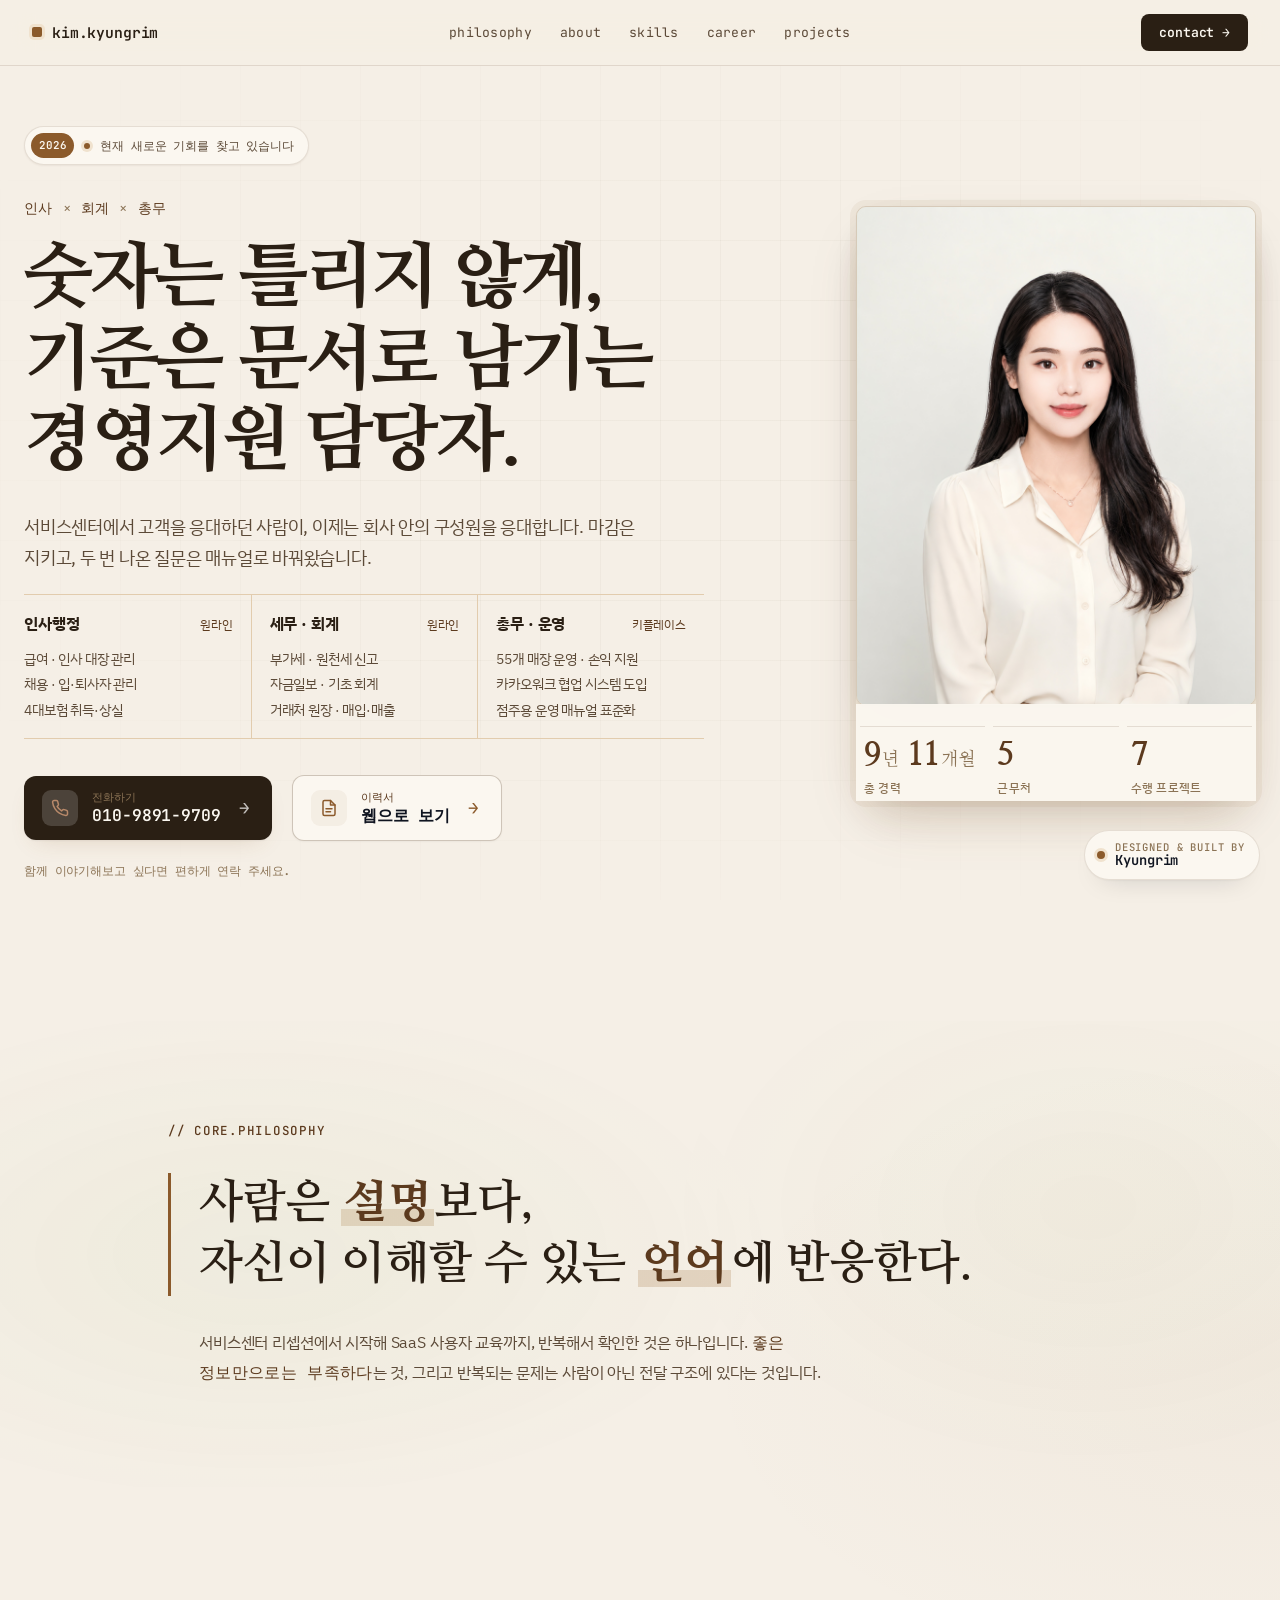
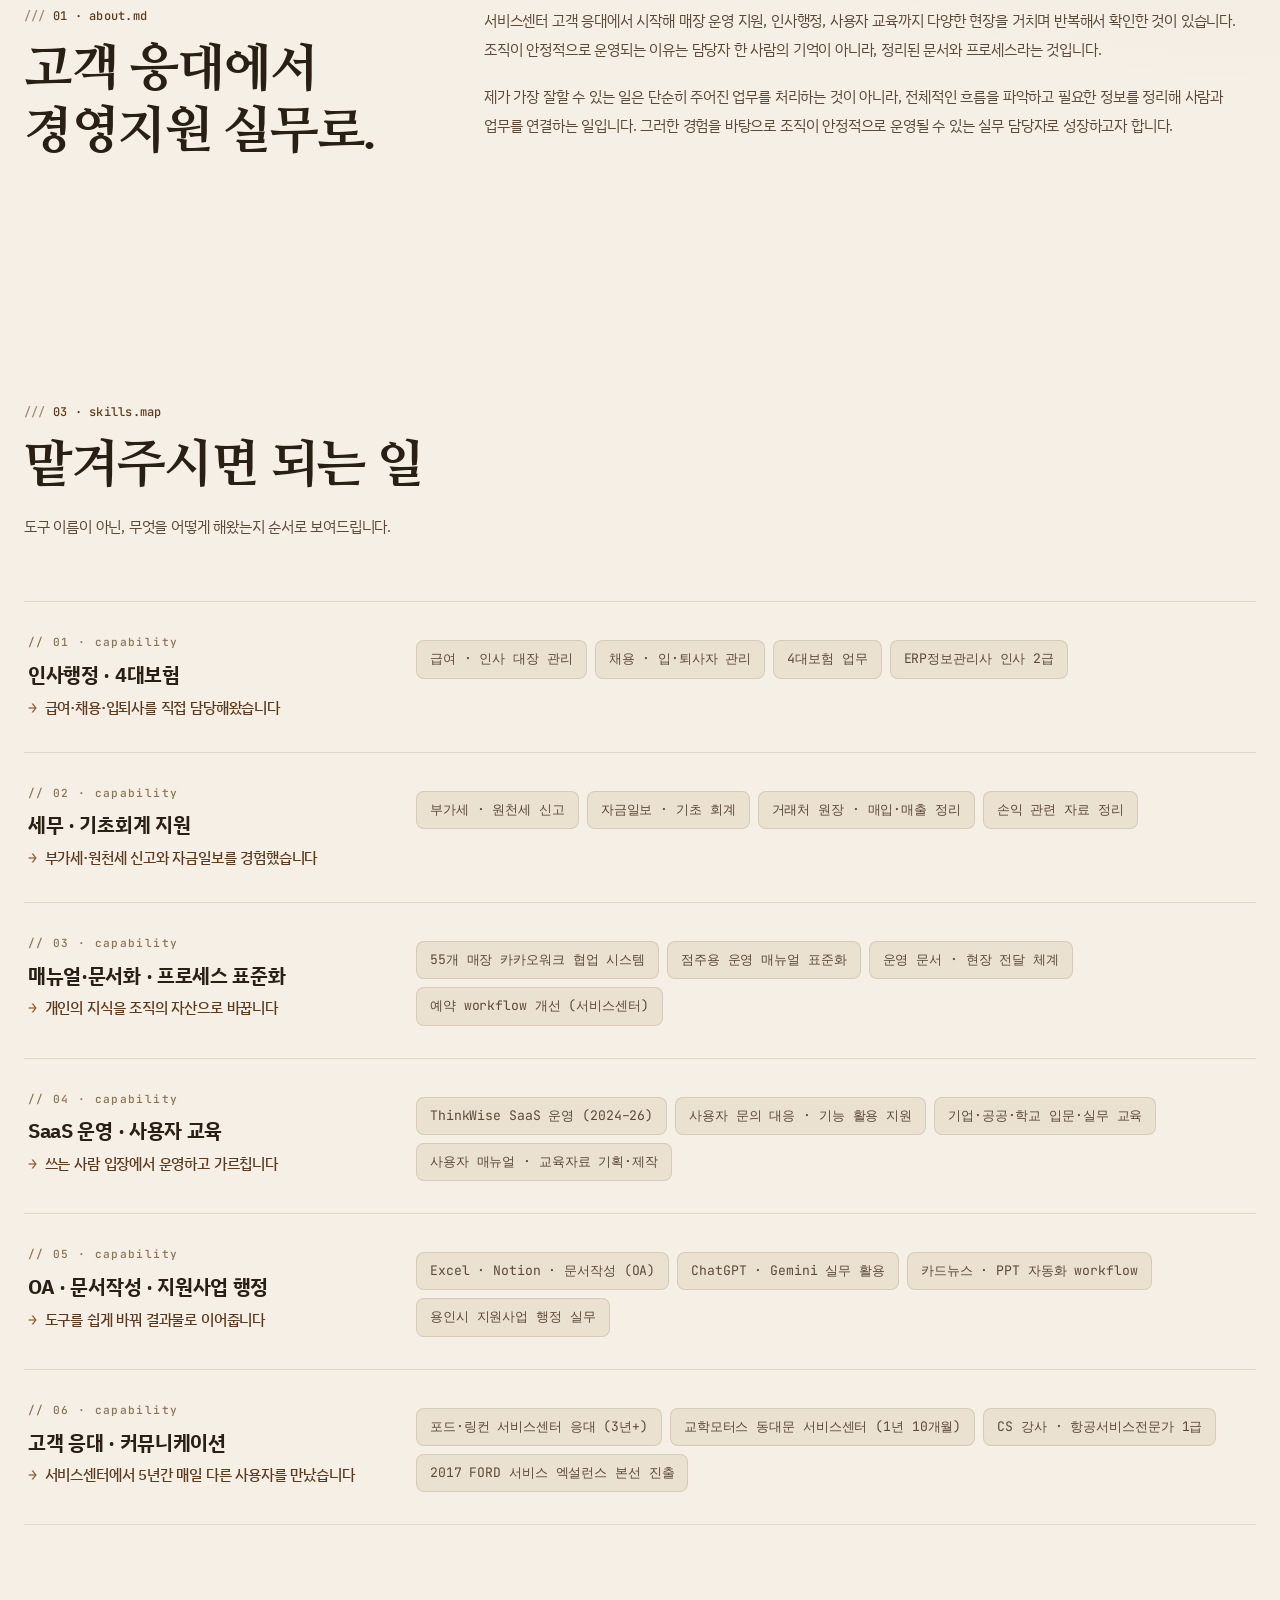
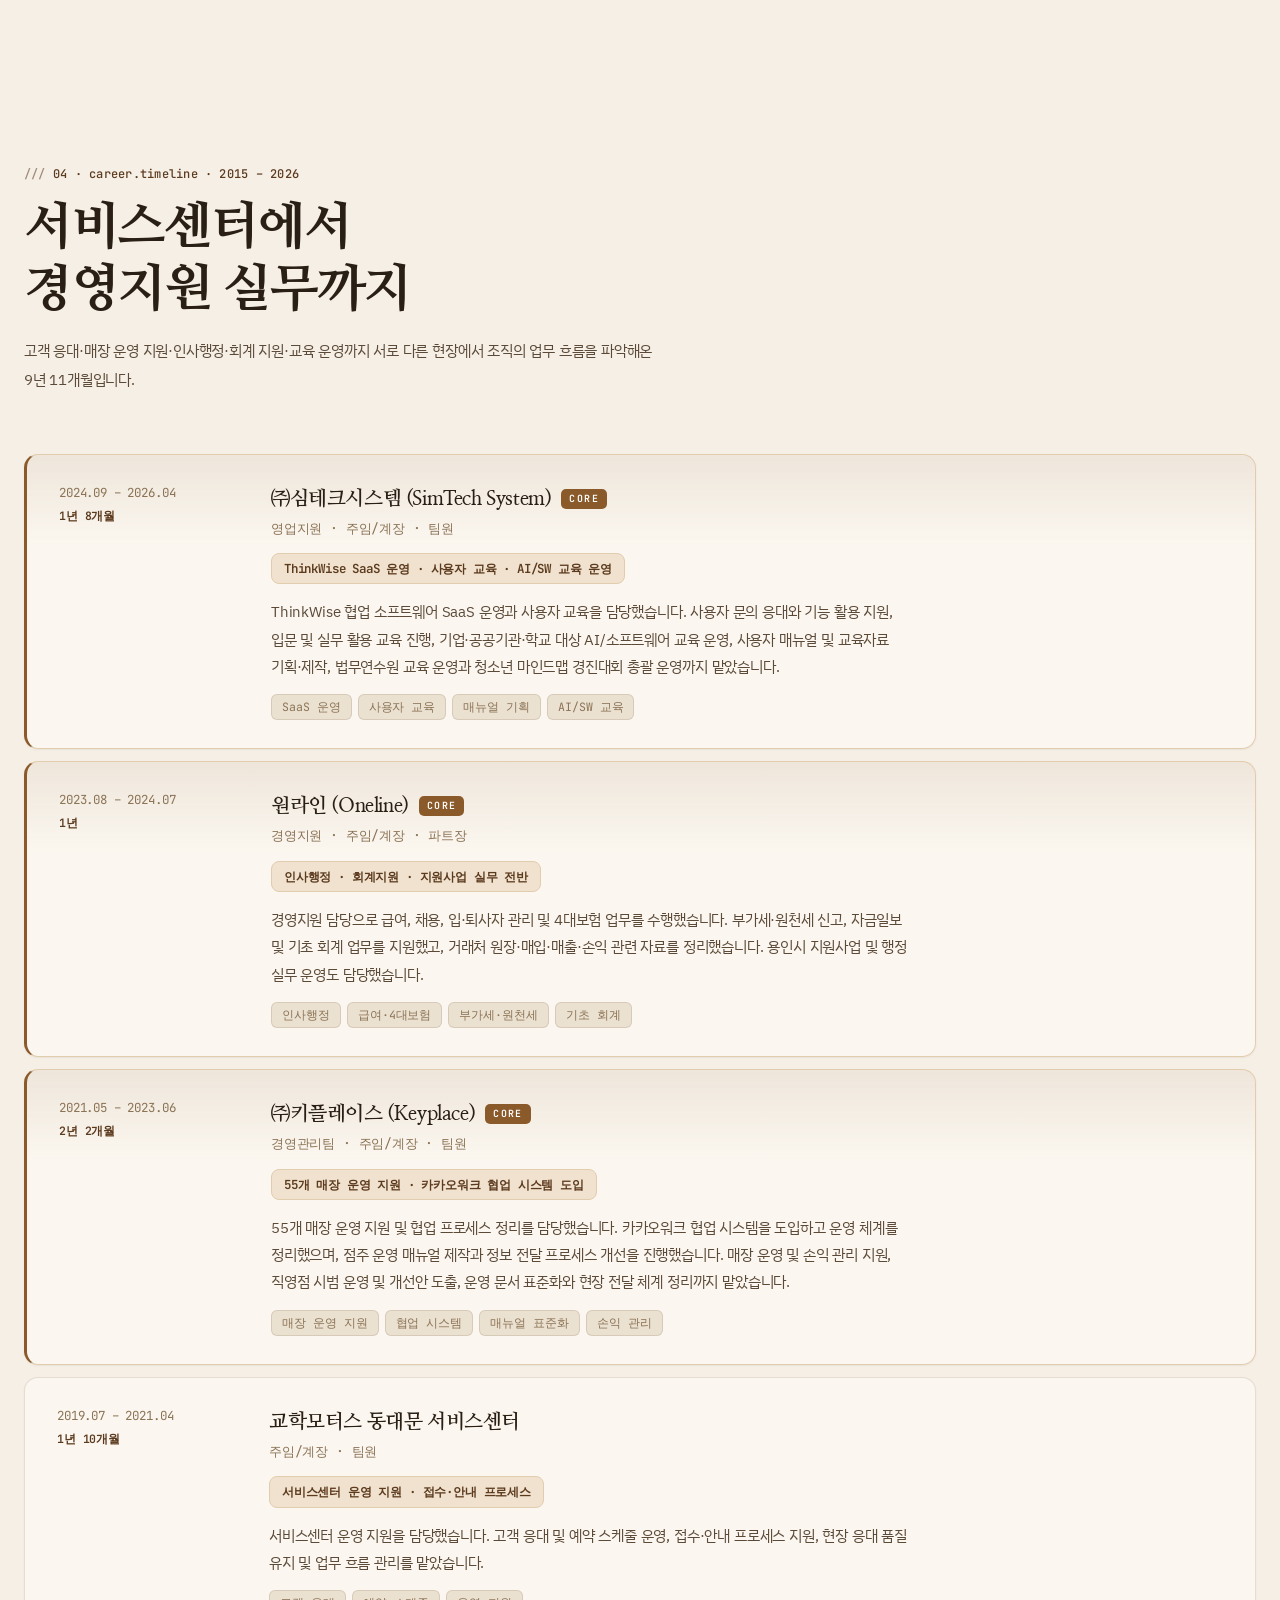
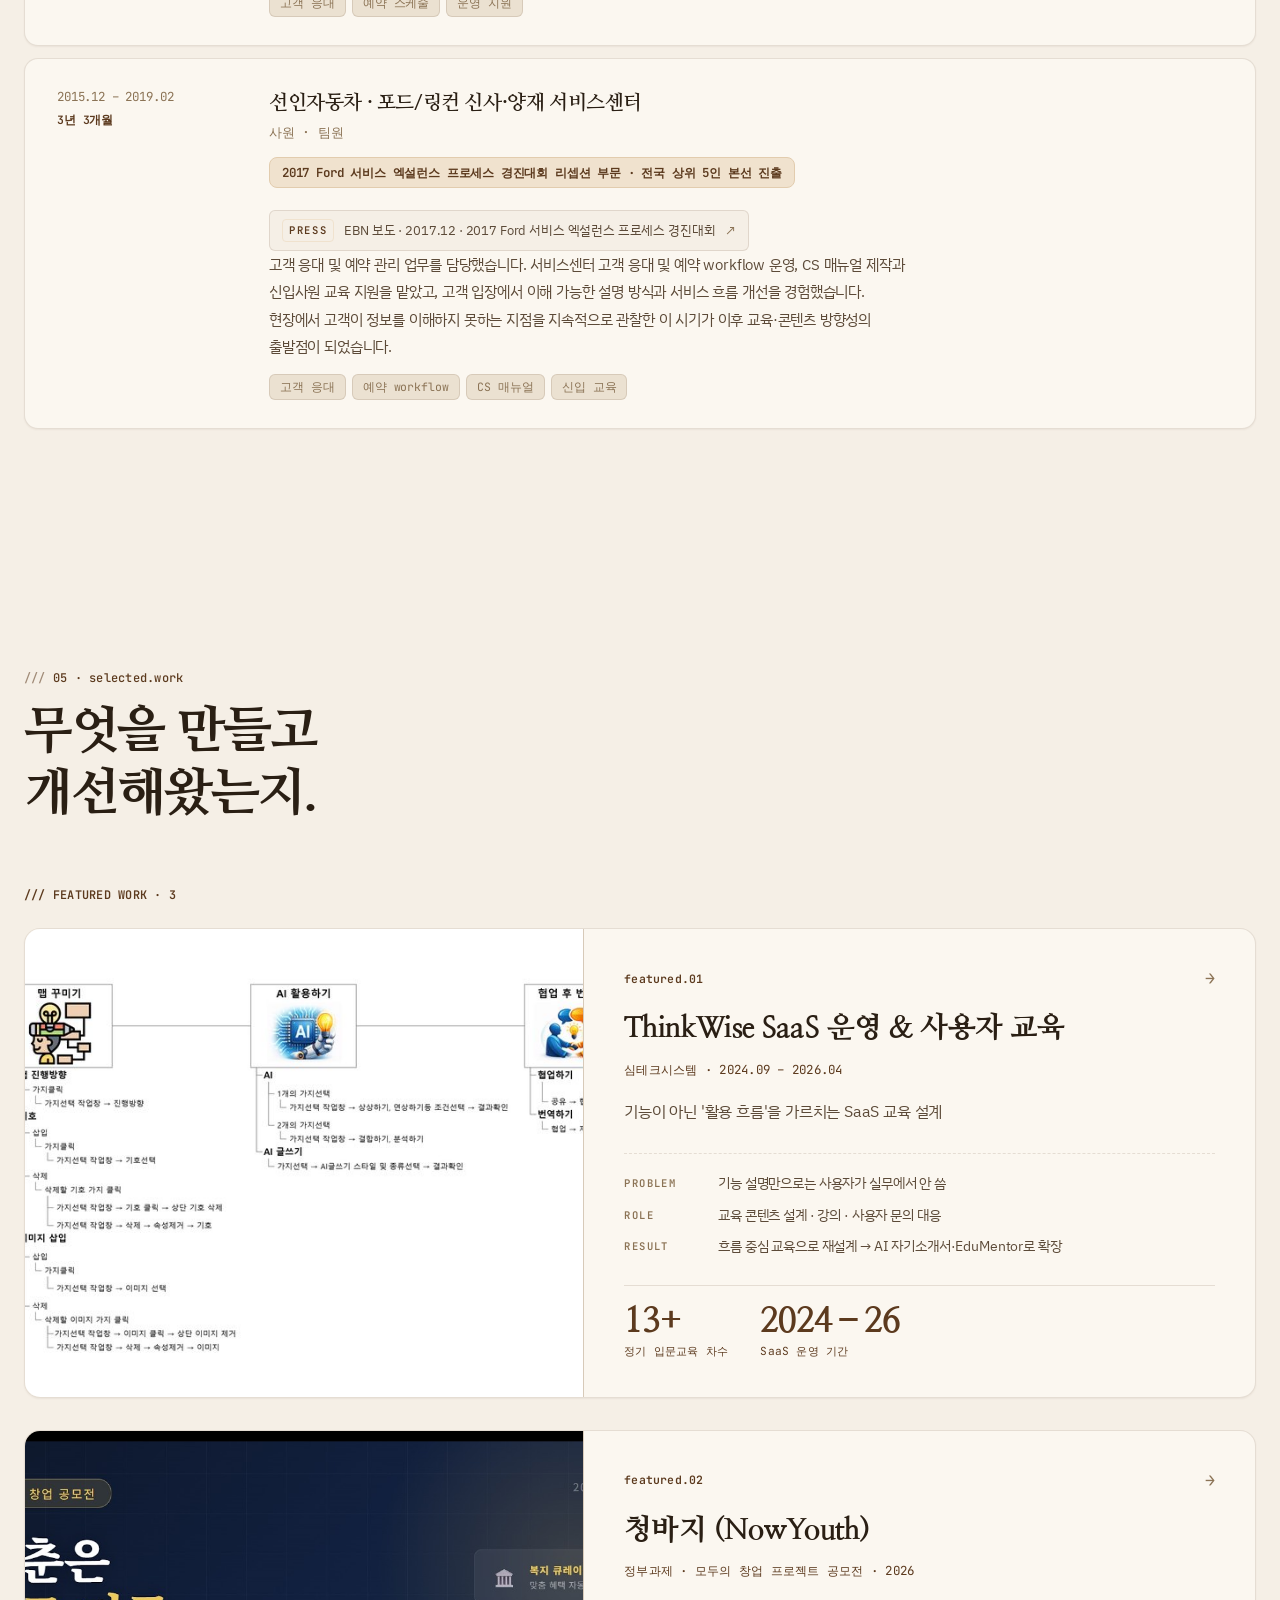
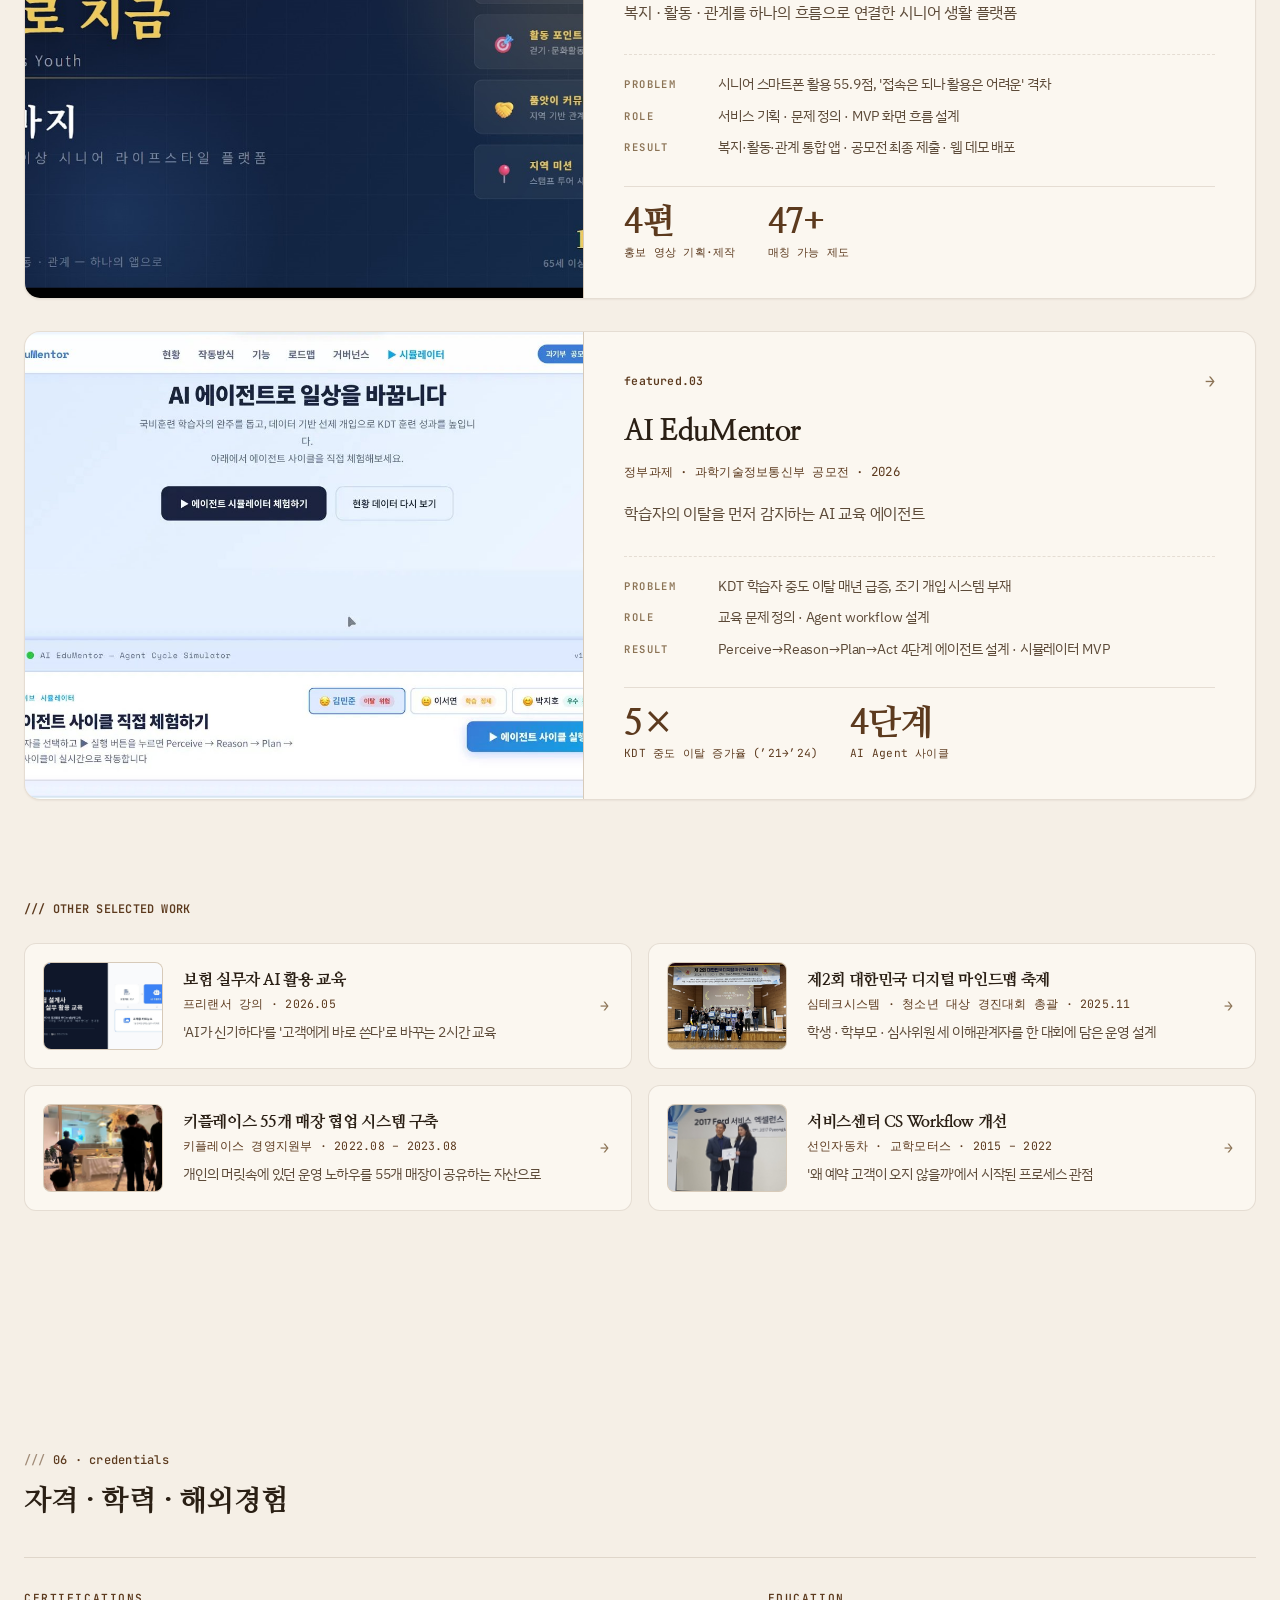
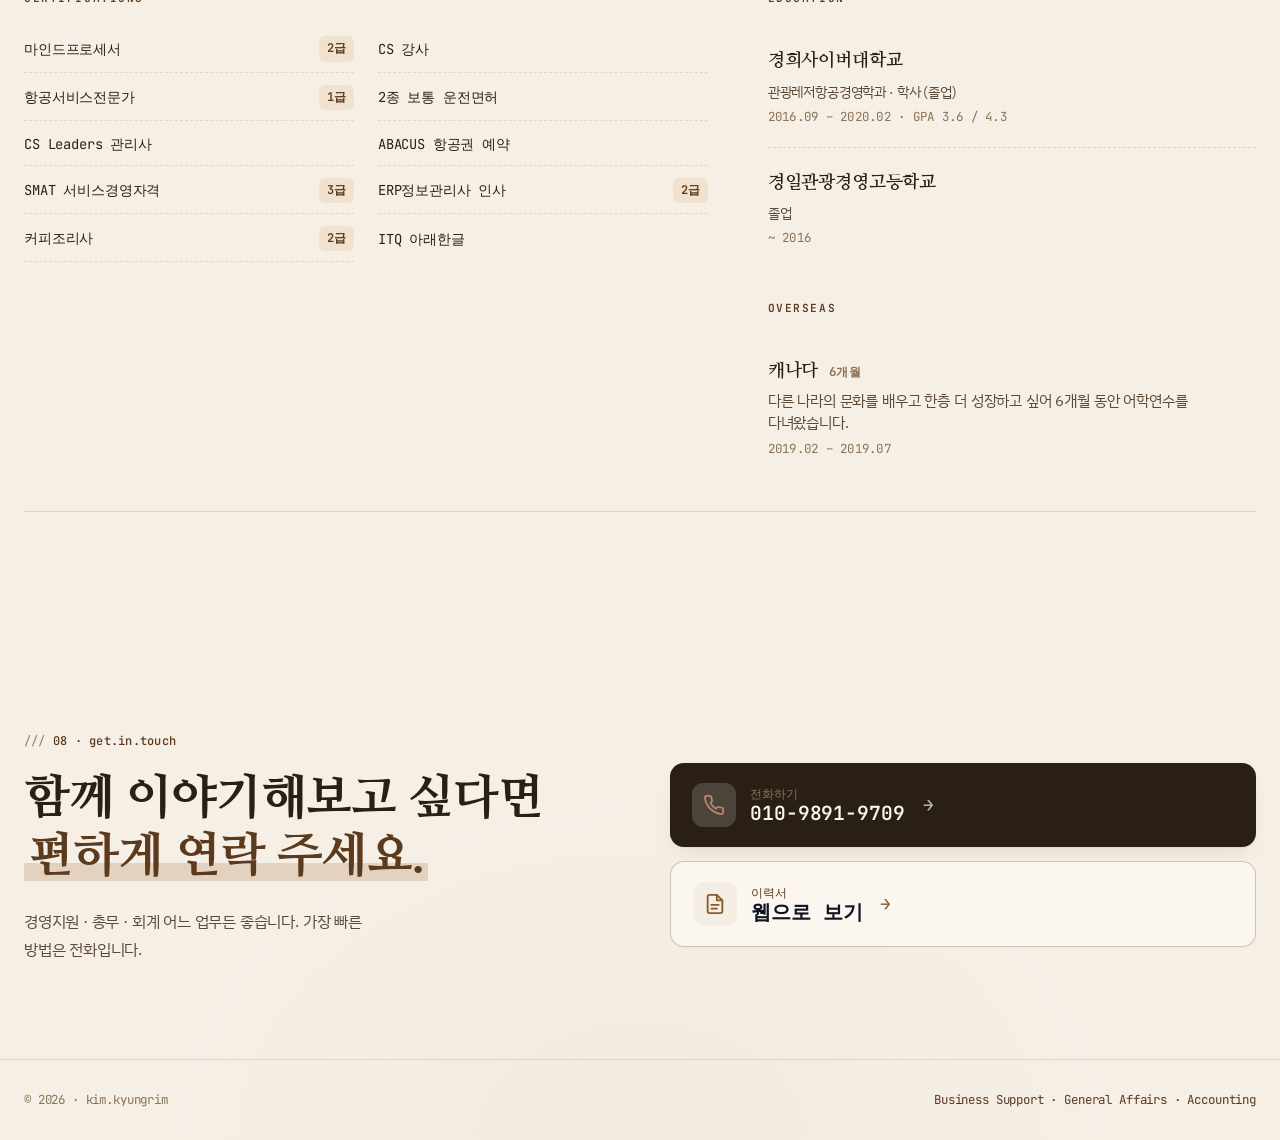
<file: index.html>
<!DOCTYPE html>
<html lang="ko">
<head>
  <meta charset="UTF-8">
  <meta name="viewport" content="width=device-width, initial-scale=1.0">
  <title>김경림 | 경영지원 · 총무 · 회계 실무 포트폴리오</title>
  <meta name="description" content="정확한 실무와 문서화로 조직의 운영을 받쳐온 경영지원 실무 담당자 김경림의 포트폴리오. 급여·채용·4대보험 인사행정, 부가세·원천세 신고와 자금일보 등 회계 지원, 55개 매장 운영 지원과 매뉴얼 표준화까지 총 9년 11개월의 경력입니다.">
  <meta name="theme-color" content="#8b5a2b">
  <meta property="og:type" content="website">
  <meta property="og:title" content="김경림 | 경영지원 · 총무 · 회계 실무 포트폴리오">
  <meta property="og:description" content="인사행정 · 총무 · 회계 지원 · 매장 운영 지원으로 이어온 9년 11개월. 정확한 실무와 문서화로 조직의 운영을 받쳐온 김경림의 포트폴리오.">
  <meta property="og:image" content="assets/profile/profile.jpg?v=2">
  <link rel="stylesheet" href="assets/styles/base.css">
  <link rel="stylesheet" href="assets/styles/tone-c.css">
  <link rel="stylesheet" href="assets/styles/tone-c-refinement.css">
  <link rel="stylesheet" href="assets/styles/warm-brown.css">
  <link rel="stylesheet" href="assets/styles/typography-refinement.css">
  <script src="data/portfolio.js"></script>
  <style>
    .hero-duties {
      display: grid;
      grid-template-columns: repeat(3, 1fr);
      gap: 0;
      max-width: 680px;
      margin: 0 0 36px;
      border-top: 1px solid var(--c-apple-soft-2, rgba(139,90,43,.25));
      border-bottom: 1px solid var(--c-apple-soft-2, rgba(139,90,43,.25));
    }
    .hero-duties .duty { padding: 16px 18px 16px 0; }
    .hero-duties .duty + .duty { padding-left: 18px; border-left: 1px solid var(--c-apple-soft-2, rgba(139,90,43,.2)); }
    .hero-duties .duty-head { display: flex; align-items: baseline; justify-content: space-between; gap: 8px; margin-bottom: 10px; }
    .hero-duties .duty-cat { font-family: var(--c-font-kr); font-weight: 700; font-size: 1rem; color: var(--c-text); letter-spacing: -0.01em; }
    .hero-duties .duty-org { font-family: var(--c-font-kr); font-size: 0.74rem; color: var(--c-apple-deep); white-space: nowrap; }
    .hero-duties ul { list-style: none; margin: 0; padding: 0; }
    .hero-duties li { font-family: var(--c-font-kr); font-size: 0.88rem; line-height: 1.5; color: var(--c-text-2); padding: 2px 0; letter-spacing: -0.01em; }
    @media (max-width: 720px) {
      .hero-duties { grid-template-columns: 1fr; }
      .hero-duties .duty, .hero-duties .duty + .duty { padding: 14px 0; border-left: 0; }
      .hero-duties .duty + .duty { border-top: 1px solid var(--c-apple-soft-2, rgba(139,90,43,.2)); }
    }
  </style>
</head>
<body class="tone-c" data-screen-label="Portfolio - Home">

<nav class="nav">
  <div class="nav-inner">
    <a href="#top" class="nav-brand">kim.kyungrim</a>
    <div class="nav-links">
      <a href="#philosophy" data-nav="philosophy">philosophy</a>
      <a href="#about" data-nav="about">about</a>
      <a href="#skills" data-nav="skills">skills</a>
      <a href="#career" data-nav="career">career</a>
      <a href="#projects" data-nav="projects">projects</a>
    </div>
    <a href="#contact" class="nav-cta">contact →</a>
  </div>
</nav>

<section class="hero" id="top">
  <div class="container-wide">
    <div class="hero-grid">
      <div>
        <div class="hero-tag reveal">
          <span class="badge">2026</span>
          <span class="live"></span>
          현재 새로운 기회를 찾고 있습니다
        </div>
        <div class="hero-position reveal delay-1">인사 <span class="x">×</span> 회계 <span class="x">×</span> 총무</div>
        <h1 class="display-1 reveal delay-1">
          <span class="kr">숫자는 틀리지 않게,</span><br>
          <span class="kr">기준은 문서로 남기는</span><br>
          경영지원 담당자.
        </h1>
        <p class="hero-lead reveal delay-2">서비스센터에서 고객을 응대하던 사람이, 이제는 회사 안의 구성원을 응대합니다. 마감은 지키고, 두 번 나온 질문은 매뉴얼로 바꿔왔습니다.</p>
        <div class="hero-duties reveal delay-3" aria-label="실제 담당 업무">
          <div class="duty">
            <div class="duty-head"><span class="duty-cat">인사행정</span><span class="duty-org">원라인</span></div>
            <ul><li>급여 · 인사 대장 관리</li><li>채용 · 입·퇴사자 관리</li><li>4대보험 취득·상실</li></ul>
          </div>
          <div class="duty">
            <div class="duty-head"><span class="duty-cat">세무 · 회계</span><span class="duty-org">원라인</span></div>
            <ul><li>부가세 · 원천세 신고</li><li>자금일보 · 기초 회계</li><li>거래처 원장 · 매입·매출</li></ul>
          </div>
          <div class="duty">
            <div class="duty-head"><span class="duty-cat">총무 · 운영</span><span class="duty-org">키플레이스</span></div>
            <ul><li>55개 매장 운영 · 손익 지원</li><li>카카오워크 협업 시스템 도입</li><li>점주용 운영 매뉴얼 표준화</li></ul>
          </div>
        </div>
        <div class="hero-cta reveal delay-3">
          <a href="tel:01098919709" class="btn-call" aria-label="전화하기 010-9891-9709">
            <span class="btn-call-icon" aria-hidden="true">
              <svg width="18" height="18" viewBox="0 0 24 24" fill="none" stroke="currentColor" stroke-width="2" stroke-linecap="round" stroke-linejoin="round"><path d="M22 16.92v3a2 2 0 0 1-2.18 2 19.79 19.79 0 0 1-8.63-3.07 19.5 19.5 0 0 1-6-6 19.79 19.79 0 0 1-3.07-8.67A2 2 0 0 1 4.11 2h3a2 2 0 0 1 2 1.72c.13.96.37 1.9.72 2.81a2 2 0 0 1-.45 2.11L8.09 9.91a16 16 0 0 0 6 6l1.27-1.27a2 2 0 0 1 2.11-.45c.91.35 1.85.59 2.81.72A2 2 0 0 1 22 16.92z"/></svg>
            </span>
            <span class="btn-call-body">
              <span class="btn-call-lbl">전화하기</span>
              <span class="btn-call-num">010-9891-9709</span>
            </span>
            <span class="btn-call-arrow" aria-hidden="true">→</span>
          </a>
          <a href="resume.html" class="btn-call btn-call-doc" aria-label="이력서 보기">
            <span class="btn-call-icon" aria-hidden="true">
              <svg width="18" height="18" viewBox="0 0 24 24" fill="none" stroke="currentColor" stroke-width="2" stroke-linecap="round" stroke-linejoin="round"><path d="M14 2H6a2 2 0 0 0-2 2v16a2 2 0 0 0 2 2h12a2 2 0 0 0 2-2V8z"/><polyline points="14 2 14 8 20 8"/><line x1="8" y1="13" x2="16" y2="13"/><line x1="8" y1="17" x2="14" y2="17"/></svg>
            </span>
            <span class="btn-call-body">
              <span class="btn-call-lbl">이력서</span>
              <span class="btn-call-num">웹으로 보기</span>
            </span>
            <span class="btn-call-arrow" aria-hidden="true">→</span>
          </a>
          <span class="hero-cta-hint">함께 이야기해보고 싶다면 편하게 연락 주세요.</span>
        </div>
      </div>
      <div class="hero-portrait reveal delay-2">
        <img src="assets/profile/profile.jpg?v=2" alt="김경림 프로필 사진">
        <div class="portrait-stats">
          <div class="stat">
            <div class="stat-num" id="stat-exp"></div>
            <div class="stat-lbl">총 경력</div>
          </div>
          <div class="stat">
            <div class="stat-num" id="stat-roles"></div>
            <div class="stat-lbl">근무처</div>
          </div>
          <div class="stat">
            <div class="stat-num" id="stat-projects"></div>
            <div class="stat-lbl">수행 프로젝트</div>
          </div>
        </div>
      </div>
    </div>
  </div>
</section>

<section class="philosophy" id="philosophy">
  <div class="container-wide">
    <div class="philosophy-editorial reveal">
      <div class="ph-label">// core.philosophy</div>
      <blockquote class="ph-quote">
        사람은 <em>설명</em>보다,<br>자신이 이해할 수 있는 <em>언어</em>에 반응한다.
      </blockquote>
      <p class="ph-sub">
        서비스센터 리셉션에서 시작해 SaaS 사용자 교육까지, 반복해서 확인한 것은 하나입니다.
        <span class="mono" style="color:var(--c-apple-deep)">좋은 정보만으로는 부족하다</span>는 것, 그리고 반복되는 문제는 사람이 아닌 전달 구조에 있다는 것입니다.
      </p>
    </div>
  </div>
</section>

<section id="about">
  <div class="container-wide">
    <div class="about-grid">
      <div class="reveal">
        <div class="eyebrow" style="margin-bottom: 12px;">01 · about.md</div>
        <h2 class="display-2"><span class="kr">고객 응대에서<br>경영지원 실무로.</span></h2>
      </div>
      <div class="body reveal delay-1" id="about-body"></div>
    </div>


  </div>
</section>

<section id="skills">
  <div class="container-wide">
    <div class="section-header reveal">
      <div class="eyebrow">03 · skills.map</div>
      <h2 class="display-2"><span class="kr">맡겨주시면 되는 일</span></h2>
      <p class="body" style="max-width:640px;margin-top:16px;">도구 이름이 아닌, 무엇을 어떻게 해왔는지 순서로 보여드립니다.</p>
    </div>
    <div class="skills-editorial" id="skills-grid"></div>
  </div>
</section>

<section id="career">
  <div class="container-wide">
    <div class="section-header reveal">
      <div class="eyebrow">04 · career.timeline · 2015 – 2026</div>
      <h2 class="display-2"><span class="kr">서비스센터에서<br>경영지원 실무까지</span></h2>
      <p class="body" style="max-width:640px;margin-top:16px;">고객 응대·매장 운영 지원·인사행정·회계 지원·교육 운영까지 서로 다른 현장에서 조직의 업무 흐름을 파악해온 9년 11개월입니다.</p>
    </div>
    <div class="timeline" id="timeline"></div>
  </div>
</section>

<section id="projects">
  <div class="container-wide">
    <div class="section-header reveal">
      <div class="eyebrow">05 · selected.work</div>
      <h2 class="display-2"><span class="kr">무엇을 만들고<br>개선해왔는지.</span></h2>
    </div>

    <div class="featured-label reveal">
      <span class="mono">/// FEATURED WORK · 3</span>
    </div>
    <div class="featured-grid" id="featured-grid"></div>

    <div class="other-label reveal" style="margin-top: 100px;">
      <span class="mono">/// OTHER SELECTED WORK</span>
    </div>
    <div class="other-grid" id="other-grid"></div>
  </div>
</section>

<section id="credentials">
  <div class="container-wide">
    <div class="section-header reveal" style="margin-bottom:36px;">
      <div class="eyebrow">06 · credentials</div>
      <h2 class="heading"><span class="kr">자격 · 학력 · 해외경험</span></h2>
    </div>
    <div class="credentials-compact">
      <div class="cred-col reveal">
        <div class="cred-col-title">Certifications</div>
        <div class="cred-list" id="cert-list"></div>
      </div>
      <div class="cred-col reveal delay-1">
        <div class="cred-col-title">Education</div>
        <div id="edu-list"></div>
        <div class="cred-col-title" style="margin-top:32px;">Overseas</div>
        <div id="overseas-list"></div>
      </div>
    </div>
  </div>
</section>

<section class="contact" id="contact">
  <div class="container-wide">
    <div class="contact-final">
      <div class="reveal">
        <div class="eyebrow" style="margin-bottom: 20px;">08 · get.in.touch</div>
        <h2 class="contact-title">
          함께 이야기해보고 싶다면<br>
          <em>편하게 연락 주세요.</em>
        </h2>
        <p class="contact-desc">경영지원 · 총무 · 회계 어느 업무든 좋습니다. 가장 빠른 방법은 전화입니다.</p>
      </div>
      <div class="contact-cta reveal delay-1">
        <a href="tel:01098919709" class="btn-call btn-call-lg" id="contact-phone-btn" aria-label="전화하기 010-9891-9709">
          <span class="btn-call-icon" aria-hidden="true">
            <svg width="22" height="22" viewBox="0 0 24 24" fill="none" stroke="currentColor" stroke-width="2" stroke-linecap="round" stroke-linejoin="round"><path d="M22 16.92v3a2 2 0 0 1-2.18 2 19.79 19.79 0 0 1-8.63-3.07 19.5 19.5 0 0 1-6-6 19.79 19.79 0 0 1-3.07-8.67A2 2 0 0 1 4.11 2h3a2 2 0 0 1 2 1.72c.13.96.37 1.9.72 2.81a2 2 0 0 1-.45 2.11L8.09 9.91a16 16 0 0 0 6 6l1.27-1.27a2 2 0 0 1 2.11-.45c.91.35 1.85.59 2.81.72A2 2 0 0 1 22 16.92z"/></svg>
          </span>
          <span class="btn-call-body">
            <span class="btn-call-lbl">전화하기</span>
            <span class="btn-call-num">010-9891-9709</span>
          </span>
          <span class="btn-call-arrow" aria-hidden="true">→</span>
        </a>
        <a href="resume.html" class="btn-call btn-call-lg btn-call-doc" aria-label="이력서 보기">
          <span class="btn-call-icon" aria-hidden="true">
            <svg width="22" height="22" viewBox="0 0 24 24" fill="none" stroke="currentColor" stroke-width="2" stroke-linecap="round" stroke-linejoin="round"><path d="M14 2H6a2 2 0 0 0-2 2v16a2 2 0 0 0 2 2h12a2 2 0 0 0 2-2V8z"/><polyline points="14 2 14 8 20 8"/><line x1="8" y1="13" x2="16" y2="13"/><line x1="8" y1="17" x2="14" y2="17"/></svg>
          </span>
          <span class="btn-call-body">
            <span class="btn-call-lbl">이력서</span>
            <span class="btn-call-num">웹으로 보기</span>
          </span>
          <span class="btn-call-arrow" aria-hidden="true">→</span>
        </a>
      </div>
    </div>
  </div>
</section>

<footer>
  <div class="container-wide footer-inner">
    <span>© 2026 · kim.kyungrim</span>
    <span class="footer-tag">Business Support · General Affairs · Accounting</span>
  </div>
</footer>

<!-- ── Built-by badge (fixed, bottom-right) ─────────────────── -->
<button type="button" class="built-badge" id="built-badge" aria-label="이 사이트 제작 정보 열기">
  <span class="built-badge-dot" aria-hidden="true"></span>
  <span class="built-badge-text">
    <span class="built-badge-line1">Designed &amp; built by</span>
    <span class="built-badge-line2">Kyungrim</span>
  </span>
</button>

<!-- ── Built-by modal ───────────────────────────────────────── -->
<div class="built-modal" id="built-modal" role="dialog" aria-modal="true" aria-labelledby="built-modal-title" hidden>
  <div class="built-modal-backdrop" data-close="1"></div>
  <div class="built-modal-panel" role="document">
    <button type="button" class="built-modal-close" aria-label="닫기" data-close="1">×</button>
    <div class="built-modal-eyebrow mono">// colophon</div>
    <h3 class="built-modal-title" id="built-modal-title">이 사이트는 직접 설계·제작했습니다.</h3>
    <p class="built-modal-body">
      기획부터 정보 구조, 시각 디자인, 문구, 코드까지 <em>김경림</em>이 직접 작업했습니다.
      외주 없이 혼자 만들었고, 앞으로도 계속 다듬어갈 계획입니다.
    </p>
    <div class="built-modal-meta">
      <div class="built-modal-meta-row">
        <span class="built-modal-meta-label mono">tools</span>
        <span class="built-modal-meta-value">Genspark · HTML / CSS · GitHub Pages</span>
      </div>
      <div class="built-modal-meta-row">
        <span class="built-modal-meta-label mono">source</span>
        <span class="built-modal-meta-value">kyungrim-kim.github.io/portfolio</span>
      </div>
    </div>
    <div class="built-modal-foot mono">— Kyungrim, 2026</div>
  </div>
</div>

<script src="assets/scripts/reveal.js"></script>
<script>
  const D = window.PORTFOLIO_DATA;

  // ── Sanity check: log schema
  console.log('[portfolio] schema keys:', Object.keys(D || {}));
  if (!Array.isArray(D.strengths) || !Array.isArray(D.timeline) || !Array.isArray(D.projects)) {
    console.error('[portfolio] Stale schema detected. Reload the page with Cmd/Ctrl+Shift+R to clear cache.');
    document.body.insertAdjacentHTML('afterbegin', '<div style="position:fixed;top:0;left:0;right:0;z-index:9999;background:#ff3b30;color:#fff;padding:16px 24px;font-family:system-ui;font-weight:600;text-align:center;">데이터 스키마 불일치 — Cmd/Ctrl+Shift+R로 강력 새로고침해 주세요. (cached older portfolio.js)</div>');
  }

  // ── About body
  document.getElementById('about-body').innerHTML =
    D.philosophy.body.split('\n\n').map(p => `<p style="margin: 0 0 1.2em 0;">${p}</p>`).join('');


  // ── Skills (Capability → Action → Tools)
  document.getElementById('skills-grid').innerHTML = D.skills.map((s, i) => `
    <div class="skill-row reveal delay-${(i%4)+1}">
      <div class="skill-capability">
        <div class="skill-cap-label mono">// ${String(i+1).padStart(2,'0')} · capability</div>
        <div class="skill-cap-title">${s.capability}</div>
        <div class="skill-cap-action"><span class="skill-arrow">→</span> ${s.action}</div>
      </div>
      <ul class="skill-tools">${s.tools.map(t => `<li>${t}</li>`).join('')}</ul>
    </div>
  `).join('');

  // ── Timeline (major companies highlighted)
  const majorCompanies = ['원라인', '키플레이스', '심테크시스템'];
  document.getElementById('timeline').innerHTML = D.timeline.map((t) => {
    const isMajor = majorCompanies.some(m => t.company.includes(m));
    const classes = ['timeline-item', 'reveal'];
    if (t.minor) classes.push('minor');
    if (isMajor) classes.push('major');
    return `
    <div class="${classes.join(' ')}">
      <div class="tl-period">
        <span class="tl-period-range">${t.period}</span>
        <span class="tl-duration">${t.duration}</span>
      </div>
      <div class="tl-body">
        <div class="tl-company">${t.company}${isMajor ? '<span class="tl-key" aria-label="핵심 경력">CORE</span>' : ''}</div>
        <div class="tl-role">${t.role}</div>
        ${t.highlight ? `<div class="tl-highlight">${t.highlight}</div>` : ''}
        ${t.press ? `<a class="tl-press" href="${t.press.url}" target="_blank" rel="noopener noreferrer" aria-label="언론 보도 · 새 창에서 열림"><span class="tl-press-lbl mono">PRESS</span><span class="tl-press-txt">${t.press.label}</span><span class="tl-press-arrow" aria-hidden="true">↗</span></a>` : ''}
        <div class="tl-desc">${t.description}</div>
        <div class="tl-tags">${t.tags.map(tag => `<span class="tl-tag">${tag}</span>`).join('')}</div>
      </div>
    </div>`;
  }).join('');

  // ── Projects: Featured (large) + Other (compact)
  const featured = D.projects.filter(p => p.featured);
  const others = D.projects.filter(p => !p.featured);

  document.getElementById('featured-grid').innerHTML = featured.map((p, i) => `
    <a href="projects/${p.id}.html" class="featured-card reveal delay-${(i%2)+1}">
      <div class="featured-cover"><img src="${p.cover}" alt="${p.title}" loading="lazy"></div>
      <div class="featured-body">
        <div class="featured-head">
          <span class="featured-num mono">featured.${String(i+1).padStart(2,'0')}</span>
          <span class="featured-arrow">→</span>
        </div>
        <div class="featured-title">${p.title}</div>
        <div class="featured-subtitle mono">${p.subtitle}</div>
        <div class="featured-tagline">${p.tagline}</div>

        ${p.problemShort ? `
        <div class="featured-meta">
          <div class="meta-row"><span class="meta-lbl mono">PROBLEM</span><span class="meta-val">${p.problemShort}</span></div>
          ${p.role && p.role.length ? `<div class="meta-row"><span class="meta-lbl mono">ROLE</span><span class="meta-val">${p.role.slice(0,2).join(' · ')}</span></div>` : ''}
          ${p.resultShort ? `<div class="meta-row"><span class="meta-lbl mono">RESULT</span><span class="meta-val">${p.resultShort}</span></div>` : ''}
        </div>` : ''}

        ${p.impact && p.impact.length ? `
        <div class="featured-impact">
          ${p.impact.map(im => `
            <div class="impact-cell">
              <div class="impact-num">${im.num}</div>
              <div class="impact-lbl mono">${im.label}</div>
            </div>
          `).join('')}
        </div>` : ''}
      </div>
    </a>
  `).join('');

  document.getElementById('other-grid').innerHTML = others.map((p, i) => `
    <a href="projects/${p.id}.html" class="other-card reveal delay-${(i%2)+1}">
      <div class="other-cover"><img src="${p.cover}" alt="${p.title}" loading="lazy"></div>
      <div class="other-body">
        <div class="other-title">${p.title}</div>
        <div class="other-subtitle mono">${p.subtitle}</div>
        <div class="other-tagline">${p.tagline}</div>
      </div>
      <span class="other-arrow" aria-hidden="true">→</span>
    </a>
  `).join('');

  // ── Credentials (compact)
  document.getElementById('cert-list').innerHTML = D.certificates.map(c => `
    <div class="cred-item">
      <span class="cred-name">${c.name}</span>
      ${c.grade ? `<span class="cred-grade">${c.grade}</span>` : ''}
    </div>
  `).join('');

  document.getElementById('edu-list').innerHTML = D.education.map(e => `
    <div class="edu-item">
      <div class="edu-school">${e.school}</div>
      <div class="edu-degree">${e.degree}</div>
      <div class="edu-meta mono">${e.period} ${e.grade ? '· GPA ' + e.grade : ''}</div>
    </div>
  `).join('');

  if (D.overseas && D.overseas.length) {
    document.getElementById('overseas-list').innerHTML = D.overseas.map(o => `
      <div class="edu-item">
        <div class="edu-school">${o.country} <span class="mono" style="color:var(--c-text-3);font-size:0.78rem;margin-left:6px;">${o.duration}</span></div>
        <div class="edu-degree" style="color:var(--c-text-2);font-size:0.92rem;line-height:1.55;margin-top:4px;">${o.description}</div>
        <div class="edu-meta mono">${o.period}</div>
      </div>
    `).join('');
  }

  // ── Hero stats
  const expMatch = D.profile.yearsExperience.match(/(\d+)\D+(\d+)/);
  document.getElementById('stat-exp').innerHTML = expMatch
    ? `<span style="white-space:nowrap">${expMatch[1]}<span class="stat-unit">년</span> ${expMatch[2]}<span class="stat-unit">개월</span></span>`
    : D.profile.yearsExperience;
  document.getElementById('stat-roles').textContent = D.timeline.length;
  document.getElementById('stat-projects').textContent = D.projects.length;

  // ── Reveal on first paint
  setTimeout(() => {
    document.querySelectorAll('.reveal:not(.is-visible)').forEach(el => {
      const rect = el.getBoundingClientRect();
      if (rect.top < window.innerHeight) el.classList.add('is-visible');
    });
  }, 50);

  // ── Nav active state (scroll spy)
  const navLinks = document.querySelectorAll('.nav-links a[data-nav]');
  const sections = ['philosophy', 'about', 'skills', 'career', 'projects'].map(id => document.getElementById(id));
  function updateActiveNav() {
    const y = window.scrollY + 140;
    let active = null;
    sections.forEach(s => {
      if (s && s.offsetTop <= y) active = s.id;
    });
    navLinks.forEach(a => {
      a.classList.toggle('active', a.dataset.nav === active);
    });
  }
  window.addEventListener('scroll', updateActiveNav, { passive: true });
  updateActiveNav();

  // ── Built-by modal
  (function () {
    const badge = document.getElementById('built-badge');
    const modal = document.getElementById('built-modal');
    if (!badge || !modal) return;

    let lastFocus = null;

    function openModal() {
      lastFocus = document.activeElement;
      modal.hidden = false;
      document.body.style.overflow = 'hidden';
      const closeBtn = modal.querySelector('.built-modal-close');
      if (closeBtn) closeBtn.focus();
    }
    function closeModal() {
      modal.hidden = true;
      document.body.style.overflow = '';
      if (lastFocus && lastFocus.focus) lastFocus.focus();
    }

    badge.addEventListener('click', openModal);
    modal.addEventListener('click', (e) => {
      if (e.target instanceof Element && e.target.dataset && e.target.dataset.close) closeModal();
    });
    document.addEventListener('keydown', (e) => {
      if (e.key === 'Escape' && !modal.hidden) closeModal();
    });
  })();
</script>
<script type="module" src="https://static.cloudflareinsights.com/beacon.min.js/v4513226cdae34746b4dedf0b4dfa099e1781791509496" integrity="sha512-ZE9pZaUXND66v380QUtch/5sE9tPFh2zg45pR2PB0CVkCtOREv2AJKkSidISWkysEuQ0EH8faUU5du78bx87UQ==" data-cf-beacon='{"version":"2024.11.0","token":"4edd5f8ec12a48cfa682ab8261b80a79"}' crossorigin="anonymous"></script>
</body>
</html>
</file>
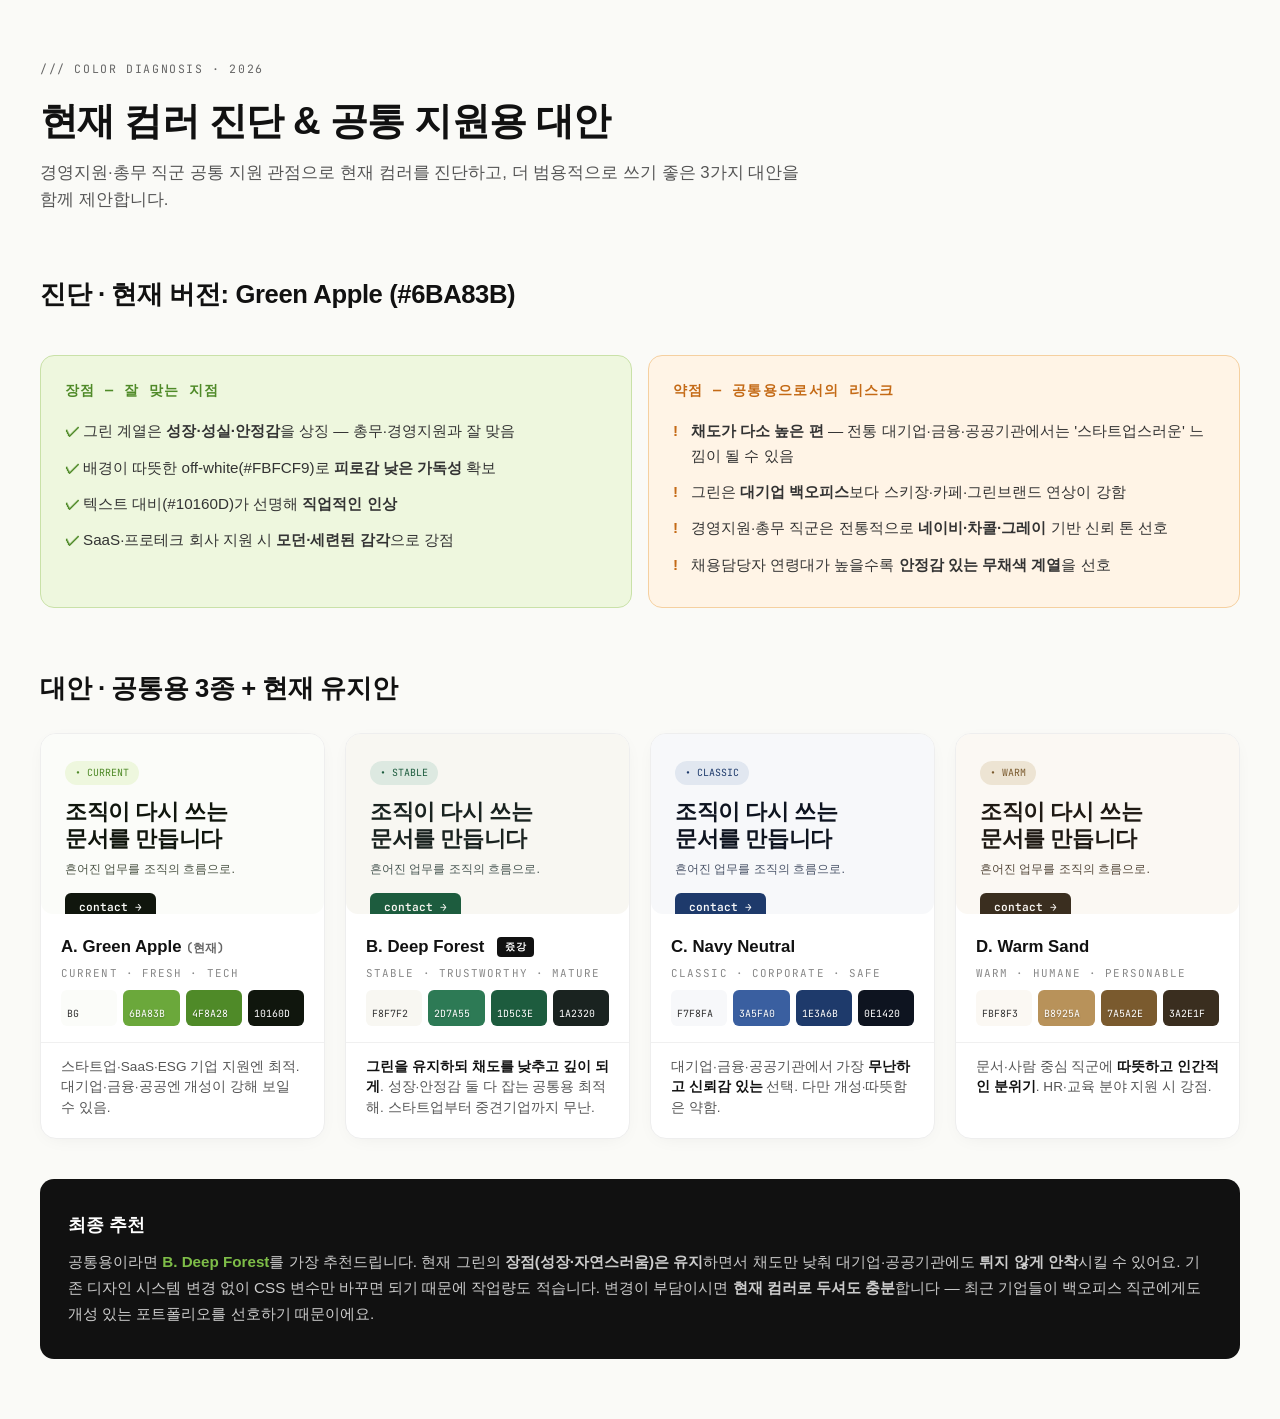
<file: color-diagnosis.html>
<!DOCTYPE html>
<html lang="ko">
<head>
<meta charset="UTF-8">
<meta name="viewport" content="width=device-width, initial-scale=1.0">
<title>포트폴리오 컴러 진단 & 대안</title>
<link href="https://fonts.googleapis.com/css2?family=JetBrains+Mono:wght@400;500;600&family=Pretendard:wght@400;500;600;700&family=Space+Grotesk:wght@400;500;600;700&display=swap" rel="stylesheet">
<style>
*{box-sizing:border-box;margin:0;padding:0}
body{font-family:'Pretendard',-apple-system,sans-serif;background:#FAFAF7;color:#111;line-height:1.6;padding:60px 40px}
.wrap{max-width:1360px;margin:0 auto}
.mono{font-family:'JetBrains Mono',monospace}
h1{font-family:'Space Grotesk',sans-serif;font-size:2.4rem;font-weight:700;letter-spacing:-0.02em;margin-bottom:8px}
h2{font-family:'Space Grotesk',sans-serif;font-size:1.6rem;font-weight:600;margin:60px 0 20px;letter-spacing:-0.015em}
h3{font-family:'Space Grotesk',sans-serif;font-size:1.1rem;font-weight:600;margin-bottom:8px}
.eyebrow{font-family:'JetBrains Mono',monospace;font-size:0.72rem;color:#666;letter-spacing:0.14em;text-transform:uppercase;margin-bottom:12px}
.lead{color:#555;font-size:1.05rem;max-width:780px;margin-bottom:16px}

/* Diagnosis card */
.diag{display:grid;grid-template-columns:1fr 1fr;gap:16px;margin:40px 0 20px}
.pro,.con{padding:24px;border-radius:14px}
.pro{background:#EEF7DE;border:1px solid #C9E1A8}
.con{background:#FFF4E6;border:1px solid #F5D0A0}
.pro h4,.con h4{font-size:0.85rem;letter-spacing:0.1em;text-transform:uppercase;margin-bottom:12px;font-family:'JetBrains Mono',monospace}
.pro h4{color:#4F8A28}
.con h4{color:#C46A16}
.pro ul,.con ul{list-style:none;padding:0}
.pro li,.con li{padding:6px 0;font-size:0.95rem;color:#333;position:relative;padding-left:18px}
.pro li::before{content:'✓';position:absolute;left:0;color:#4F8A28;font-weight:700}
.con li::before{content:'!';position:absolute;left:0;color:#C46A16;font-weight:700}

/* Palette cards */
.palette-grid{display:grid;grid-template-columns:repeat(4,1fr);gap:20px;margin-top:24px}
.p-card{background:#fff;border-radius:16px;overflow:hidden;box-shadow:0 4px 20px -8px rgba(0,0,0,0.08);border:1px solid #EEE}
.p-preview{height:180px;position:relative;overflow:hidden}
.p-label{padding:20px 20px 8px}
.p-label .name{font-family:'Space Grotesk',sans-serif;font-weight:700;font-size:1.05rem;margin-bottom:4px}
.p-label .type{font-family:'JetBrains Mono',monospace;font-size:0.68rem;color:#888;letter-spacing:0.1em;text-transform:uppercase}
.p-chips{display:flex;padding:0 20px 16px;gap:6px}
.p-chip{flex:1;height:36px;border-radius:6px;position:relative;font-family:'JetBrains Mono',monospace;font-size:0.62rem;color:#fff;display:flex;align-items:flex-end;padding:4px 6px;text-shadow:0 1px 2px rgba(0,0,0,0.3)}
.p-note{padding:14px 20px 20px;border-top:1px solid #F0F0F0;font-size:0.85rem;color:#555;line-height:1.5}
.p-note strong{color:#111}
.recommend{display:inline-block;margin-left:8px;padding:2px 8px;background:#111;color:#fff;font-family:'JetBrains Mono',monospace;font-size:0.62rem;border-radius:4px;letter-spacing:0.06em;vertical-align:middle}

/* Mini portfolio previews */
.mini{border-radius:12px;padding:24px;height:100%;position:relative;overflow:hidden}
.mini .mini-tag{display:inline-block;padding:4px 10px;border-radius:999px;font-family:'JetBrains Mono',monospace;font-size:0.62rem;margin-bottom:14px}
.mini h5{font-family:'Pretendard',sans-serif;font-size:1.4rem;font-weight:700;letter-spacing:-0.02em;line-height:1.2;margin-bottom:8px}
.mini p{font-size:0.78rem;line-height:1.5;margin-bottom:14px}
.mini .btn{display:inline-block;padding:6px 14px;border-radius:6px;font-family:'JetBrains Mono',monospace;font-size:0.7rem;font-weight:600}

.section-note{background:#111;color:#fff;padding:32px 28px;border-radius:14px;margin-top:40px}
.section-note h3{color:#fff;font-family:'Space Grotesk',sans-serif;margin-bottom:10px}
.section-note p{color:#ccc;font-size:0.95rem;line-height:1.7}
.section-note .highlight{color:#7EBD48;font-weight:600}
</style>
</head>
<body>
<div class="wrap">

<div class="eyebrow">/// COLOR DIAGNOSIS · 2026</div>
<h1>현재 컴러 진단 & 공통 지원용 대안</h1>
<p class="lead">경영지원·총무 직군 공통 지원 관점으로 현재 컴러를 진단하고, 더 범용적으로 쓰기 좋은 3가지 대안을 함께 제안합니다.</p>

<h2>진단 · 현재 버전: Green Apple (#6BA83B)</h2>

<div class="diag">
  <div class="pro">
    <h4>장점 — 잘 맞는 지점</h4>
    <ul>
      <li>그린 계열은 <b>성장·성실·안정감</b>을 상징 — 총무·경영지원과 잘 맞음</li>
      <li>배경이 따뜻한 off-white(#FBFCF9)로 <b>피로감 낮은 가독성</b> 확보</li>
      <li>텍스트 대비(#10160D)가 선명해 <b>직업적인 인상</b></li>
      <li>SaaS·프로테크 회사 지원 시 <b>모던·세련된 감각</b>으로 강점</li>
    </ul>
  </div>
  <div class="con">
    <h4>약점 — 공통용으로서의 리스크</h4>
    <ul>
      <li><b>채도가 다소 높은 편</b> — 전통 대기업·금융·공공기관에서는 '스타트업스러운' 느낌이 될 수 있음</li>
      <li>그린은 <b>대기업 백오피스</b>보다 스키장·카페·그린브랜드 연상이 강함</li>
      <li>경영지원·총무 직군은 전통적으로 <b>네이비·차콜·그레이</b> 기반 신뢰 톤 선호</li>
      <li>채용담당자 연령대가 높을수록 <b>안정감 있는 무채색 계열</b>을 선호</li>
    </ul>
  </div>
</div>

<h2>대안 · 공통용 3종 + 현재 유지안</h2>

<div class="palette-grid">

  <!-- Option A: 현재 유지 -->
  <div class="p-card">
    <div class="p-preview">
      <div class="mini" style="background:#FBFCF9;color:#10160D">
        <span class="mini-tag" style="background:#EEF7DE;color:#4F8A28">• CURRENT</span>
        <h5>조직이 다시 쓰는<br>문서를 만듭니다</h5>
        <p style="color:#4B5445">흔어진 업무를 조직의 흐름으로.</p>
        <span class="btn" style="background:#10160D;color:#FBFCF9">contact →</span>
      </div>
    </div>
    <div class="p-label">
      <div class="name">A. Green Apple <span class="mono" style="color:#666;font-size:0.75rem">(현재)</span></div>
      <div class="type">current · fresh · tech</div>
    </div>
    <div class="p-chips">
      <div class="p-chip" style="background:#FBFCF9;color:#333;text-shadow:none">BG</div>
      <div class="p-chip" style="background:#6BA83B">6BA83B</div>
      <div class="p-chip" style="background:#4F8A28">4F8A28</div>
      <div class="p-chip" style="background:#10160D">10160D</div>
    </div>
    <div class="p-note">스타트업·SaaS·ESG 기업 지원엔 최적. 대기업·금융·공공엔 개성이 강해 보일 수 있음.</div>
  </div>

  <!-- Option B: Deep Forest -->
  <div class="p-card">
    <div class="p-preview">
      <div class="mini" style="background:#F8F7F2;color:#1A2320">
        <span class="mini-tag" style="background:#DDE9E1;color:#1D5C3E">• STABLE</span>
        <h5>조직이 다시 쓰는<br>문서를 만듭니다</h5>
        <p style="color:#4A5854">흔어진 업무를 조직의 흐름으로.</p>
        <span class="btn" style="background:#1D5C3E;color:#F8F7F2">contact →</span>
      </div>
    </div>
    <div class="p-label">
      <div class="name">B. Deep Forest <span class="recommend">즜강</span></div>
      <div class="type">stable · trustworthy · mature</div>
    </div>
    <div class="p-chips">
      <div class="p-chip" style="background:#F8F7F2;color:#333;text-shadow:none">F8F7F2</div>
      <div class="p-chip" style="background:#2D7A55">2D7A55</div>
      <div class="p-chip" style="background:#1D5C3E">1D5C3E</div>
      <div class="p-chip" style="background:#1A2320">1A2320</div>
    </div>
    <div class="p-note"><strong>그린을 유지하되 채도를 낮추고 깊이 되게</strong>. 성장·안정감 둘 다 잡는 공통용 최적해. 스타트업부터 중견기업까지 무난.</div>
  </div>

  <!-- Option C: Navy Neutral -->
  <div class="p-card">
    <div class="p-preview">
      <div class="mini" style="background:#F7F8FA;color:#0E1420">
        <span class="mini-tag" style="background:#E1E7F0;color:#1E3A6B">• CLASSIC</span>
        <h5>조직이 다시 쓰는<br>문서를 만듭니다</h5>
        <p style="color:#4A5468">흔어진 업무를 조직의 흐름으로.</p>
        <span class="btn" style="background:#1E3A6B;color:#F7F8FA">contact →</span>
      </div>
    </div>
    <div class="p-label">
      <div class="name">C. Navy Neutral</div>
      <div class="type">classic · corporate · safe</div>
    </div>
    <div class="p-chips">
      <div class="p-chip" style="background:#F7F8FA;color:#333;text-shadow:none">F7F8FA</div>
      <div class="p-chip" style="background:#3A5FA0">3A5FA0</div>
      <div class="p-chip" style="background:#1E3A6B">1E3A6B</div>
      <div class="p-chip" style="background:#0E1420">0E1420</div>
    </div>
    <div class="p-note">대기업·금융·공공기관에서 가장 <strong>무난하고 신뢰감 있는</strong> 선택. 다만 개성·따뜻함은 약함.</div>
  </div>

  <!-- Option D: Warm Sand -->
  <div class="p-card">
    <div class="p-preview">
      <div class="mini" style="background:#FBF8F3;color:#1F1A14">
        <span class="mini-tag" style="background:#EDE4D3;color:#7A5A2E">• WARM</span>
        <h5>조직이 다시 쓰는<br>문서를 만듭니다</h5>
        <p style="color:#54483A">흔어진 업무를 조직의 흐름으로.</p>
        <span class="btn" style="background:#3A2E1F;color:#FBF8F3">contact →</span>
      </div>
    </div>
    <div class="p-label">
      <div class="name">D. Warm Sand</div>
      <div class="type">warm · humane · personable</div>
    </div>
    <div class="p-chips">
      <div class="p-chip" style="background:#FBF8F3;color:#333;text-shadow:none">FBF8F3</div>
      <div class="p-chip" style="background:#B8925A">B8925A</div>
      <div class="p-chip" style="background:#7A5A2E">7A5A2E</div>
      <div class="p-chip" style="background:#3A2E1F">3A2E1F</div>
    </div>
    <div class="p-note">문서·사람 중심 직군에 <strong>따뜻하고 인간적인 분위기</strong>. HR·교육 분야 지원 시 강점.</div>
  </div>

</div>

<div class="section-note">
  <h3>최종 추천</h3>
  <p>공통용이라면 <span class="highlight">B. Deep Forest</span>를 가장 추천드립니다. 현재 그린의 <strong>장점(성장·자연스러움)은 유지</strong>하면서 채도만 낮춰 대기업·공공기관에도 <strong>튀지 않게 안착</strong>시킬 수 있어요. 기존 디자인 시스템 변경 없이 CSS 변수만 바꾸면 되기 때문에 작업량도 적습니다. 변경이 부담이시면 <strong>현재 컴러로 두셔도 충분</strong>합니다 — 최근 기업들이 백오피스 직군에게도 개성 있는 포트폴리오를 선호하기 때문이에요.</p>
</div>

</div>
</body>
</html>
</file>
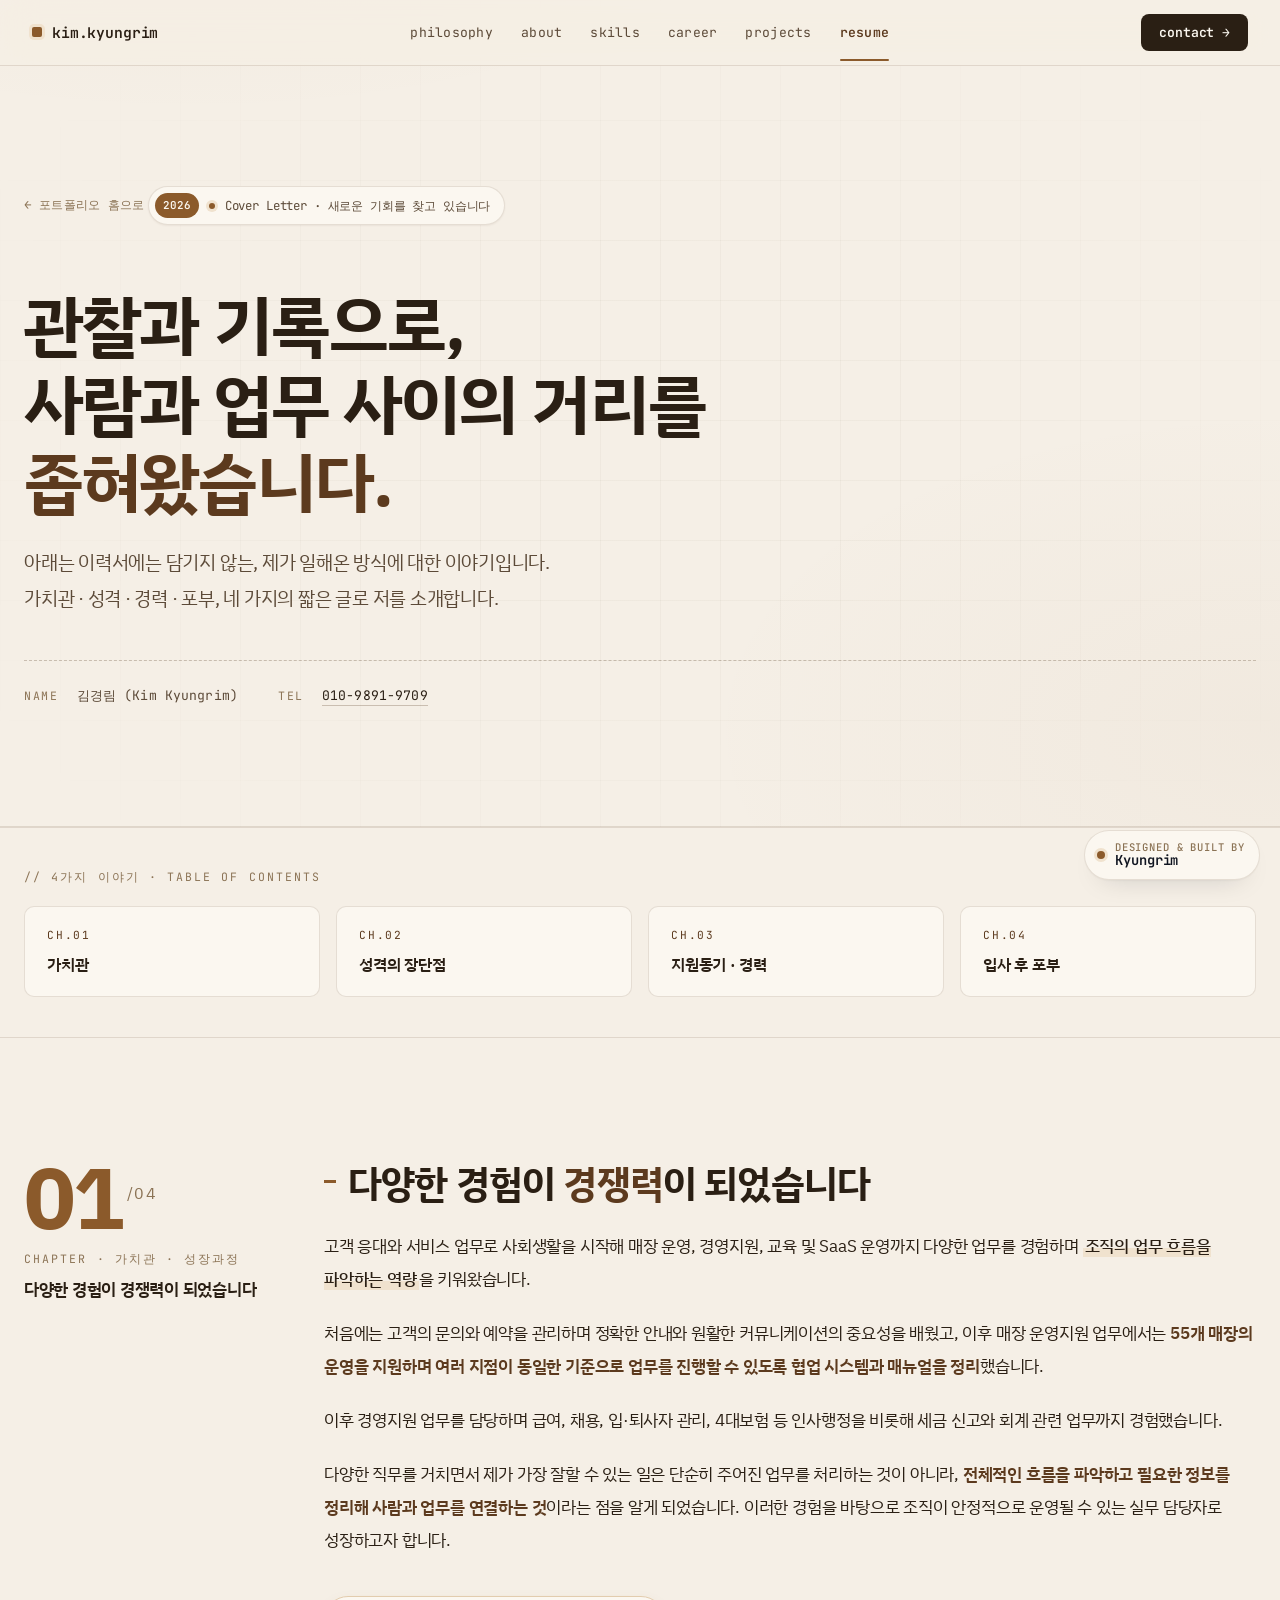
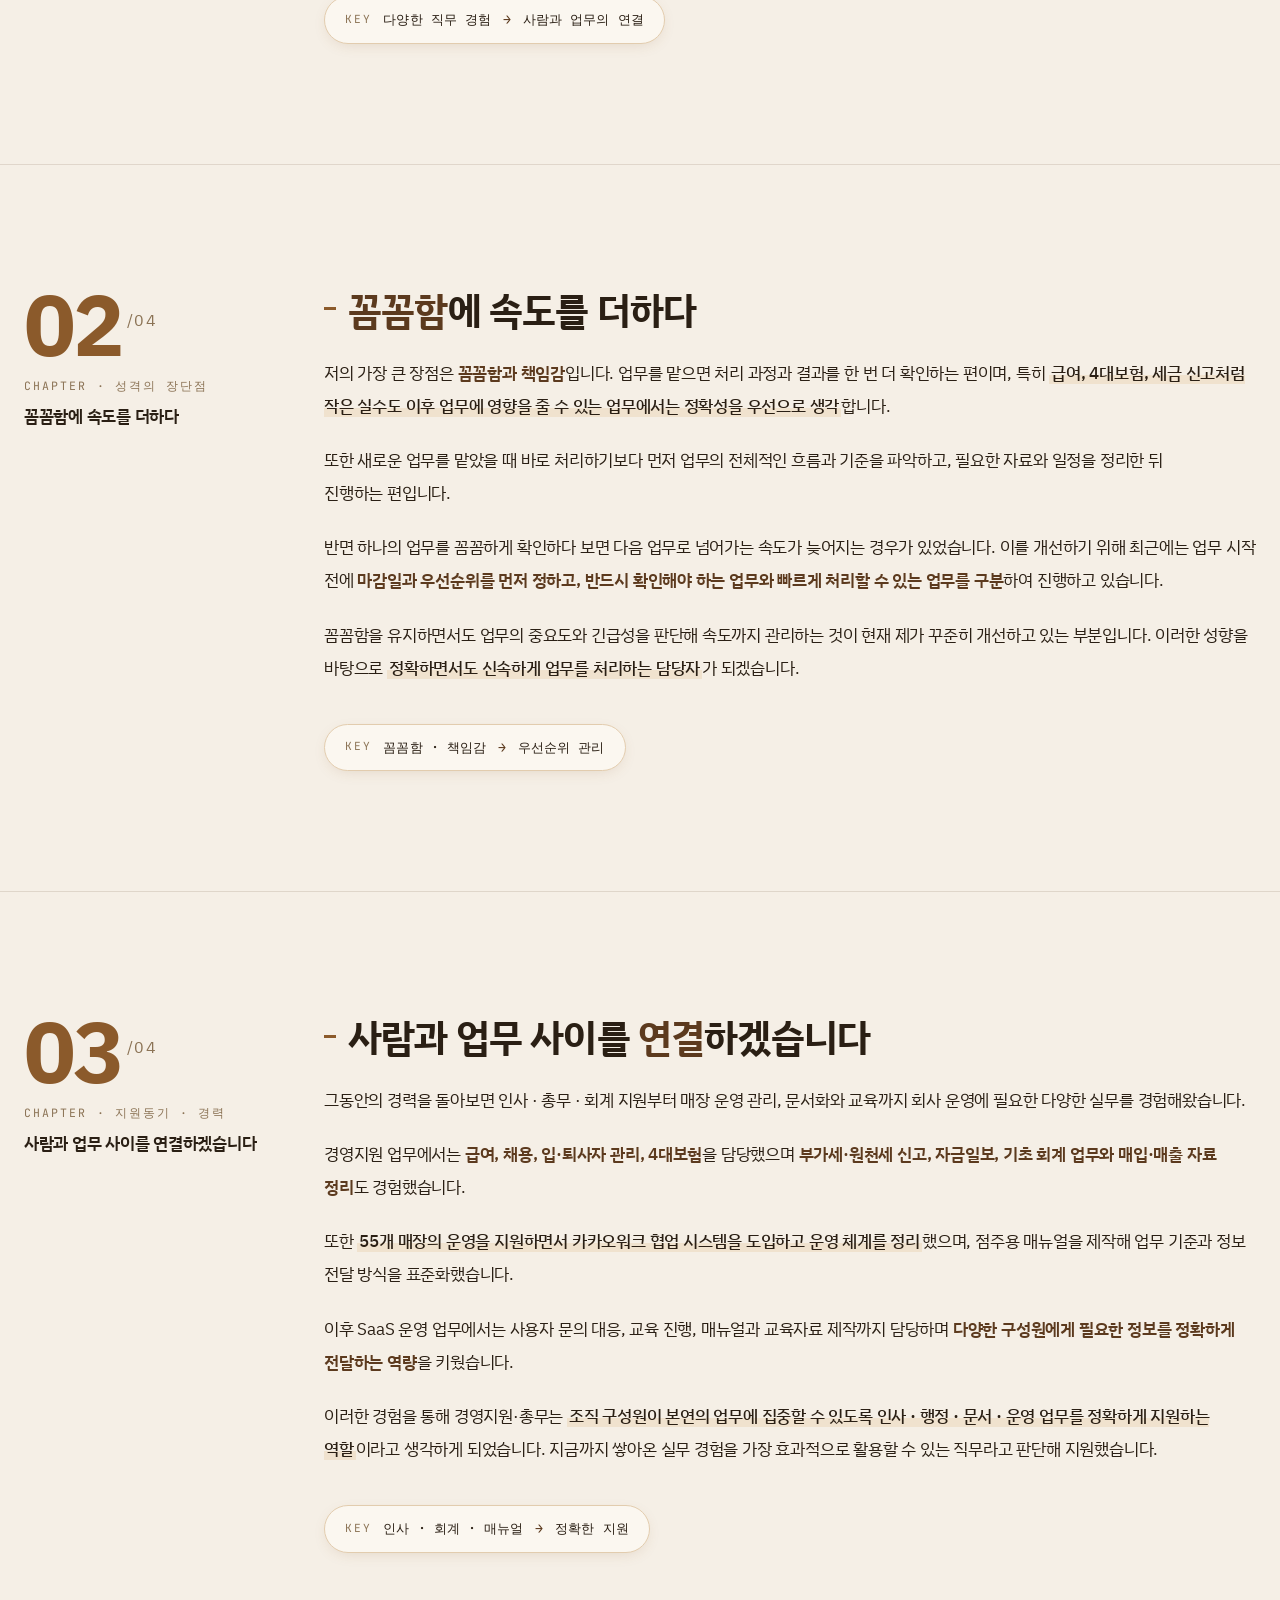
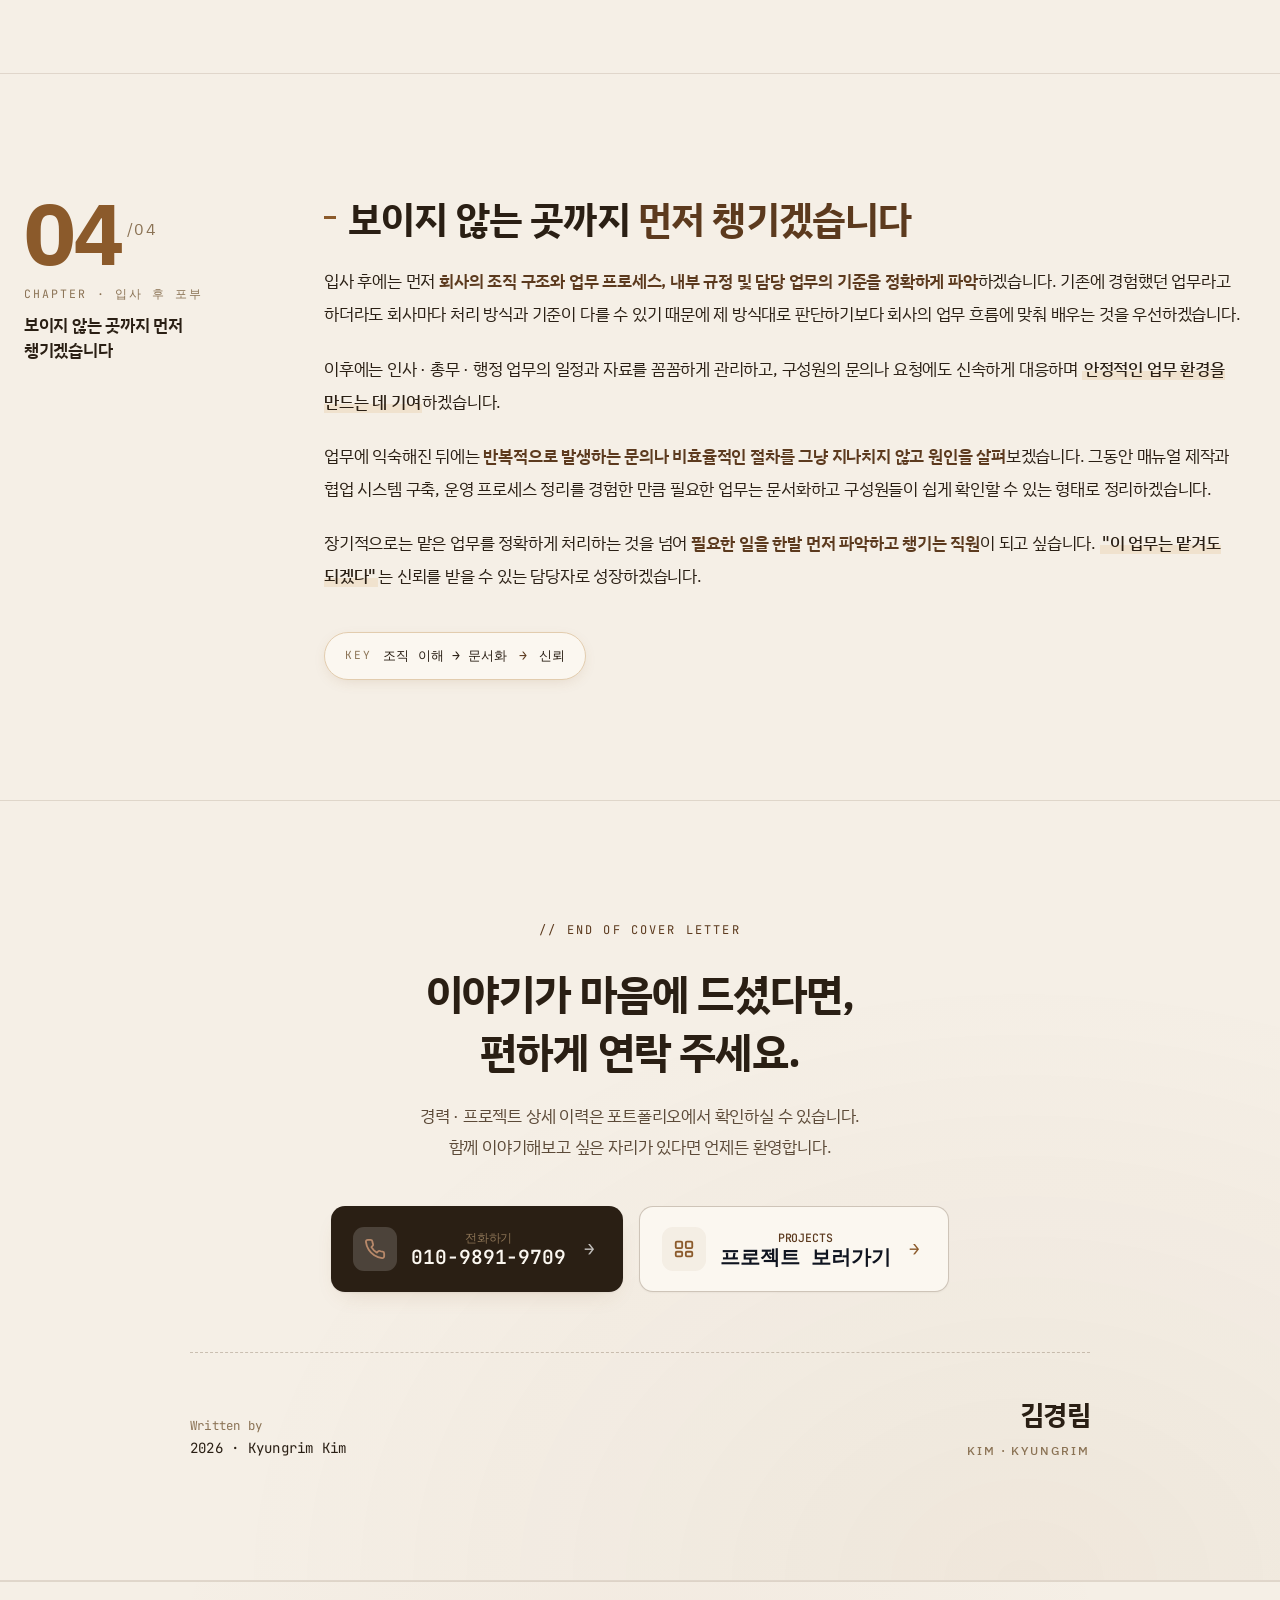
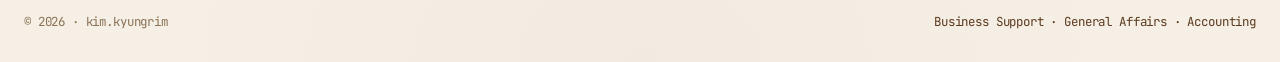
<file: resume.html>
<!DOCTYPE html>
<html lang="ko">
<head>
  <meta charset="UTF-8">
  <meta name="viewport" content="width=device-width, initial-scale=1.0">
  <title>김경림 · 자기소개서 — 4가지 이야기</title>
  <meta name="description" content="다양한 경험을 경쟁력으로 만들어온 김경림의 자기소개서. 가치관 · 성격의 장단점 · 지원동기와 경력 · 입사 후 포부.">
  <meta name="theme-color" content="#6BA83B">
  <meta property="og:type" content="website">
  <meta property="og:title" content="김경림 자기소개서 — 4가지 이야기">
  <meta property="og:description" content="다양한 경험을 경쟁력으로 만들어온 김경림의 자기소개서.">
  <meta property="og:image" content="assets/profile/profile.jpg?v=2">

  <!-- ▼ 포트폴리오 홈과 동일한 CSS 시스템 -->
  <link rel="stylesheet" href="assets/styles/base.css">
  <link rel="stylesheet" href="assets/styles/tone-c.css">
  <link rel="stylesheet" href="assets/styles/tone-c-refinement.css">
  <link rel="stylesheet" href="assets/styles/warm-brown.css">
  <link rel="stylesheet" href="assets/styles/typography-refinement.css">

  <style>
    /* ────────────────────────────────────────────────────
       Cover Letter — 포트폴리오 홈과 동일 톤 기반
       (base.css + tone-c.css 위에 얹는 페이지 전용 레이아웃)
       ──────────────────────────────────────────────────── */

    /* ── HERO : 홈 hero 리듬과 맞추되 자기소개서 성격에 맞게 소폭 조정 */
    .cl-hero {
      padding: 120px 0 84px;
      border-bottom: 1px solid var(--c-border);
    }
    .cl-back {
      display: inline-flex; align-items: center; gap: 8px;
      font-family: var(--c-font-mono);
      font-size: 0.78rem;
      letter-spacing: 0.02em;
      color: var(--c-text-3);
      margin-bottom: 40px;
      text-decoration: none;
      transition: color .2s;
    }
    .cl-back:hover { color: var(--c-apple-deep); }
    .cl-back .arr { transition: transform .2s; }
    .cl-back:hover .arr { transform: translateX(-3px); }

    .cl-hero h1 {
      font-family: var(--c-font-kr);
      font-weight: 700;
      font-size: clamp(2.4rem, 5.2vw, 4.4rem);
      line-height: 1.18;         /* 홈 display-1 대비 한글 가독성 우선 */
      letter-spacing: -0.028em;  /* 자간 미세 조정 : 촘촘하되 답답하지 않게 */
      color: var(--c-text);
      margin: 28px 0 24px;
      text-wrap: pretty;
      word-break: keep-all;
    }
    .cl-hero h1 em {
      font-style: normal;
      color: var(--c-apple-deep);
      font-weight: 700;
    }
    .cl-hero-lead {
      font-family: var(--c-font-kr);
      font-size: clamp(1.02rem, 1.55vw, 1.2rem);
      line-height: 1.85;         /* 문장이 두 줄 이상 → 행간 넉넉히 */
      letter-spacing: -0.012em;
      color: var(--c-text-2);
      max-width: 720px;
      text-wrap: pretty;
      word-break: keep-all;
    }
    .cl-hero-meta {
      display: flex; flex-wrap: wrap; gap: 20px 40px;
      margin-top: 44px;
      padding-top: 24px;
      border-top: 1px dashed var(--c-border-strong);
      font-family: var(--c-font-mono);
      font-size: 0.82rem;
      letter-spacing: 0.01em;
      color: var(--c-text-2);
    }
    .cl-hero-meta .k {
      color: var(--c-text-3);
      letter-spacing: 0.14em;
      text-transform: uppercase;
      margin-right: 10px;
      font-size: 0.72rem;
    }
    .cl-hero-meta a {
      color: var(--c-text);
      text-decoration: none;
      border-bottom: 1px solid var(--c-border-strong);
      padding-bottom: 1px;
      transition: all .2s;
    }
    .cl-hero-meta a:hover {
      color: var(--c-apple-deep);
      border-color: var(--c-apple);
    }

    /* ── 목차 : 홈의 카드 리듬과 톤 맞춤 */
    .cl-toc {
      background: var(--c-panel-2);
      border-top: 1px solid var(--c-border);
      border-bottom: 1px solid var(--c-border);
      padding: 40px 0;
    }
    .cl-toc-label {
      font-family: var(--c-font-mono);
      font-size: 0.72rem;
      color: var(--c-text-3);
      letter-spacing: 0.18em;
      text-transform: uppercase;
      margin-bottom: 20px;
    }
    .cl-toc-grid {
      display: grid;
      grid-template-columns: repeat(4, 1fr);
      gap: 16px;
    }
    .cl-toc-item {
      display: block;
      padding: 20px 22px;
      background: var(--c-panel);
      border: 1px solid var(--c-border);
      border-radius: 10px;
      text-decoration: none;
      transition: all .2s ease;
    }
    .cl-toc-item:hover {
      border-color: var(--c-apple);
      transform: translateY(-2px);
      box-shadow: var(--c-shadow-md);
    }
    .cl-toc-num {
      font-family: var(--c-font-mono);
      font-size: 0.7rem;
      color: var(--c-apple-deep);
      letter-spacing: 0.16em;
      margin-bottom: 8px;
    }
    .cl-toc-title {
      font-family: var(--c-font-kr);
      font-weight: 600;
      font-size: 1rem;
      line-height: 1.4;
      letter-spacing: -0.015em;
      color: var(--c-text);
    }

    /* ── 챕터 공통 : 홈 section 리듬과 정렬 */
    .cl-chapter {
      padding: 100px 0;
      border-bottom: 1px solid var(--c-border);
    }
    .cl-chapter:nth-of-type(even) { background: var(--c-panel-2); }
    .cl-chapter-grid {
      display: grid;
      grid-template-columns: 240px 1fr;
      gap: 60px;
    }
    .cl-chapter-side {
      position: sticky;
      top: 100px;
      align-self: start;
    }
    .cl-chapter-num {
      font-family: var(--c-font-sans);
      font-size: 5.4rem;
      font-weight: 700;
      line-height: 0.9;
      letter-spacing: -0.04em;
      color: var(--c-apple);
    }
    .cl-chapter-num .of {
      display: inline-block;
      margin-left: 6px;
      font-size: 1rem;
      color: var(--c-text-3);
      font-weight: 400;
      letter-spacing: 0.08em;
      vertical-align: super;
    }
    .cl-chapter-kind {
      margin-top: 14px;
      font-family: var(--c-font-mono);
      font-size: 0.72rem;
      color: var(--c-text-3);
      letter-spacing: 0.18em;
      text-transform: uppercase;
    }
    .cl-chapter-topic {
      margin-top: 8px;
      font-family: var(--c-font-kr);
      font-weight: 600;
      font-size: 1.05rem;
      line-height: 1.5;
      letter-spacing: -0.015em;
      color: var(--c-text);
      word-break: keep-all;
    }

    .cl-chapter-main { min-width: 0; }
    .cl-headline {
      font-family: var(--c-font-kr);
      font-weight: 700;
      font-size: clamp(1.7rem, 3vw, 2.35rem);
      line-height: 1.35;           /* 헤드라인 행간 : 답답하지 않도록 */
      letter-spacing: -0.022em;    /* 자간 : 큰 글자는 조금 더 촘촘하게 */
      color: var(--c-text);
      margin-bottom: 20px;
      padding-left: 24px;
      position: relative;
      text-wrap: pretty;
      word-break: keep-all;
    }
    .cl-headline::before {
      content: "";
      position: absolute;
      left: 0;
      top: 0.6em;
      width: 12px;
      height: 3px;
      background: var(--c-apple);
    }
    .cl-headline em {
      font-style: normal;
      color: var(--c-apple-deep);
      font-weight: 700;
    }

    .cl-original-note {
      margin: 0 0 28px;
      font-family: var(--c-font-mono);
      font-size: 0.72rem;
      letter-spacing: 0.14em;
      text-transform: uppercase;
      color: var(--c-text-3);
    }
    .cl-original-note .badge {
      display: inline-block;
      background: var(--c-apple-soft);
      color: var(--c-apple-deep);
      padding: 3px 9px;
      border-radius: 4px;
      margin-right: 8px;
      letter-spacing: 0.08em;
      font-weight: 600;
    }

    .cl-prose {
      font-family: var(--c-font-kr);
      font-size: 1.06rem;
      line-height: 1.95;           /* ★ 행간 : 긴 문단 가독성 최우선 */
      letter-spacing: -0.012em;    /* ★ 자간 : 한글 본문 최적치 */
      color: var(--c-text);
      text-wrap: pretty;
      word-break: keep-all;
    }
    .cl-prose p { margin: 0 0 1.25em; }
    .cl-prose p:last-child { margin-bottom: 0; }

    .cl-mark {
      background: linear-gradient(180deg, transparent 62%, var(--c-apple-soft) 62%);
      padding: 0 2px;
      font-weight: 500;
    }
    .cl-em {
      color: var(--c-apple-deep);
      font-weight: 600;
    }

    .cl-summary {
      margin-top: 40px;
      display: inline-flex; align-items: center; gap: 12px;
      padding: 12px 20px;
      background: var(--c-panel);
      border: 1px solid var(--c-apple-soft-2);
      border-radius: 999px;
      font-family: var(--c-font-mono);
      font-size: 0.84rem;
      letter-spacing: 0.005em;
      color: var(--c-text);
      box-shadow: 0 4px 16px -6px var(--c-apple-glow);
    }
    .cl-summary .lbl {
      color: var(--c-text-3);
      font-size: 0.7rem;
      letter-spacing: 0.16em;
      text-transform: uppercase;
    }
    .cl-summary .arr { color: var(--c-apple-deep); }

    /* ── Closing : 홈 contact 섹션과 비주얼 연결 */
    .cl-closing {
      padding: 120px 0 100px;
      background:
        radial-gradient(ellipse at 80% 100%, var(--c-apple-wash), transparent 55%),
        var(--c-bg);
      border-bottom: 1px solid var(--c-border);
      text-align: center;
    }
    .cl-closing-tag {
      font-family: var(--c-font-mono);
      font-size: 0.75rem;
      color: var(--c-apple-deep);
      letter-spacing: 0.18em;
      text-transform: uppercase;
      margin-bottom: 24px;
    }
    .cl-closing h2 {
      font-family: var(--c-font-kr);
      font-weight: 700;
      font-size: clamp(1.8rem, 3.6vw, 2.6rem);
      line-height: 1.4;
      letter-spacing: -0.02em;
      color: var(--c-text);
      margin-bottom: 20px;
      text-wrap: pretty;
      word-break: keep-all;
    }
    .cl-closing p {
      font-family: var(--c-font-kr);
      font-size: 1.05rem;
      line-height: 1.85;
      letter-spacing: -0.012em;
      color: var(--c-text-2);
      max-width: 640px;
      margin: 0 auto;
      word-break: keep-all;
    }
    .cl-closing-cta {
      display: inline-flex;
      gap: 16px;
      flex-wrap: wrap;
      justify-content: center;
      margin-top: 44px;
    }
    .cl-sign {
      max-width: 900px;
      margin: 60px auto 0;
      padding: 40px 0 0;
      display: flex;
      justify-content: space-between;
      align-items: flex-end;
      flex-wrap: wrap;
      gap: 20px;
      border-top: 1px dashed var(--c-border-strong);
      text-align: left;
    }
    .cl-sign-l {
      font-family: var(--c-font-mono);
      font-size: 0.78rem;
      letter-spacing: 0.02em;
      color: var(--c-text-3);
      line-height: 1.7;
    }
    .cl-sign-l .en {
      color: var(--c-text);
      font-family: var(--c-font-mono);
      font-size: 0.88rem;
    }
    .cl-sign-name {
      font-family: var(--c-font-kr);
      font-weight: 700;
      font-size: 1.7rem;
      letter-spacing: -0.02em;
      color: var(--c-text);
      text-align: right;
    }
    .cl-sign-name .en {
      display: block;
      font-family: var(--c-font-sans);
      font-size: 0.76rem;
      font-weight: 500;
      color: var(--c-text-3);
      letter-spacing: 0.16em;
      margin-top: 4px;
    }

    /* ── responsive */
    @media (max-width: 900px) {
      .cl-hero { padding: 90px 0 60px; }
      .cl-chapter { padding: 70px 0; }
      .cl-chapter-grid { grid-template-columns: 1fr; gap: 32px; }
      .cl-chapter-side { position: static; }
      .cl-chapter-num { font-size: 4rem; }
      .cl-toc-grid { grid-template-columns: repeat(2, 1fr); }
    }
    @media (max-width: 560px) {
      .cl-toc-grid { grid-template-columns: 1fr; }
      .cl-hero-meta { gap: 14px 24px; }
      .cl-sign { flex-direction: column; align-items: flex-start; }
      .cl-sign-name { text-align: left; }
    }
  </style>
</head>
<body class="tone-c" data-screen-label="Cover Letter">

  <!-- ────── NAV (포트폴리오 홈과 동일) ────── -->
  <nav class="nav">
    <div class="nav-inner">
      <a href="index.html" class="nav-brand">kim.kyungrim</a>
      <div class="nav-links">
        <a href="index.html#philosophy">philosophy</a>
        <a href="index.html#about">about</a>
        <a href="index.html#skills">skills</a>
        <a href="index.html#career">career</a>
        <a href="index.html#projects">projects</a>
        <a href="resume.html" class="active">resume</a>
      </div>
      <a href="tel:01098919709" class="nav-cta">contact →</a>
    </div>
  </nav>

  <!-- ────── HERO ────── -->
  <section class="cl-hero" data-screen-label="CL - Hero">
    <div class="container-wide">
      <a href="index.html" class="cl-back reveal"><span class="arr">←</span> 포트폴리오 홈으로</a>

      <div class="hero-tag reveal">
        <span class="badge">2026</span>
        <span class="live"></span>
        Cover Letter · 새로운 기회를 찾고 있습니다
      </div>

      <h1 class="reveal delay-1">
        관찰과 기록으로,<br>
        사람과 업무 사이의 거리를<br>
        <em>좁혀왔습니다.</em>
      </h1>

      <p class="cl-hero-lead reveal delay-2">
        아래는 이력서에는 담기지 않는, 제가 일해온 방식에 대한 이야기입니다.<br>
        가치관 · 성격 · 경력 · 포부, 네 가지의 짧은 글로 저를 소개합니다.
      </p>

      <div class="cl-hero-meta reveal delay-3">
        <div><span class="k">Name</span> 김경림 (Kim Kyungrim)</div>
        <div><span class="k">Tel</span> <a href="tel:01098919709">010-9891-9709</a></div>
      </div>
    </div>
  </section>

  <!-- ────── 목차 ────── -->
  <nav class="cl-toc" aria-label="자기소개서 목차">
    <div class="container-wide">
      <div class="cl-toc-label reveal">// 4가지 이야기 · Table of Contents</div>
      <div class="cl-toc-grid">
        <a class="cl-toc-item reveal" href="#ch01">
          <div class="cl-toc-num">CH.01</div>
          <div class="cl-toc-title">가치관</div>
        </a>
        <a class="cl-toc-item reveal delay-1" href="#ch02">
          <div class="cl-toc-num">CH.02</div>
          <div class="cl-toc-title">성격의 장단점</div>
        </a>
        <a class="cl-toc-item reveal delay-2" href="#ch03">
          <div class="cl-toc-num">CH.03</div>
          <div class="cl-toc-title">지원동기 · 경력</div>
        </a>
        <a class="cl-toc-item reveal delay-3" href="#ch04">
          <div class="cl-toc-num">CH.04</div>
          <div class="cl-toc-title">입사 후 포부</div>
        </a>
      </div>
    </div>
  </nav>

  <!-- ────── CH.01 가치관 ────── -->
  <section class="cl-chapter" id="ch01" data-screen-label="CL - 01 가치관">
    <div class="container-wide">
      <div class="cl-chapter-grid">
        <aside class="cl-chapter-side reveal">
          <div class="cl-chapter-num">01<span class="of">/04</span></div>
          <div class="cl-chapter-kind">Chapter · 가치관 · 성장과정</div>
          <div class="cl-chapter-topic">다양한 경험이 경쟁력이 되었습니다</div>
        </aside>
        <div class="cl-chapter-main reveal delay-1">
          <h2 class="cl-headline">다양한 경험이 <em>경쟁력</em>이 되었습니다</h2>
          <div class="cl-prose">
            <p>고객 응대와 서비스 업무로 사회생활을 시작해 매장 운영, 경영지원, 교육 및 SaaS 운영까지 다양한 업무를 경험하며 <span class="cl-mark">조직의 업무 흐름을 파악하는 역량</span>을 키워왔습니다.</p>
            <p>처음에는 고객의 문의와 예약을 관리하며 정확한 안내와 원활한 커뮤니케이션의 중요성을 배웠고, 이후 매장 운영지원 업무에서는 <span class="cl-em">55개 매장의 운영을 지원하며 여러 지점이 동일한 기준으로 업무를 진행할 수 있도록 협업 시스템과 매뉴얼을 정리</span>했습니다.</p>
            <p>이후 경영지원 업무를 담당하며 급여, 채용, 입·퇴사자 관리, 4대보험 등 인사행정을 비롯해 세금 신고와 회계 관련 업무까지 경험했습니다.</p>
            <p>다양한 직무를 거치면서 제가 가장 잘할 수 있는 일은 단순히 주어진 업무를 처리하는 것이 아니라, <span class="cl-em">전체적인 흐름을 파악하고 필요한 정보를 정리해 사람과 업무를 연결하는 것</span>이라는 점을 알게 되었습니다. 이러한 경험을 바탕으로 조직이 안정적으로 운영될 수 있는 실무 담당자로 성장하고자 합니다.</p>
          </div>
          <div class="cl-summary">
            <span class="lbl">Key</span>
            다양한 직무 경험 <span class="arr">→</span> 사람과 업무의 연결
          </div>
        </div>
      </div>
    </div>
  </section>

  <!-- ────── CH.02 성격의 장단점 ────── -->
  <section class="cl-chapter" id="ch02" data-screen-label="CL - 02 성격의 장단점">
    <div class="container-wide">
      <div class="cl-chapter-grid">
        <aside class="cl-chapter-side reveal">
          <div class="cl-chapter-num">02<span class="of">/04</span></div>
          <div class="cl-chapter-kind">Chapter · 성격의 장단점</div>
          <div class="cl-chapter-topic">꼼꼼함에 속도를 더하다</div>
        </aside>
        <div class="cl-chapter-main reveal delay-1">
          <h2 class="cl-headline"><em>꼼꼼함</em>에 속도를 더하다</h2>
          <div class="cl-prose">
            <p>저의 가장 큰 장점은 <span class="cl-em">꼼꼼함과 책임감</span>입니다. 업무를 맡으면 처리 과정과 결과를 한 번 더 확인하는 편이며, 특히 <span class="cl-mark">급여, 4대보험, 세금 신고처럼 작은 실수도 이후 업무에 영향을 줄 수 있는 업무에서는 정확성을 우선으로 생각</span>합니다.</p>
            <p>또한 새로운 업무를 맡았을 때 바로 처리하기보다 먼저 업무의 전체적인 흐름과 기준을 파악하고, 필요한 자료와 일정을 정리한 뒤 진행하는 편입니다.</p>
            <p>반면 하나의 업무를 꼼꼼하게 확인하다 보면 다음 업무로 넘어가는 속도가 늦어지는 경우가 있었습니다. 이를 개선하기 위해 최근에는 업무 시작 전에 <span class="cl-em">마감일과 우선순위를 먼저 정하고, 반드시 확인해야 하는 업무와 빠르게 처리할 수 있는 업무를 구분</span>하여 진행하고 있습니다.</p>
            <p>꼼꼼함을 유지하면서도 업무의 중요도와 긴급성을 판단해 속도까지 관리하는 것이 현재 제가 꾸준히 개선하고 있는 부분입니다. 이러한 성향을 바탕으로 <span class="cl-mark">정확하면서도 신속하게 업무를 처리하는 담당자</span>가 되겠습니다.</p>
          </div>
          <div class="cl-summary">
            <span class="lbl">Key</span>
            꼼꼼함 · 책임감 <span class="arr">→</span> 우선순위 관리
          </div>
        </div>
      </div>
    </div>
  </section>

  <!-- ────── CH.03 지원동기 · 경력 ────── -->
  <section class="cl-chapter" id="ch03" data-screen-label="CL - 03 지원동기 경력">
    <div class="container-wide">
      <div class="cl-chapter-grid">
        <aside class="cl-chapter-side reveal">
          <div class="cl-chapter-num">03<span class="of">/04</span></div>
          <div class="cl-chapter-kind">Chapter · 지원동기 · 경력</div>
          <div class="cl-chapter-topic">사람과 업무 사이를 연결하겠습니다</div>
        </aside>
        <div class="cl-chapter-main reveal delay-1">
          <h2 class="cl-headline">사람과 업무 사이를 <em>연결</em>하겠습니다</h2>
          <div class="cl-prose">
            <p>그동안의 경력을 돌아보면 인사 · 총무 · 회계 지원부터 매장 운영 관리, 문서화와 교육까지 회사 운영에 필요한 다양한 실무를 경험해왔습니다.</p>
            <p>경영지원 업무에서는 <span class="cl-em">급여, 채용, 입·퇴사자 관리, 4대보험</span>을 담당했으며 <span class="cl-em">부가세·원천세 신고, 자금일보, 기초 회계 업무와 매입·매출 자료 정리</span>도 경험했습니다.</p>
            <p>또한 <span class="cl-mark">55개 매장의 운영을 지원하면서 카카오워크 협업 시스템을 도입하고 운영 체계를 정리</span>했으며, 점주용 매뉴얼을 제작해 업무 기준과 정보 전달 방식을 표준화했습니다.</p>
            <p>이후 SaaS 운영 업무에서는 사용자 문의 대응, 교육 진행, 매뉴얼과 교육자료 제작까지 담당하며 <span class="cl-em">다양한 구성원에게 필요한 정보를 정확하게 전달하는 역량</span>을 키웠습니다.</p>
            <p>이러한 경험을 통해 경영지원·총무는 <span class="cl-mark">조직 구성원이 본연의 업무에 집중할 수 있도록 인사 · 행정 · 문서 · 운영 업무를 정확하게 지원하는 역할</span>이라고 생각하게 되었습니다. 지금까지 쌓아온 실무 경험을 가장 효과적으로 활용할 수 있는 직무라고 판단해 지원했습니다.</p>
          </div>
          <div class="cl-summary">
            <span class="lbl">Key</span>
            인사 · 회계 · 매뉴얼 <span class="arr">→</span> 정확한 지원
          </div>
        </div>
      </div>
    </div>
  </section>

  <!-- ────── CH.04 입사 후 포부 ────── -->
  <section class="cl-chapter" id="ch04" data-screen-label="CL - 04 입사 후 포부">
    <div class="container-wide">
      <div class="cl-chapter-grid">
        <aside class="cl-chapter-side reveal">
          <div class="cl-chapter-num">04<span class="of">/04</span></div>
          <div class="cl-chapter-kind">Chapter · 입사 후 포부</div>
          <div class="cl-chapter-topic">보이지 않는 곳까지 먼저 챙기겠습니다</div>
        </aside>
        <div class="cl-chapter-main reveal delay-1">
          <h2 class="cl-headline">보이지 않는 곳까지 <em>먼저 챙기겠습니다</em></h2>
          <div class="cl-prose">
            <p>입사 후에는 먼저 <span class="cl-em">회사의 조직 구조와 업무 프로세스, 내부 규정 및 담당 업무의 기준을 정확하게 파악</span>하겠습니다. 기존에 경험했던 업무라고 하더라도 회사마다 처리 방식과 기준이 다를 수 있기 때문에 제 방식대로 판단하기보다 회사의 업무 흐름에 맞춰 배우는 것을 우선하겠습니다.</p>
            <p>이후에는 인사 · 총무 · 행정 업무의 일정과 자료를 꼼꼼하게 관리하고, 구성원의 문의나 요청에도 신속하게 대응하며 <span class="cl-mark">안정적인 업무 환경을 만드는 데 기여</span>하겠습니다.</p>
            <p>업무에 익숙해진 뒤에는 <span class="cl-em">반복적으로 발생하는 문의나 비효율적인 절차를 그냥 지나치지 않고 원인을 살펴</span>보겠습니다. 그동안 매뉴얼 제작과 협업 시스템 구축, 운영 프로세스 정리를 경험한 만큼 필요한 업무는 문서화하고 구성원들이 쉽게 확인할 수 있는 형태로 정리하겠습니다.</p>
            <p>장기적으로는 맡은 업무를 정확하게 처리하는 것을 넘어 <span class="cl-em">필요한 일을 한발 먼저 파악하고 챙기는 직원</span>이 되고 싶습니다. <span class="cl-mark">"이 업무는 맡겨도 되겠다"</span>는 신뢰를 받을 수 있는 담당자로 성장하겠습니다.</p>
          </div>
          <div class="cl-summary">
            <span class="lbl">Key</span>
            조직 이해 → 문서화 <span class="arr">→</span> 신뢰
          </div>
        </div>
      </div>
    </div>
  </section>

  <!-- ────── Closing (홈 contact와 동일한 CTA 언어) ────── -->
  <section class="cl-closing" data-screen-label="CL - Closing">
    <div class="container-wide">
      <div class="cl-closing-tag reveal">// End of Cover Letter</div>
      <h2 class="reveal delay-1">이야기가 마음에 드셨다면,<br>편하게 연락 주세요.</h2>
      <p class="reveal delay-2">경력 · 프로젝트 상세 이력은 포트폴리오에서 확인하실 수 있습니다.<br>함께 이야기해보고 싶은 자리가 있다면 언제든 환영합니다.</p>

      <div class="cl-closing-cta reveal delay-3">
        <a href="tel:01098919709" class="btn-call btn-call-lg" aria-label="전화하기 010-9891-9709">
          <span class="btn-call-icon" aria-hidden="true">
            <svg width="22" height="22" viewBox="0 0 24 24" fill="none" stroke="currentColor" stroke-width="2" stroke-linecap="round" stroke-linejoin="round"><path d="M22 16.92v3a2 2 0 0 1-2.18 2 19.79 19.79 0 0 1-8.63-3.07 19.5 19.5 0 0 1-6-6 19.79 19.79 0 0 1-3.07-8.67A2 2 0 0 1 4.11 2h3a2 2 0 0 1 2 1.72c.13.96.37 1.9.72 2.81a2 2 0 0 1-.45 2.11L8.09 9.91a16 16 0 0 0 6 6l1.27-1.27a2 2 0 0 1 2.11-.45c.91.35 1.85.59 2.81.72A2 2 0 0 1 22 16.92z"/></svg>
          </span>
          <span class="btn-call-body">
            <span class="btn-call-lbl">전화하기</span>
            <span class="btn-call-num">010-9891-9709</span>
          </span>
          <span class="btn-call-arrow" aria-hidden="true">→</span>
        </a>
        <a href="index.html#projects" class="btn-call btn-call-lg btn-call-doc" aria-label="프로젝트 보러가기">
          <span class="btn-call-icon" aria-hidden="true">
            <svg width="22" height="22" viewBox="0 0 24 24" fill="none" stroke="currentColor" stroke-width="2" stroke-linecap="round" stroke-linejoin="round"><rect x="3" y="4" width="7" height="7" rx="1.2"/><rect x="14" y="4" width="7" height="7" rx="1.2"/><rect x="3" y="15" width="7" height="5" rx="1.2"/><rect x="14" y="15" width="7" height="5" rx="1.2"/></svg>
          </span>
          <span class="btn-call-body">
            <span class="btn-call-lbl">Projects</span>
            <span class="btn-call-num">프로젝트 보러가기</span>
          </span>
          <span class="btn-call-arrow" aria-hidden="true">→</span>
        </a>
      </div>

      <div class="cl-sign reveal delay-3">
        <div class="cl-sign-l">
          Written by<br>
          <span class="en">2026 · Kyungrim Kim</span>
        </div>
        <div class="cl-sign-name">
          김경림
          <span class="en">KIM · KYUNGRIM</span>
        </div>
      </div>
    </div>
  </section>

  <!-- ────── Footer (홈과 동일) ────── -->
  <footer>
    <div class="container-wide footer-inner">
      <span>© 2026 · kim.kyungrim</span>
      <span class="footer-tag">Business Support · General Affairs · Accounting</span>
    </div>
  </footer>

  <!-- ────── Built-by badge (홈과 동일) ────── -->
  <button type="button" class="built-badge" id="built-badge" aria-label="이 사이트 제작 정보 열기">
    <span class="built-badge-dot" aria-hidden="true"></span>
    <span class="built-badge-text">
      <span class="built-badge-line1">Designed &amp; built by</span>
      <span class="built-badge-line2">Kyungrim</span>
    </span>
  </button>

  <div class="built-modal" id="built-modal" role="dialog" aria-modal="true" aria-labelledby="built-modal-title" hidden>
    <div class="built-modal-backdrop" data-close="1"></div>
    <div class="built-modal-panel" role="document">
      <button type="button" class="built-modal-close" aria-label="닫기" data-close="1">×</button>
      <div class="built-modal-eyebrow mono">// colophon</div>
      <h3 class="built-modal-title" id="built-modal-title">이 사이트는 직접 설계·제작했습니다.</h3>
      <p class="built-modal-body">
        기획부터 정보 구조, 시각 디자인, 문구, 코드까지 <em>김경림</em>이 직접 작업했습니다.
        외주 없이 혼자 만들었고, 앞으로도 계속 다듬어갈 계획입니다.
      </p>
      <div class="built-modal-meta">
        <div class="built-modal-meta-row">
          <span class="built-modal-meta-label mono">tools</span>
          <span class="built-modal-meta-value">Genspark · HTML / CSS · GitHub Pages</span>
        </div>
        <div class="built-modal-meta-row">
          <span class="built-modal-meta-label mono">source</span>
          <span class="built-modal-meta-value">kyungrim-kim.github.io/portfolio</span>
        </div>
      </div>
      <div class="built-modal-foot mono">— Kyungrim, 2026</div>
    </div>
  </div>

  <script src="assets/scripts/reveal.js"></script>
  <script>
    // ── 첫 페인트 시 뷰포트 내 reveal 즉시 켜기 (홈과 동일)
    setTimeout(() => {
      document.querySelectorAll('.reveal:not(.is-visible)').forEach(el => {
        const rect = el.getBoundingClientRect();
        if (rect.top < window.innerHeight) el.classList.add('is-visible');
      });
    }, 50);

    // ── Built-by modal (홈과 동일)
    (function () {
      const badge = document.getElementById('built-badge');
      const modal = document.getElementById('built-modal');
      if (!badge || !modal) return;
      let lastFocus = null;
      function openModal() {
        lastFocus = document.activeElement;
        modal.hidden = false;
        document.body.style.overflow = 'hidden';
        const closeBtn = modal.querySelector('.built-modal-close');
        if (closeBtn) closeBtn.focus();
      }
      function closeModal() {
        modal.hidden = true;
        document.body.style.overflow = '';
        if (lastFocus && lastFocus.focus) lastFocus.focus();
      }
      badge.addEventListener('click', openModal);
      modal.addEventListener('click', (e) => {
        if (e.target instanceof Element && e.target.dataset && e.target.dataset.close) closeModal();
      });
      document.addEventListener('keydown', (e) => {
        if (e.key === 'Escape' && !modal.hidden) closeModal();
      });
    })();
  </script>

  <script type="module" src="https://static.cloudflareinsights.com/beacon.min.js/v4513226cdae34746b4dedf0b4dfa099e1781791509496" integrity="sha512-ZE9pZaUXND66v380QUtch/5sE9tPFh2zg45pR2PB0CVkCtOREv2AJKkSidISWkysEuQ0EH8faUU5du78bx87UQ==" data-cf-beacon='{"version":"2024.11.0","token":"4edd5f8ec12a48cfa682ab8261b80a79"}' crossorigin="anonymous"></script>
</body>
</html>
</file>
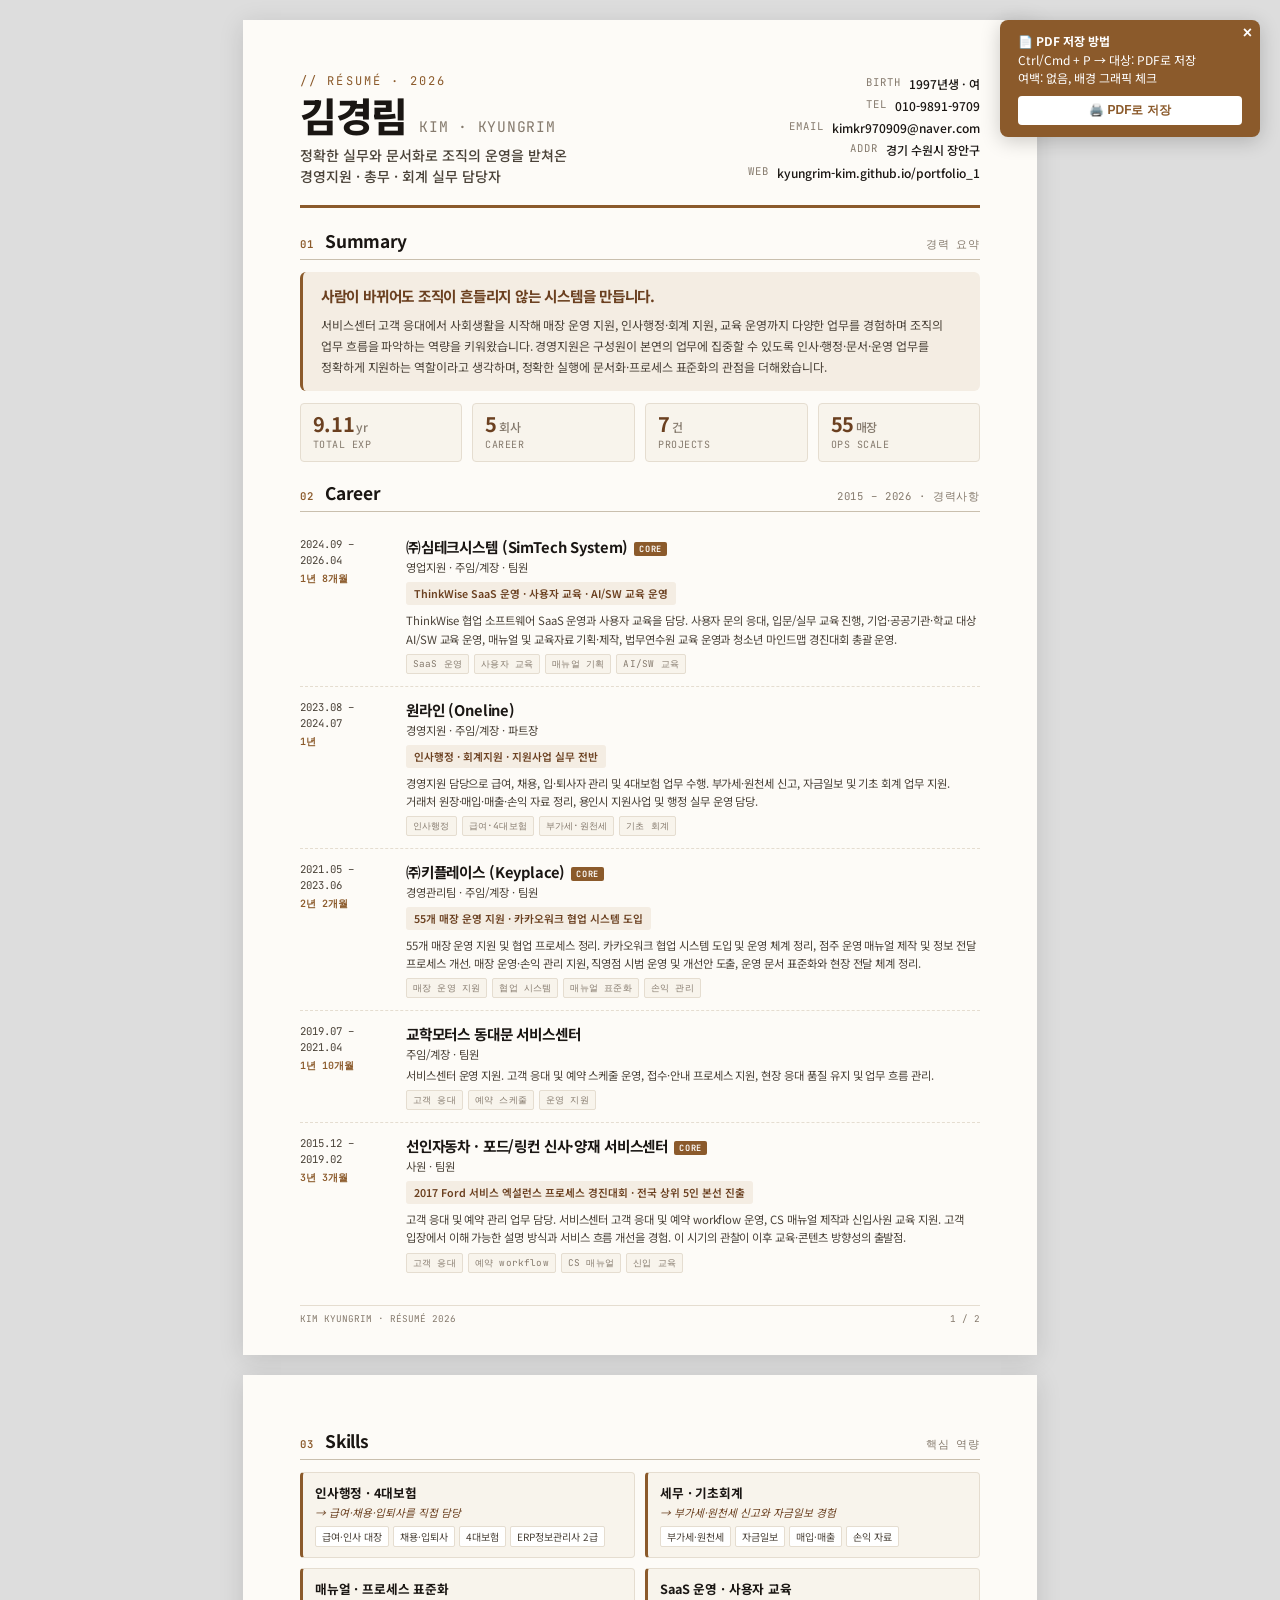
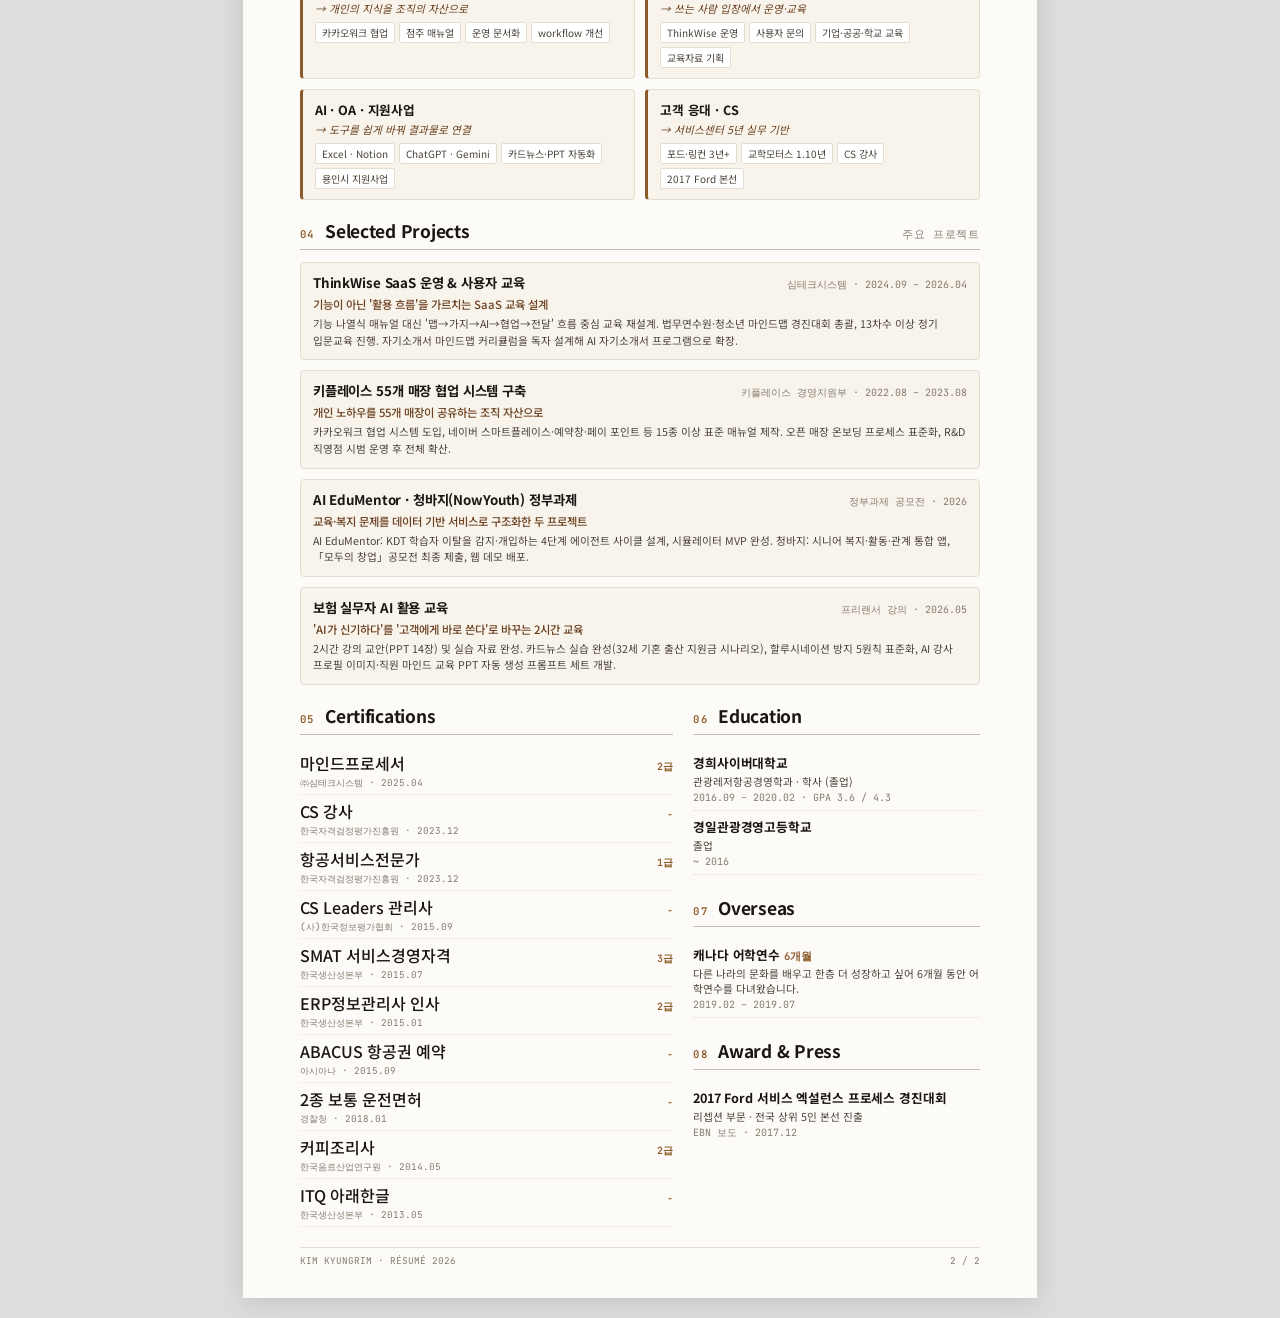
<file: 이력서_PDF.html>
<!DOCTYPE html>
<html lang="ko">
<head>
<meta charset="UTF-8">
<title>김경림 이력서</title>
<link href="https://fonts.googleapis.com/css2?family=Noto+Sans+KR:wght@300;400;500;600;700;800&family=JetBrains+Mono:wght@400;500&display=swap" rel="stylesheet">
<style>
  * { margin: 0; padding: 0; box-sizing: border-box; }

  :root {
    --brown: #8b5a2b;
    --brown-deep: #6b4020;
    --brown-soft: #f4ede3;
    --text: #1a1613;
    --text-2: #4a4238;
    --text-3: #857a6d;
    --border: #e5ddd0;
    --border-strong: #c9bfae;
    --bg: #fdfbf7;
    --panel: #f8f4ec;
  }

  html, body {
    font-family: 'Noto Sans KR', sans-serif;
    color: var(--text);
    background: #ddd;
    -webkit-print-color-adjust: exact;
    print-color-adjust: exact;
  }

  /* A4 페이지 */
  .page {
    width: 210mm;
    min-height: 297mm;
    padding: 14mm 15mm;
    margin: 20px auto;
    background: var(--bg);
    box-shadow: 0 4px 24px rgba(0,0,0,0.12);
    position: relative;
    page-break-after: always;
  }
  .page:last-child { page-break-after: auto; }

  /* ── HEADER ── */
  .header {
    display: grid;
    grid-template-columns: 1fr auto;
    gap: 20px;
    padding-bottom: 18px;
    border-bottom: 3px solid var(--brown);
    margin-bottom: 20px;
  }
  .header-left { display: flex; flex-direction: column; justify-content: center; }
  .header .title-lbl {
    font-family: 'JetBrains Mono', monospace;
    font-size: 9pt;
    color: var(--brown);
    letter-spacing: 0.18em;
    text-transform: uppercase;
    margin-bottom: 6px;
  }
  .header h1 {
    font-size: 30pt;
    font-weight: 800;
    letter-spacing: -0.03em;
    line-height: 1;
    color: var(--text);
  }
  .header h1 .en {
    font-size: 11pt;
    font-weight: 400;
    color: var(--text-3);
    margin-left: 12px;
    letter-spacing: 0.05em;
    font-family: 'JetBrains Mono', monospace;
  }
  .header .subtitle {
    margin-top: 10px;
    font-size: 10.5pt;
    color: var(--text-2);
    font-weight: 500;
    line-height: 1.5;
  }
  .header-right {
    text-align: right;
    font-size: 9pt;
    color: var(--text-2);
    line-height: 1.85;
  }
  .header-right .row { display: flex; justify-content: flex-end; gap: 8px; }
  .header-right .k {
    color: var(--text-3);
    font-family: 'JetBrains Mono', monospace;
    font-size: 8pt;
    letter-spacing: 0.1em;
    min-width: 40px;
    text-align: right;
  }
  .header-right .v { color: var(--text); font-weight: 500; }

  /* ── SECTION ── */
  section { margin-bottom: 18px; }
  .sec-head {
    display: flex;
    align-items: baseline;
    gap: 10px;
    margin-bottom: 12px;
    padding-bottom: 6px;
    border-bottom: 1px solid var(--border-strong);
  }
  .sec-num {
    font-family: 'JetBrains Mono', monospace;
    font-size: 8pt;
    color: var(--brown);
    letter-spacing: 0.15em;
    font-weight: 600;
  }
  .sec-title {
    font-size: 13pt;
    font-weight: 700;
    color: var(--text);
    letter-spacing: -0.015em;
  }
  .sec-title-en {
    font-family: 'JetBrains Mono', monospace;
    font-size: 8pt;
    color: var(--text-3);
    letter-spacing: 0.08em;
    margin-left: auto;
  }

  /* ── SUMMARY ── */
  .summary {
    background: var(--brown-soft);
    padding: 14px 18px;
    border-radius: 6px;
    border-left: 3px solid var(--brown);
  }
  .summary-tagline {
    font-size: 11pt;
    font-weight: 700;
    color: var(--brown-deep);
    margin-bottom: 8px;
    line-height: 1.4;
    letter-spacing: -0.015em;
  }
  .summary-body {
    font-size: 9pt;
    line-height: 1.75;
    color: var(--text-2);
    letter-spacing: -0.005em;
    word-break: keep-all;
  }

  /* ── STATS ── */
  .stats {
    display: grid;
    grid-template-columns: repeat(4, 1fr);
    gap: 10px;
    margin-top: 12px;
  }
  .stat {
    background: var(--panel);
    border: 1px solid var(--border);
    padding: 10px 12px;
    border-radius: 4px;
  }
  .stat-num {
    font-size: 15pt;
    font-weight: 700;
    color: var(--brown-deep);
    letter-spacing: -0.02em;
    line-height: 1;
  }
  .stat-num .u { font-size: 9pt; font-weight: 500; color: var(--text-3); margin-left: 2px; }
  .stat-lbl {
    font-size: 7.5pt;
    color: var(--text-3);
    margin-top: 4px;
    font-family: 'JetBrains Mono', monospace;
    letter-spacing: 0.05em;
  }

  /* ── CAREER TIMELINE ── */
  .career-item {
    display: grid;
    grid-template-columns: 92px 1fr;
    gap: 14px;
    padding: 12px 0;
    border-bottom: 1px dashed var(--border);
  }
  .career-item:last-child { border-bottom: none; }
  .ci-period {
    font-family: 'JetBrains Mono', monospace;
    font-size: 8pt;
    color: var(--text-2);
    line-height: 1.5;
  }
  .ci-period .dur {
    display: block;
    font-size: 7.5pt;
    color: var(--brown);
    margin-top: 3px;
    font-weight: 600;
  }
  .ci-company {
    font-size: 11pt;
    font-weight: 700;
    color: var(--text);
    letter-spacing: -0.01em;
    margin-bottom: 2px;
  }
  .ci-company .core {
    display: inline-block;
    background: var(--brown);
    color: white;
    font-family: 'JetBrains Mono', monospace;
    font-size: 6.5pt;
    padding: 1px 5px;
    border-radius: 2px;
    letter-spacing: 0.08em;
    margin-left: 6px;
    vertical-align: middle;
    font-weight: 600;
  }
  .ci-role {
    font-size: 8.5pt;
    color: var(--text-2);
    margin-bottom: 4px;
  }
  .ci-highlight {
    background: var(--brown-soft);
    color: var(--brown-deep);
    padding: 4px 8px;
    border-radius: 3px;
    font-size: 8pt;
    font-weight: 600;
    display: inline-block;
    margin-bottom: 6px;
  }
  .ci-desc {
    font-size: 8.5pt;
    color: var(--text-2);
    line-height: 1.6;
    letter-spacing: -0.005em;
    word-break: keep-all;
  }
  .ci-tags {
    display: flex;
    gap: 5px;
    flex-wrap: wrap;
    margin-top: 6px;
  }
  .ci-tag {
    font-family: 'JetBrains Mono', monospace;
    font-size: 7pt;
    padding: 2px 6px;
    background: var(--panel);
    border: 1px solid var(--border);
    color: var(--text-3);
    border-radius: 2px;
    letter-spacing: 0.02em;
  }

  /* ── SKILLS ── */
  .skills-grid {
    display: grid;
    grid-template-columns: 1fr 1fr;
    gap: 10px;
  }
  .skill-item {
    padding: 10px 12px;
    background: var(--panel);
    border: 1px solid var(--border);
    border-radius: 4px;
    border-left: 3px solid var(--brown);
  }
  .skill-cap {
    font-size: 9.5pt;
    font-weight: 700;
    color: var(--text);
    margin-bottom: 3px;
    letter-spacing: -0.01em;
  }
  .skill-act {
    font-size: 8pt;
    color: var(--brown-deep);
    margin-bottom: 6px;
    font-style: italic;
  }
  .skill-tools {
    list-style: none;
    display: flex;
    flex-wrap: wrap;
    gap: 4px;
  }
  .skill-tools li {
    font-size: 7.5pt;
    color: var(--text-2);
    background: white;
    padding: 2px 6px;
    border-radius: 2px;
    border: 1px solid var(--border);
  }

  /* ── CERT / EDU ── */
  .two-col {
    display: grid;
    grid-template-columns: 1.3fr 1fr;
    gap: 20px;
  }
  .cert-list {
    display: grid;
    grid-template-columns: 1fr 1fr;
    gap: 6px 14px;
  }
  .cert-item {
    display: flex;
    justify-content: space-between;
    align-items: baseline;
    padding: 3px 0;
    border-bottom: 1px dotted var(--border);
    font-size: 8.5pt;
  }
  .cert-name { color: var(--text); font-weight: 500; }
  .cert-grade {
    font-family: 'JetBrains Mono', monospace;
    font-size: 7.5pt;
    color: var(--brown);
    font-weight: 600;
  }
  .cert-org {
    font-family: 'JetBrains Mono', monospace;
    font-size: 7pt;
    color: var(--text-3);
    display: block;
    margin-top: 1px;
  }
  .cert-block { display: flex; flex-direction: column; padding: 4px 0; border-bottom: 1px dotted var(--border);}
  .cert-block .row1 { display: flex; justify-content: space-between; align-items: baseline; }

  .edu-item {
    padding: 6px 0;
    border-bottom: 1px dotted var(--border);
  }
  .edu-item:last-child { border-bottom: none; }
  .edu-school {
    font-size: 9.5pt;
    font-weight: 700;
    color: var(--text);
    letter-spacing: -0.01em;
  }
  .edu-degree {
    font-size: 8pt;
    color: var(--text-2);
    margin-top: 2px;
  }
  .edu-meta {
    font-family: 'JetBrains Mono', monospace;
    font-size: 7.5pt;
    color: var(--text-3);
    margin-top: 2px;
  }

  /* ── FOOTER ── */
  .doc-footer {
    position: absolute;
    bottom: 8mm;
    left: 15mm;
    right: 15mm;
    display: flex;
    justify-content: space-between;
    font-family: 'JetBrains Mono', monospace;
    font-size: 7pt;
    color: var(--text-3);
    padding-top: 6px;
    border-top: 1px solid var(--border);
  }

  /* ── PROJECT HIGHLIGHT ── */
  .project-list {
    display: grid;
    gap: 10px;
  }
  .project-item {
    padding: 10px 12px;
    background: var(--panel);
    border: 1px solid var(--border);
    border-radius: 4px;
  }
  .proj-head {
    display: flex;
    justify-content: space-between;
    align-items: baseline;
    margin-bottom: 4px;
  }
  .proj-title {
    font-size: 10pt;
    font-weight: 700;
    color: var(--text);
    letter-spacing: -0.01em;
  }
  .proj-sub {
    font-family: 'JetBrains Mono', monospace;
    font-size: 7.5pt;
    color: var(--text-3);
  }
  .proj-tagline {
    font-size: 8.5pt;
    color: var(--brown-deep);
    margin-bottom: 4px;
    font-weight: 500;
  }
  .proj-result {
    font-size: 8pt;
    color: var(--text-2);
    line-height: 1.55;
    word-break: keep-all;
  }

  /* ── PRINT ── */
  @media print {
    html, body { background: white; }
    .page {
      margin: 0;
      box-shadow: none;
      page-break-after: always;
    }
    .print-guide { display: none !important; }
  }

  /* PRINT GUIDE */
  .print-guide {
    position: fixed;
    top: 20px;
    right: 20px;
    background: var(--brown);
    color: white;
    padding: 12px 18px;
    border-radius: 8px;
    font-size: 12px;
    box-shadow: 0 4px 20px rgba(0,0,0,0.2);
    z-index: 1000;
    max-width: 260px;
    line-height: 1.55;
  }
  .print-guide button {
    background: white;
    color: var(--brown);
    border: none;
    padding: 6px 14px;
    border-radius: 4px;
    font-weight: 700;
    cursor: pointer;
    margin-top: 8px;
    font-size: 12px;
    width: 100%;
  }
  .print-guide button:hover { background: var(--brown-soft); }
  .print-guide .close {
    position: absolute;
    top: 4px;
    right: 8px;
    background: transparent;
    color: white;
    width: auto;
    padding: 0;
    margin: 0;
    font-size: 16px;
  }

</style>
</head>
<body>

<div class="print-guide" id="print-guide">
  <button class="close" onclick="document.getElementById('print-guide').style.display='none'">×</button>
  <strong>📄 PDF 저장 방법</strong><br>
  Ctrl/Cmd + P → 대상: PDF로 저장<br>
  여백: 없음, 배경 그래픽 체크
  <button onclick="window.print()">🖨️ PDF로 저장</button>
</div>

<!-- ═══════════ PAGE 1 ═══════════ -->
<div class="page">

  <!-- HEADER -->
  <header class="header">
    <div class="header-left">
      <div class="title-lbl">// Résumé · 2026</div>
      <h1>김경림<span class="en">KIM · KYUNGRIM</span></h1>
      <div class="subtitle">정확한 실무와 문서화로 조직의 운영을 받쳐온<br>경영지원 · 총무 · 회계 실무 담당자</div>
    </div>
    <div class="header-right">
      <div class="row"><span class="k">BIRTH</span><span class="v">1997년생 · 여</span></div>
      <div class="row"><span class="k">TEL</span><span class="v">010-9891-9709</span></div>
      <div class="row"><span class="k">EMAIL</span><span class="v">kimkr970909@naver.com</span></div>
      <div class="row"><span class="k">ADDR</span><span class="v">경기 수원시 장안구</span></div>
      <div class="row"><span class="k">WEB</span><span class="v">kyungrim-kim.github.io/portfolio_1</span></div>
    </div>
  </header>

  <!-- SUMMARY -->
  <section>
    <div class="sec-head">
      <span class="sec-num">01</span>
      <span class="sec-title">Summary</span>
      <span class="sec-title-en">경력 요약</span>
    </div>
    <div class="summary">
      <div class="summary-tagline">사람이 바뀌어도 조직이 흔들리지 않는 시스템을 만듭니다.</div>
      <div class="summary-body">
        서비스센터 고객 응대에서 사회생활을 시작해 매장 운영 지원, 인사행정·회계 지원, 교육 운영까지 다양한 업무를 경험하며 조직의 업무 흐름을 파악하는 역량을 키워왔습니다. 경영지원은 구성원이 본연의 업무에 집중할 수 있도록 인사·행정·문서·운영 업무를 정확하게 지원하는 역할이라고 생각하며, 정확한 실행에 문서화·프로세스 표준화의 관점을 더해왔습니다.
      </div>
    </div>
    <div class="stats">
      <div class="stat">
        <div class="stat-num">9.11<span class="u">yr</span></div>
        <div class="stat-lbl">TOTAL EXP</div>
      </div>
      <div class="stat">
        <div class="stat-num">5<span class="u">회사</span></div>
        <div class="stat-lbl">CAREER</div>
      </div>
      <div class="stat">
        <div class="stat-num">7<span class="u">건</span></div>
        <div class="stat-lbl">PROJECTS</div>
      </div>
      <div class="stat">
        <div class="stat-num">55<span class="u">매장</span></div>
        <div class="stat-lbl">OPS SCALE</div>
      </div>
    </div>
  </section>

  <!-- CAREER -->
  <section>
    <div class="sec-head">
      <span class="sec-num">02</span>
      <span class="sec-title">Career</span>
      <span class="sec-title-en">2015 – 2026 · 경력사항</span>
    </div>

    <div class="career-item">
      <div class="ci-period">
        2024.09 – 2026.04
        <span class="dur">1년 8개월</span>
      </div>
      <div>
        <div class="ci-company">㈜심테크시스템 (SimTech System)<span class="core">CORE</span></div>
        <div class="ci-role">영업지원 · 주임/계장 · 팀원</div>
        <div class="ci-highlight">ThinkWise SaaS 운영 · 사용자 교육 · AI/SW 교육 운영</div>
        <div class="ci-desc">ThinkWise 협업 소프트웨어 SaaS 운영과 사용자 교육을 담당. 사용자 문의 응대, 입문/실무 교육 진행, 기업·공공기관·학교 대상 AI/SW 교육 운영, 매뉴얼 및 교육자료 기획·제작, 법무연수원 교육 운영과 청소년 마인드맵 경진대회 총괄 운영.</div>
        <div class="ci-tags">
          <span class="ci-tag">SaaS 운영</span>
          <span class="ci-tag">사용자 교육</span>
          <span class="ci-tag">매뉴얼 기획</span>
          <span class="ci-tag">AI/SW 교육</span>
        </div>
      </div>
    </div>

    <div class="career-item">
      <div class="ci-period">
        2023.08 – 2024.07
        <span class="dur">1년</span>
      </div>
      <div>
        <div class="ci-company">원라인 (Oneline)</div>
        <div class="ci-role">경영지원 · 주임/계장 · 파트장</div>
        <div class="ci-highlight">인사행정 · 회계지원 · 지원사업 실무 전반</div>
        <div class="ci-desc">경영지원 담당으로 급여, 채용, 입·퇴사자 관리 및 4대보험 업무 수행. 부가세·원천세 신고, 자금일보 및 기초 회계 업무 지원. 거래처 원장·매입·매출·손익 자료 정리, 용인시 지원사업 및 행정 실무 운영 담당.</div>
        <div class="ci-tags">
          <span class="ci-tag">인사행정</span>
          <span class="ci-tag">급여·4대보험</span>
          <span class="ci-tag">부가세·원천세</span>
          <span class="ci-tag">기초 회계</span>
        </div>
      </div>
    </div>

    <div class="career-item">
      <div class="ci-period">
        2021.05 – 2023.06
        <span class="dur">2년 2개월</span>
      </div>
      <div>
        <div class="ci-company">㈜키플레이스 (Keyplace)<span class="core">CORE</span></div>
        <div class="ci-role">경영관리팀 · 주임/계장 · 팀원</div>
        <div class="ci-highlight">55개 매장 운영 지원 · 카카오워크 협업 시스템 도입</div>
        <div class="ci-desc">55개 매장 운영 지원 및 협업 프로세스 정리. 카카오워크 협업 시스템 도입 및 운영 체계 정리, 점주 운영 매뉴얼 제작 및 정보 전달 프로세스 개선. 매장 운영·손익 관리 지원, 직영점 시범 운영 및 개선안 도출, 운영 문서 표준화와 현장 전달 체계 정리.</div>
        <div class="ci-tags">
          <span class="ci-tag">매장 운영 지원</span>
          <span class="ci-tag">협업 시스템</span>
          <span class="ci-tag">매뉴얼 표준화</span>
          <span class="ci-tag">손익 관리</span>
        </div>
      </div>
    </div>

    <div class="career-item">
      <div class="ci-period">
        2019.07 – 2021.04
        <span class="dur">1년 10개월</span>
      </div>
      <div>
        <div class="ci-company">교학모터스 동대문 서비스센터</div>
        <div class="ci-role">주임/계장 · 팀원</div>
        <div class="ci-desc">서비스센터 운영 지원. 고객 응대 및 예약 스케줄 운영, 접수·안내 프로세스 지원, 현장 응대 품질 유지 및 업무 흐름 관리.</div>
        <div class="ci-tags">
          <span class="ci-tag">고객 응대</span>
          <span class="ci-tag">예약 스케줄</span>
          <span class="ci-tag">운영 지원</span>
        </div>
      </div>
    </div>

    <div class="career-item">
      <div class="ci-period">
        2015.12 – 2019.02
        <span class="dur">3년 3개월</span>
      </div>
      <div>
        <div class="ci-company">선인자동차 · 포드/링컨 신사·양재 서비스센터<span class="core">CORE</span></div>
        <div class="ci-role">사원 · 팀원</div>
        <div class="ci-highlight">2017 Ford 서비스 엑설런스 프로세스 경진대회 · 전국 상위 5인 본선 진출</div>
        <div class="ci-desc">고객 응대 및 예약 관리 업무 담당. 서비스센터 고객 응대 및 예약 workflow 운영, CS 매뉴얼 제작과 신입사원 교육 지원. 고객 입장에서 이해 가능한 설명 방식과 서비스 흐름 개선을 경험. 이 시기의 관찰이 이후 교육·콘텐츠 방향성의 출발점.</div>
        <div class="ci-tags">
          <span class="ci-tag">고객 응대</span>
          <span class="ci-tag">예약 workflow</span>
          <span class="ci-tag">CS 매뉴얼</span>
          <span class="ci-tag">신입 교육</span>
        </div>
      </div>
    </div>
  </section>

  <div class="doc-footer">
    <span>KIM KYUNGRIM · RÉSUMÉ 2026</span>
    <span>1 / 2</span>
  </div>
</div>

<!-- ═══════════ PAGE 2 ═══════════ -->
<div class="page">

  <!-- SKILLS -->
  <section>
    <div class="sec-head">
      <span class="sec-num">03</span>
      <span class="sec-title">Skills</span>
      <span class="sec-title-en">핵심 역량</span>
    </div>
    <div class="skills-grid">
      <div class="skill-item">
        <div class="skill-cap">인사행정 · 4대보험</div>
        <div class="skill-act">→ 급여·채용·입퇴사를 직접 담당</div>
        <ul class="skill-tools">
          <li>급여·인사 대장</li>
          <li>채용·입퇴사</li>
          <li>4대보험</li>
          <li>ERP정보관리사 2급</li>
        </ul>
      </div>
      <div class="skill-item">
        <div class="skill-cap">세무 · 기초회계</div>
        <div class="skill-act">→ 부가세·원천세 신고와 자금일보 경험</div>
        <ul class="skill-tools">
          <li>부가세·원천세</li>
          <li>자금일보</li>
          <li>매입·매출</li>
          <li>손익 자료</li>
        </ul>
      </div>
      <div class="skill-item">
        <div class="skill-cap">매뉴얼 · 프로세스 표준화</div>
        <div class="skill-act">→ 개인의 지식을 조직의 자산으로</div>
        <ul class="skill-tools">
          <li>카카오워크 협업</li>
          <li>점주 매뉴얼</li>
          <li>운영 문서화</li>
          <li>workflow 개선</li>
        </ul>
      </div>
      <div class="skill-item">
        <div class="skill-cap">SaaS 운영 · 사용자 교육</div>
        <div class="skill-act">→ 쓰는 사람 입장에서 운영·교육</div>
        <ul class="skill-tools">
          <li>ThinkWise 운영</li>
          <li>사용자 문의</li>
          <li>기업·공공·학교 교육</li>
          <li>교육자료 기획</li>
        </ul>
      </div>
      <div class="skill-item">
        <div class="skill-cap">AI · OA · 지원사업</div>
        <div class="skill-act">→ 도구를 쉽게 바꿔 결과물로 연결</div>
        <ul class="skill-tools">
          <li>Excel · Notion</li>
          <li>ChatGPT · Gemini</li>
          <li>카드뉴스·PPT 자동화</li>
          <li>용인시 지원사업</li>
        </ul>
      </div>
      <div class="skill-item">
        <div class="skill-cap">고객 응대 · CS</div>
        <div class="skill-act">→ 서비스센터 5년 실무 기반</div>
        <ul class="skill-tools">
          <li>포드·링컨 3년+</li>
          <li>교학모터스 1.10년</li>
          <li>CS 강사</li>
          <li>2017 Ford 본선</li>
        </ul>
      </div>
    </div>
  </section>

  <!-- KEY PROJECTS -->
  <section>
    <div class="sec-head">
      <span class="sec-num">04</span>
      <span class="sec-title">Selected Projects</span>
      <span class="sec-title-en">주요 프로젝트</span>
    </div>
    <div class="project-list">
      <div class="project-item">
        <div class="proj-head">
          <span class="proj-title">ThinkWise SaaS 운영 & 사용자 교육</span>
          <span class="proj-sub">심테크시스템 · 2024.09 – 2026.04</span>
        </div>
        <div class="proj-tagline">기능이 아닌 '활용 흐름'을 가르치는 SaaS 교육 설계</div>
        <div class="proj-result">기능 나열식 매뉴얼 대신 '맵→가지→AI→협업→전달' 흐름 중심 교육 재설계. 법무연수원·청소년 마인드맵 경진대회 총괄, 13차수 이상 정기 입문교육 진행. 자기소개서 마인드맵 커리큘럼을 독자 설계해 AI 자기소개서 프로그램으로 확장.</div>
      </div>

      <div class="project-item">
        <div class="proj-head">
          <span class="proj-title">키플레이스 55개 매장 협업 시스템 구축</span>
          <span class="proj-sub">키플레이스 경영지원부 · 2022.08 – 2023.08</span>
        </div>
        <div class="proj-tagline">개인 노하우를 55개 매장이 공유하는 조직 자산으로</div>
        <div class="proj-result">카카오워크 협업 시스템 도입, 네이버 스마트플레이스·예약창·페이 포인트 등 15종 이상 표준 매뉴얼 제작. 오픈 매장 온보딩 프로세스 표준화, R&D 직영점 시범 운영 후 전체 확산.</div>
      </div>

      <div class="project-item">
        <div class="proj-head">
          <span class="proj-title">AI EduMentor · 청바지(NowYouth) 정부과제</span>
          <span class="proj-sub">정부과제 공모전 · 2026</span>
        </div>
        <div class="proj-tagline">교육·복지 문제를 데이터 기반 서비스로 구조화한 두 프로젝트</div>
        <div class="proj-result">AI EduMentor: KDT 학습자 이탈을 감지·개입하는 4단계 에이전트 사이클 설계, 시뮬레이터 MVP 완성. 청바지: 시니어 복지·활동·관계 통합 앱, 「모두의 창업」공모전 최종 제출, 웹 데모 배포.</div>
      </div>

      <div class="project-item">
        <div class="proj-head">
          <span class="proj-title">보험 실무자 AI 활용 교육</span>
          <span class="proj-sub">프리랜서 강의 · 2026.05</span>
        </div>
        <div class="proj-tagline">'AI가 신기하다'를 '고객에게 바로 쓴다'로 바꾸는 2시간 교육</div>
        <div class="proj-result">2시간 강의 교안(PPT 14장) 및 실습 자료 완성. 카드뉴스 실습 완성(32세 기혼 출산 지원금 시나리오), 할루시네이션 방지 5원칙 표준화, AI 강사 프로필 이미지·직원 마인드 교육 PPT 자동 생성 프롬프트 세트 개발.</div>
      </div>
    </div>
  </section>

  <!-- CERT / EDU -->
  <section>
    <div class="two-col">
      <div>
        <div class="sec-head">
          <span class="sec-num">05</span>
          <span class="sec-title">Certifications</span>
        </div>
        <div>
          <div class="cert-block">
            <div class="row1"><span class="cert-name">마인드프로세서</span><span class="cert-grade">2급</span></div>
            <span class="cert-org">㈜심테크시스템 · 2025.04</span>
          </div>
          <div class="cert-block">
            <div class="row1"><span class="cert-name">CS 강사</span><span class="cert-grade">-</span></div>
            <span class="cert-org">한국자격검정평가진흥원 · 2023.12</span>
          </div>
          <div class="cert-block">
            <div class="row1"><span class="cert-name">항공서비스전문가</span><span class="cert-grade">1급</span></div>
            <span class="cert-org">한국자격검정평가진흥원 · 2023.12</span>
          </div>
          <div class="cert-block">
            <div class="row1"><span class="cert-name">CS Leaders 관리사</span><span class="cert-grade">-</span></div>
            <span class="cert-org">(사)한국정보평가협회 · 2015.09</span>
          </div>
          <div class="cert-block">
            <div class="row1"><span class="cert-name">SMAT 서비스경영자격</span><span class="cert-grade">3급</span></div>
            <span class="cert-org">한국생산성본부 · 2015.07</span>
          </div>
          <div class="cert-block">
            <div class="row1"><span class="cert-name">ERP정보관리사 인사</span><span class="cert-grade">2급</span></div>
            <span class="cert-org">한국생산성본부 · 2015.01</span>
          </div>
          <div class="cert-block">
            <div class="row1"><span class="cert-name">ABACUS 항공권 예약</span><span class="cert-grade">-</span></div>
            <span class="cert-org">아시아나 · 2015.09</span>
          </div>
          <div class="cert-block">
            <div class="row1"><span class="cert-name">2종 보통 운전면허</span><span class="cert-grade">-</span></div>
            <span class="cert-org">경찰청 · 2018.01</span>
          </div>
          <div class="cert-block">
            <div class="row1"><span class="cert-name">커피조리사</span><span class="cert-grade">2급</span></div>
            <span class="cert-org">한국음료산업연구원 · 2014.05</span>
          </div>
          <div class="cert-block">
            <div class="row1"><span class="cert-name">ITQ 아래한글</span><span class="cert-grade">-</span></div>
            <span class="cert-org">한국생산성본부 · 2013.05</span>
          </div>
        </div>
      </div>

      <div>
        <div class="sec-head">
          <span class="sec-num">06</span>
          <span class="sec-title">Education</span>
        </div>
        <div class="edu-item">
          <div class="edu-school">경희사이버대학교</div>
          <div class="edu-degree">관광레저항공경영학과 · 학사 (졸업)</div>
          <div class="edu-meta">2016.09 – 2020.02 · GPA 3.6 / 4.3</div>
        </div>
        <div class="edu-item">
          <div class="edu-school">경일관광경영고등학교</div>
          <div class="edu-degree">졸업</div>
          <div class="edu-meta">~ 2016</div>
        </div>

        <div class="sec-head" style="margin-top: 20px;">
          <span class="sec-num">07</span>
          <span class="sec-title">Overseas</span>
        </div>
        <div class="edu-item">
          <div class="edu-school">캐나다 어학연수 <span style="font-family:'JetBrains Mono',monospace;font-size:8pt;color:var(--brown);font-weight:600;">6개월</span></div>
          <div class="edu-degree">다른 나라의 문화를 배우고 한층 더 성장하고 싶어 6개월 동안 어학연수를 다녀왔습니다.</div>
          <div class="edu-meta">2019.02 – 2019.07</div>
        </div>

        <div class="sec-head" style="margin-top: 20px;">
          <span class="sec-num">08</span>
          <span class="sec-title">Award & Press</span>
        </div>
        <div class="edu-item">
          <div class="edu-school">2017 Ford 서비스 엑설런스 프로세스 경진대회</div>
          <div class="edu-degree">리셉션 부문 · 전국 상위 5인 본선 진출</div>
          <div class="edu-meta">EBN 보도 · 2017.12</div>
        </div>
      </div>
    </div>
  </section>

  <div class="doc-footer">
    <span>KIM KYUNGRIM · RÉSUMÉ 2026</span>
    <span>2 / 2</span>
  </div>
</div>

</body>
</html>
</file>
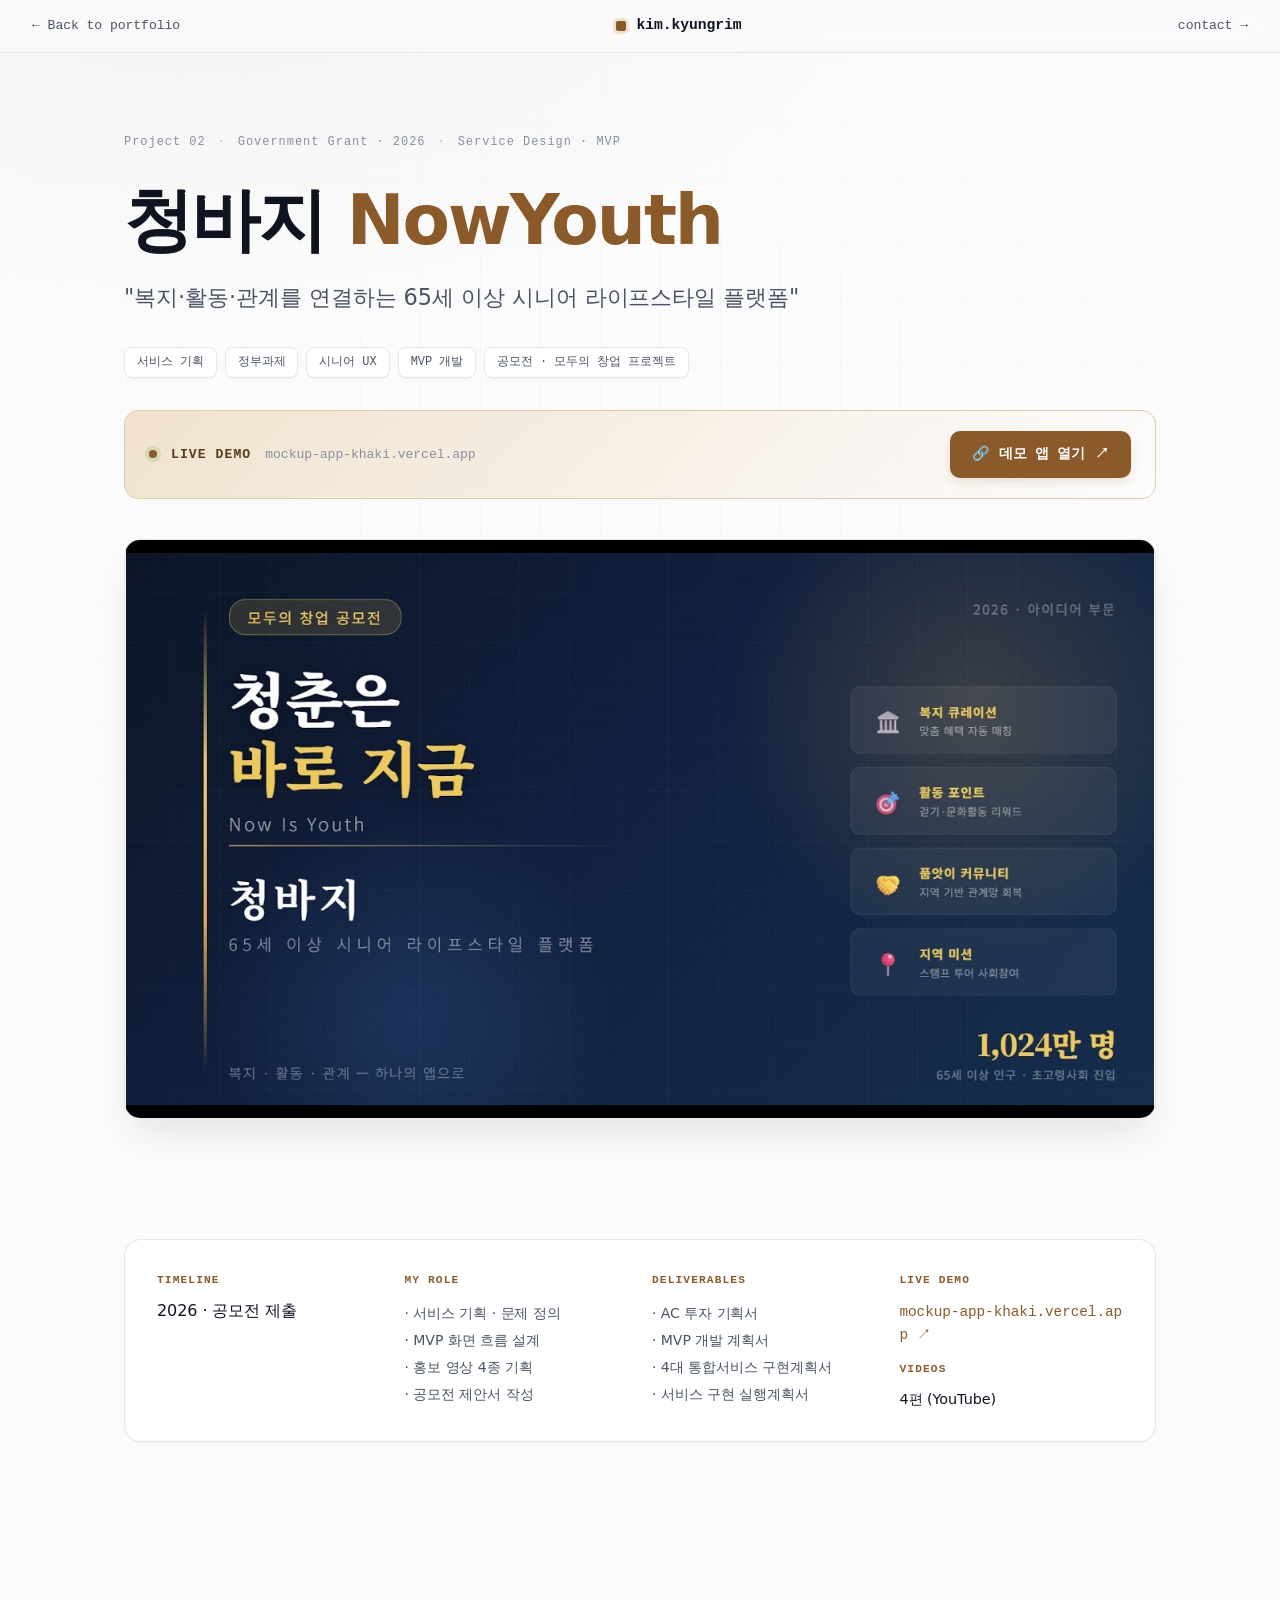
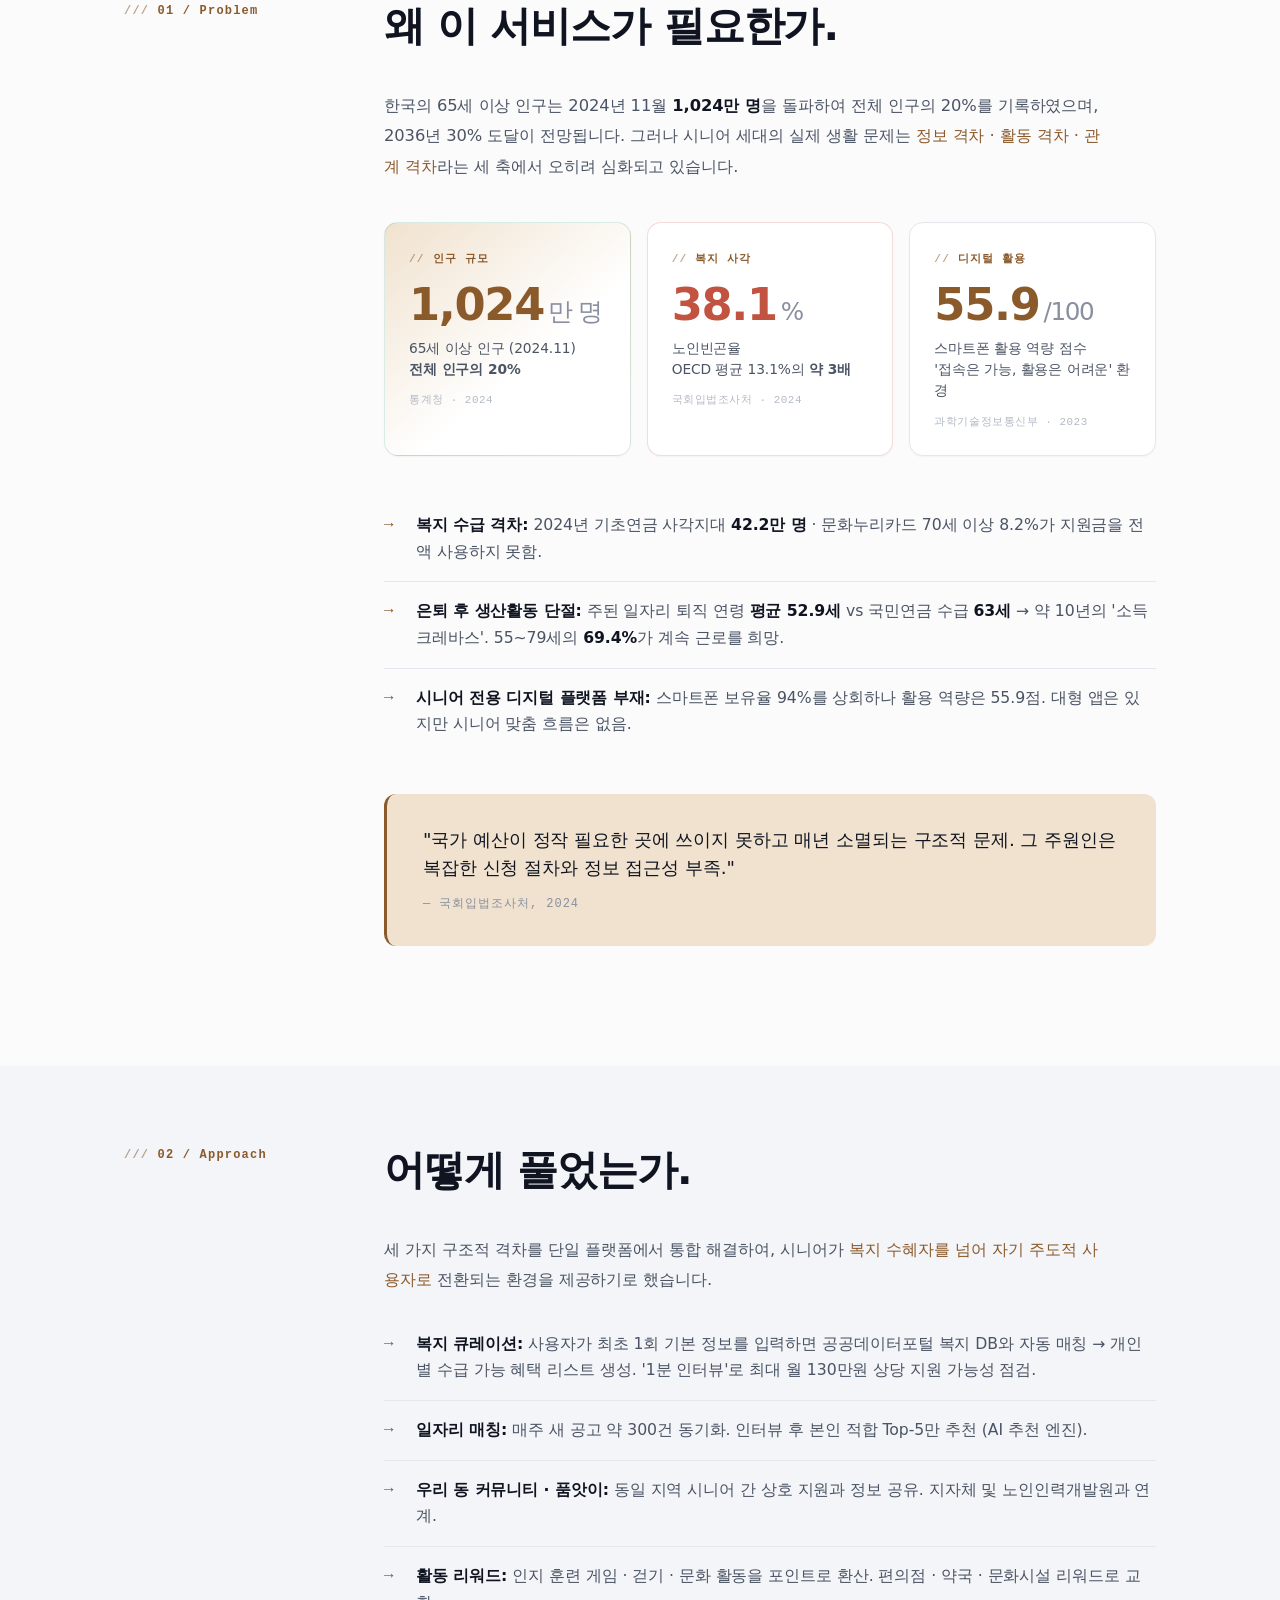
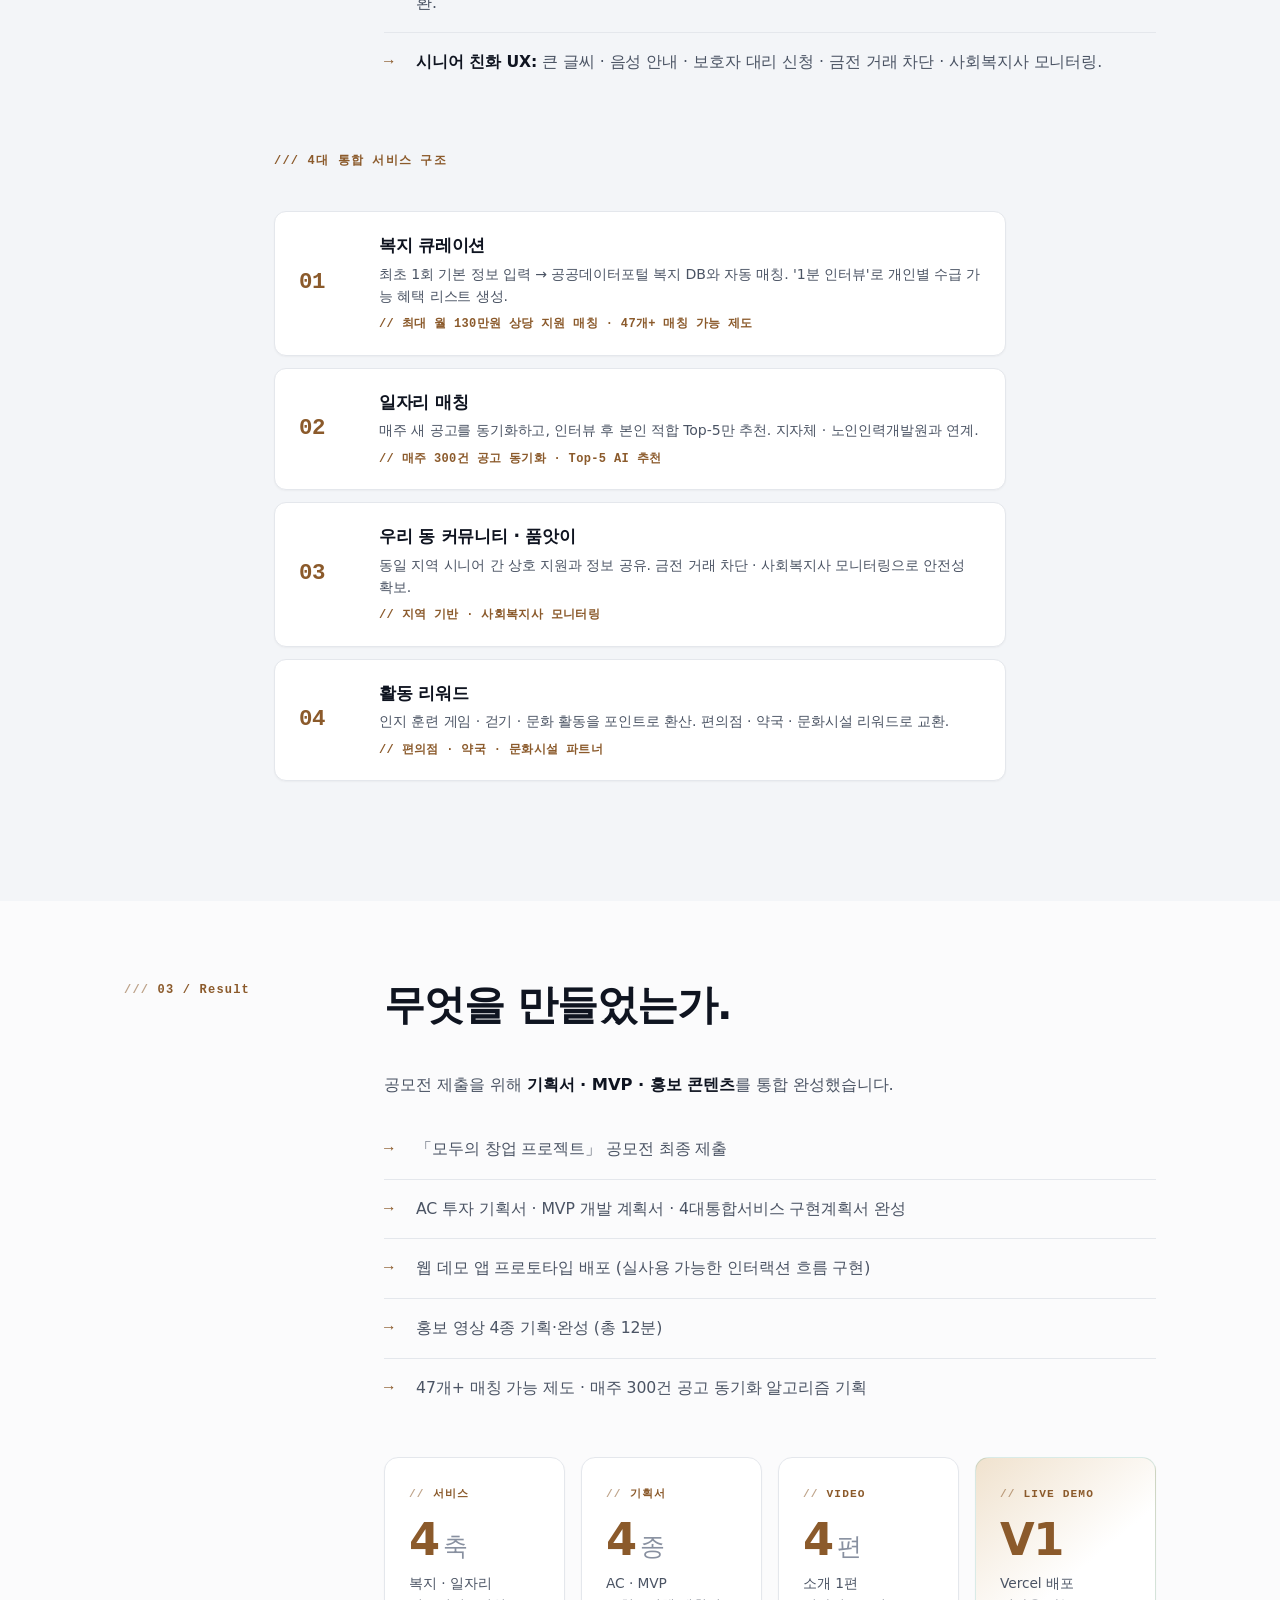
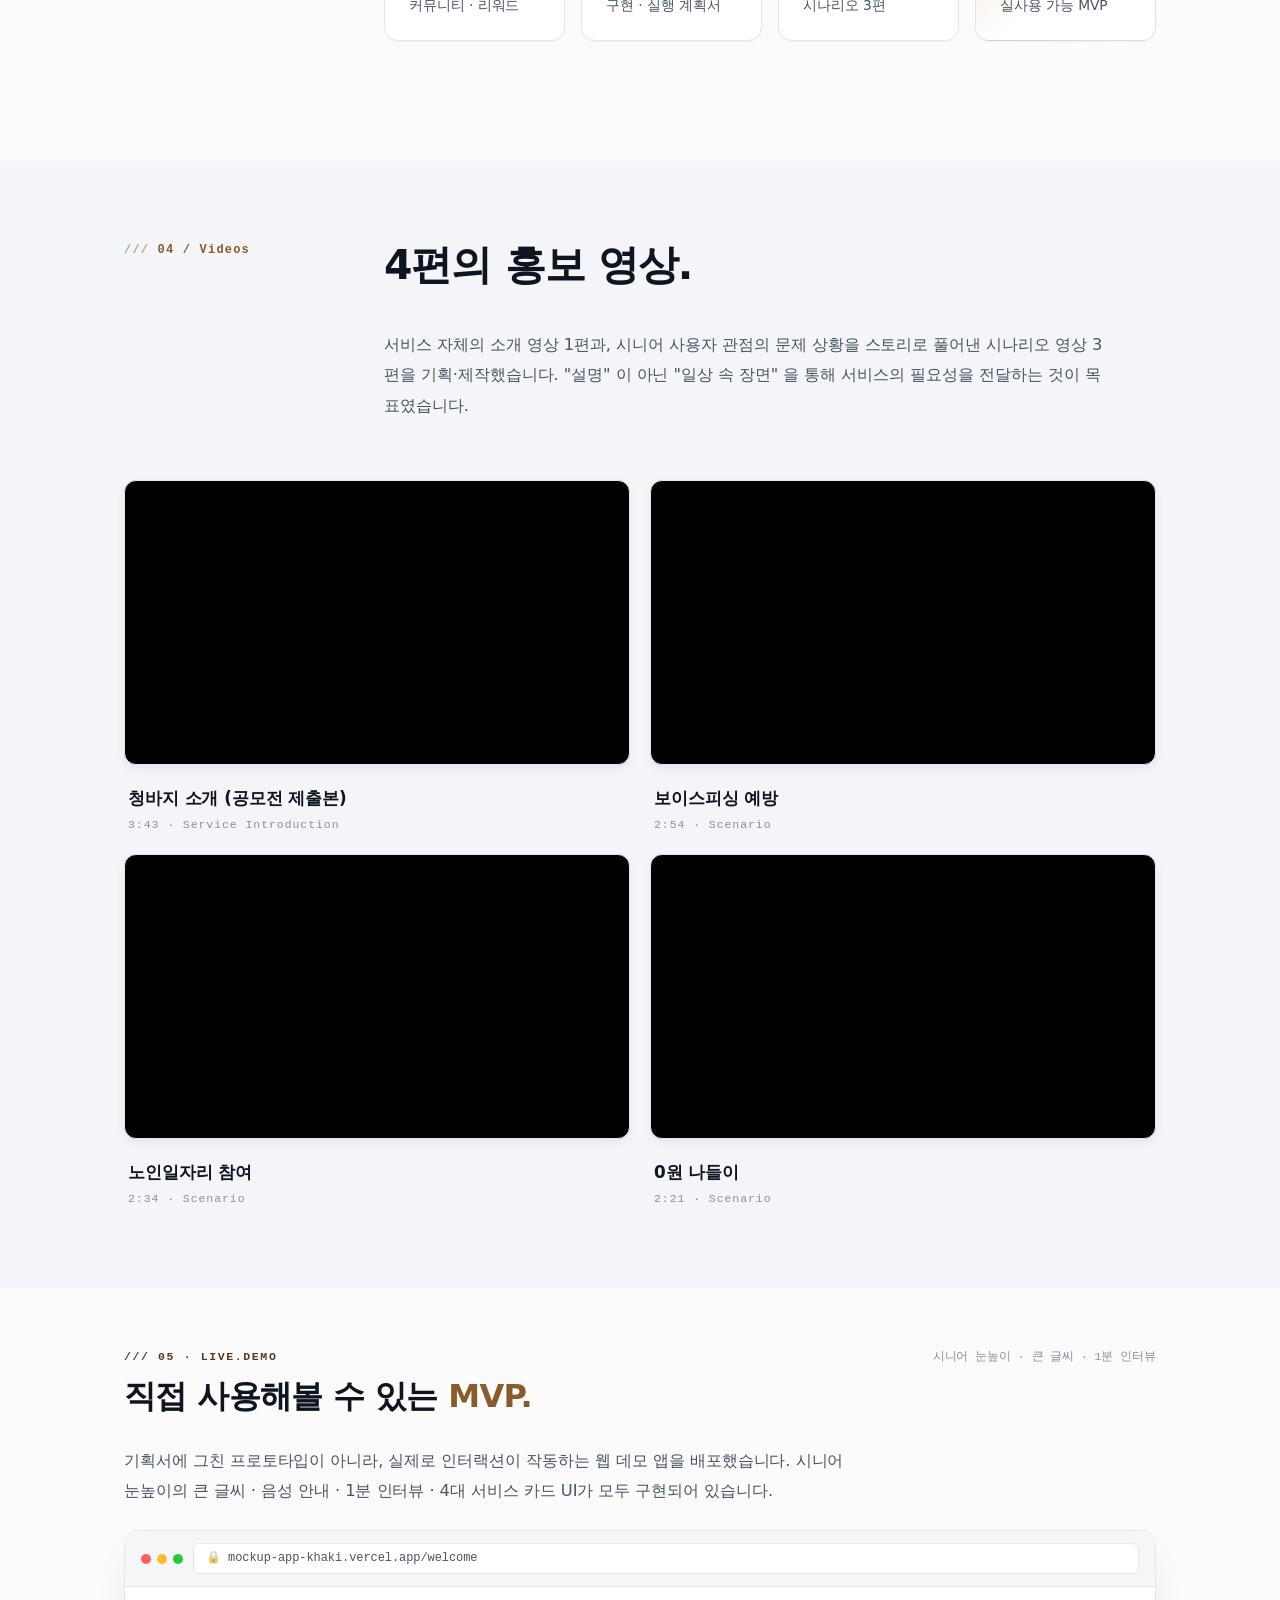
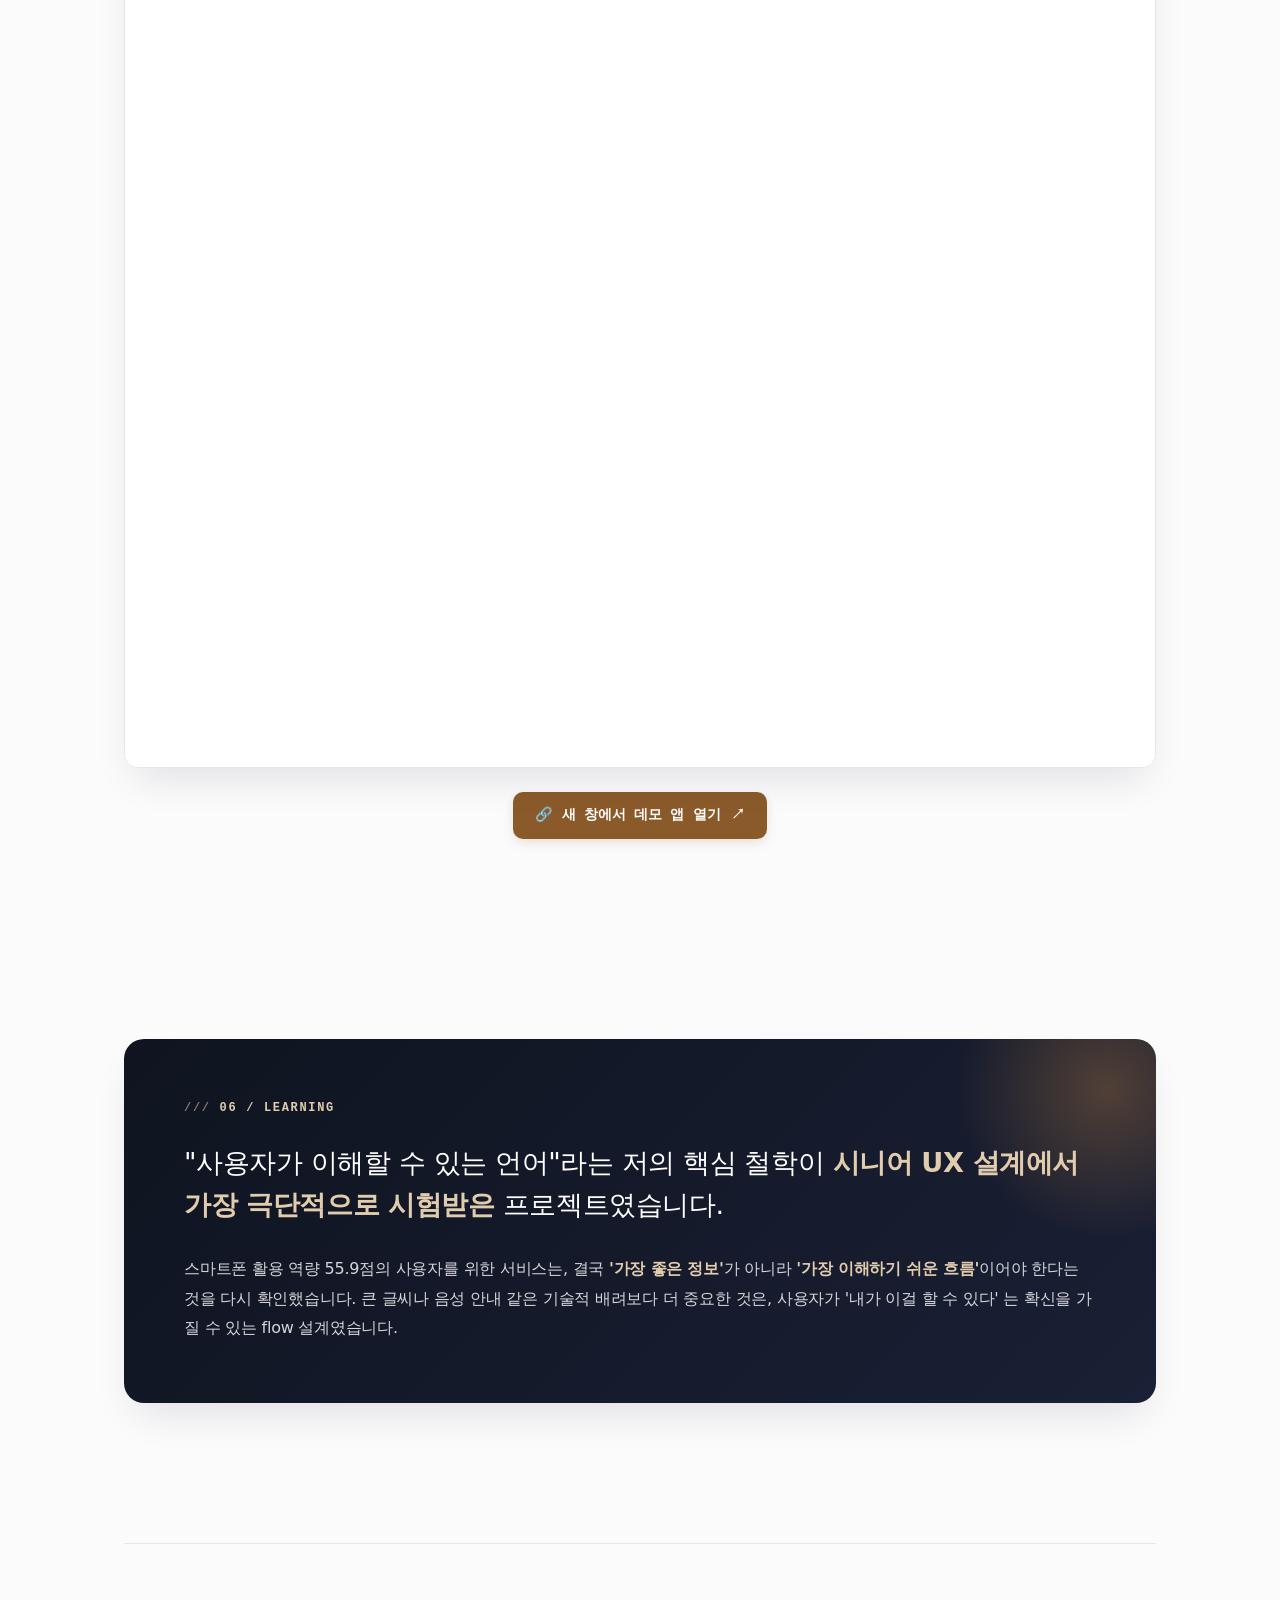
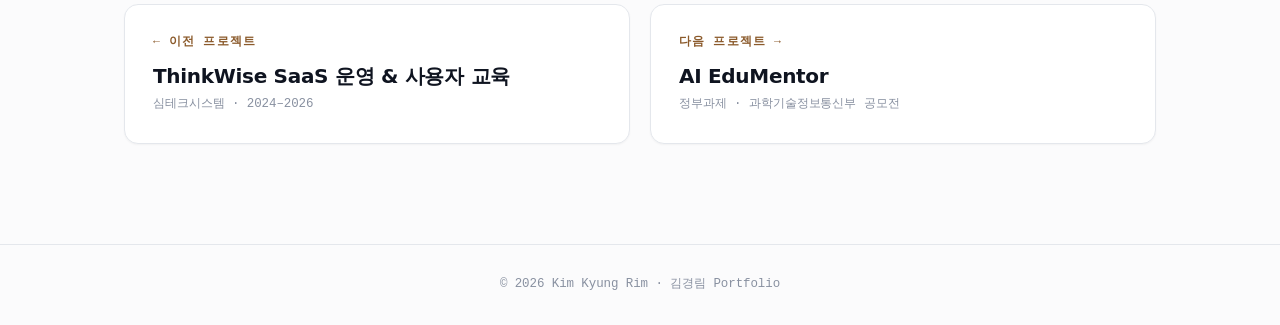
<file: projects/cheongbaji.html>
<!DOCTYPE html>
<html lang="ko">
<head>
  <meta charset="UTF-8">
  <meta name="viewport" content="width=device-width, initial-scale=1.0">
  <title>청바지(NowYouth) · 김경림 포트폴리오</title>
  <link rel="stylesheet" href="../assets/styles/base.css">
  <link rel="stylesheet" href="../assets/styles/project.v3.css">
</head>
<body class="project-page" data-screen-label="Project 청바지 NowYouth">

<nav class="top-nav">
  <a href="../index.html" class="back-link">← Back to portfolio</a>
  <a href="../index.html" class="top-nav-brand">kim.kyungrim</a>
  <a href="../index.html#contact" class="back-link">contact →</a>
</nav>

<header class="p-header">
  <div class="container">
    <div class="p-meta">
      <span>Project 02</span>
      <span class="divider">·</span>
      <span>Government Grant · 2026</span>
      <span class="divider">·</span>
      <span>Service Design · MVP</span>
    </div>
    <h1 class="p-title">청바지 <em class="italic">NowYouth</em></h1>
    <p class="p-tagline">"복지·활동·관계를 연결하는 65세 이상 시니어 라이프스타일 플랫폼"</p>
    <div class="p-tags">
      <span class="p-tag">서비스 기획</span>
      <span class="p-tag">정부과제</span>
      <span class="p-tag">시니어 UX</span>
      <span class="p-tag">MVP 개발</span>
      <span class="p-tag">공모전 · 모두의 창업 프로젝트</span>
    </div>
  </div>

  <div class="container">
    <!-- 🍏 Live Demo 링크 -->
    <div class="p-live-row">
      <div class="p-live-info">
        <span class="p-live-dot"></span>
        <span class="p-live-label">Live Demo</span>
        <span class="p-live-url">mockup-app-khaki.vercel.app</span>
      </div>
      <a href="https://mockup-app-khaki.vercel.app/welcome" target="_blank" rel="noopener" class="p-live-btn">
        🔗 데모 앱 열기 <span class="arrow">↗</span>
      </a>
    </div>

    <div class="p-cover">
      <img src="../assets/cheongbaji/cover.jpg" alt="청바지 소개 - 청춘은 바로 지금">
    </div>
  </div>
</header>

<div class="container">
  <div class="p-info">
    <div class="p-info-item">
      <div class="lbl">Timeline</div>
      <div class="val">2026 · 공모전 제출</div>
    </div>
    <div class="p-info-item">
      <div class="lbl">My Role</div>
      <ul class="val-list">
        <li>· 서비스 기획 · 문제 정의</li>
        <li>· MVP 화면 흐름 설계</li>
        <li>· 홍보 영상 4종 기획</li>
        <li>· 공모전 제안서 작성</li>
      </ul>
    </div>
    <div class="p-info-item">
      <div class="lbl">Deliverables</div>
      <ul class="val-list">
        <li>· AC 투자 기획서</li>
        <li>· MVP 개발 계획서</li>
        <li>· 4대 통합서비스 구현계획서</li>
        <li>· 서비스 구현 실행계획서</li>
      </ul>
    </div>
    <div class="p-info-item">
      <div class="lbl">Live Demo</div>
      <div class="val"><a href="https://mockup-app-khaki.vercel.app/welcome" target="_blank">mockup-app-khaki.vercel.app ↗</a></div>
      <div class="lbl" style="margin-top: 16px;">Videos</div>
      <div class="val" style="font-size: 0.9rem;">4편 (YouTube)</div>
    </div>
  </div>
</div>

<section class="p-section">
  <div class="container">
    <div class="p-section-head">
      <div class="p-section-num">01 / Problem</div>
      <h2>왜 이 서비스가 필요한가.</h2>
    </div>
    <div class="p-body">
      <div></div>
      <div>
        <p>한국의 65세 이상 인구는 2024년 11월 <strong>1,024만 명</strong>을 돌파하여 전체 인구의 20%를 기록하였으며, 2036년 30% 도달이 전망됩니다. 그러나 시니어 세대의 실제 생활 문제는 <em class="italic">정보 격차 · 활동 격차 · 관계 격차</em>라는 세 축에서 오히려 심화되고 있습니다.</p>

        <div class="kpi-grid">
          <div class="kpi-card accent">
            <div class="kpi-tag">인구 규모</div>
            <div class="kpi-num"><em>1,024</em><span class="unit">만 명</span></div>
            <div class="kpi-desc">65세 이상 인구 (2024.11)<br><strong>전체 인구의 20%</strong></div>
            <div class="kpi-source">통계청 · 2024</div>
          </div>
          <div class="kpi-card warn">
            <div class="kpi-tag">복지 사각</div>
            <div class="kpi-num warn"><em>38.1</em><span class="unit">%</span></div>
            <div class="kpi-desc">노인빈곤율<br>OECD 평균 13.1%의 <strong>약 3배</strong></div>
            <div class="kpi-source">국회입법조사처 · 2024</div>
          </div>
          <div class="kpi-card">
            <div class="kpi-tag">디지털 활용</div>
            <div class="kpi-num"><em>55.9</em><span class="unit">/100</span></div>
            <div class="kpi-desc">스마트폰 활용 역량 점수<br>'접속은 가능, 활용은 어려운' 환경</div>
            <div class="kpi-source">과학기술정보통신부 · 2023</div>
          </div>
        </div>

        <ul>
          <li><strong>복지 수급 격차:</strong> 2024년 기초연금 사각지대 <strong>42.2만 명</strong> · 문화누리카드 70세 이상 8.2%가 지원금을 전액 사용하지 못함.</li>
          <li><strong>은퇴 후 생산활동 단절:</strong> 주된 일자리 퇴직 연령 <strong>평균 52.9세</strong> vs 국민연금 수급 <strong>63세</strong> → 약 10년의 '소득 크레바스'. 55~79세의 <strong>69.4%</strong>가 계속 근로를 희망.</li>
          <li><strong>시니어 전용 디지털 플랫폼 부재:</strong> 스마트폰 보유율 94%를 상회하나 활용 역량은 55.9점. 대형 앱은 있지만 시니어 맞춤 흐름은 없음.</li>
        </ul>

        <div class="p-callout">
          "국가 예산이 정작 필요한 곳에 쓰이지 못하고 매년 소멸되는 구조적 문제. 그 주원인은 복잡한 신청 절차와 정보 접근성 부족."
          <span class="cite">— 국회입법조사처, 2024</span>
        </div>
      </div>
    </div>
  </div>
</section>

<section class="p-section" style="background: var(--p-bg-soft); margin: 0;">
  <div class="container">
    <div class="p-section-head">
      <div class="p-section-num">02 / Approach</div>
      <h2>어떻게 풀었는가.</h2>
    </div>
    <div class="p-body">
      <div></div>
      <div>
        <p>세 가지 구조적 격차를 단일 플랫폼에서 통합 해결하여, 시니어가 <em class="italic">복지 수혜자를 넘어 자기 주도적 사용자로</em> 전환되는 환경을 제공하기로 했습니다.</p>
        <ul>
          <li><strong>복지 큐레이션:</strong> 사용자가 최초 1회 기본 정보를 입력하면 공공데이터포털 복지 DB와 자동 매칭 → 개인별 수급 가능 혜택 리스트 생성. '1분 인터뷰'로 최대 월 130만원 상당 지원 가능성 점검.</li>
          <li><strong>일자리 매칭:</strong> 매주 새 공고 약 300건 동기화. 인터뷰 후 본인 적합 Top-5만 추천 (AI 추천 엔진).</li>
          <li><strong>우리 동 커뮤니티 · 품앗이:</strong> 동일 지역 시니어 간 상호 지원과 정보 공유. 지자체 및 노인인력개발원과 연계.</li>
          <li><strong>활동 리워드:</strong> 인지 훈련 게임 · 걷기 · 문화 활동을 포인트로 환산. 편의점 · 약국 · 문화시설 리워드로 교환.</li>
          <li><strong>시니어 친화 UX:</strong> 큰 글씨 · 음성 안내 · 보호자 대리 신청 · 금전 거래 차단 · 사회복지사 모니터링.</li>
        </ul>
      </div>
    </div>

    <div class="container-narrow" style="margin-top: 60px;">
      <div style="font-family: var(--p-font-mono); font-size: 0.75rem; color: var(--p-mint); letter-spacing: 0.1em; margin-bottom: 16px; font-weight: 600;">/// 4대 통합 서비스 구조</div>
      <div class="stack-diagram">
        <div class="stack-row">
          <div class="stack-idx">01</div>
          <div class="stack-body">
            <div class="stack-title">복지 큐레이션</div>
            <div class="stack-desc">최초 1회 기본 정보 입력 → 공공데이터포털 복지 DB와 자동 매칭. '1분 인터뷰'로 개인별 수급 가능 혜택 리스트 생성.</div>
            <div class="stack-metric">// 최대 월 130만원 상당 지원 매칭 · 47개+ 매칭 가능 제도</div>
          </div>
        </div>
        <div class="stack-row">
          <div class="stack-idx">02</div>
          <div class="stack-body">
            <div class="stack-title">일자리 매칭</div>
            <div class="stack-desc">매주 새 공고를 동기화하고, 인터뷰 후 본인 적합 Top-5만 추천. 지자체 · 노인인력개발원과 연계.</div>
            <div class="stack-metric">// 매주 300건 공고 동기화 · Top-5 AI 추천</div>
          </div>
        </div>
        <div class="stack-row">
          <div class="stack-idx">03</div>
          <div class="stack-body">
            <div class="stack-title">우리 동 커뮤니티 · 품앗이</div>
            <div class="stack-desc">동일 지역 시니어 간 상호 지원과 정보 공유. 금전 거래 차단 · 사회복지사 모니터링으로 안전성 확보.</div>
            <div class="stack-metric">// 지역 기반 · 사회복지사 모니터링</div>
          </div>
        </div>
        <div class="stack-row">
          <div class="stack-idx">04</div>
          <div class="stack-body">
            <div class="stack-title">활동 리워드</div>
            <div class="stack-desc">인지 훈련 게임 · 걷기 · 문화 활동을 포인트로 환산. 편의점 · 약국 · 문화시설 리워드로 교환.</div>
            <div class="stack-metric">// 편의점 · 약국 · 문화시설 파트너</div>
          </div>
        </div>
      </div>
    </div>
  </div>
</section>

<section class="p-section">
  <div class="container">
    <div class="p-section-head">
      <div class="p-section-num">03 / Result</div>
      <h2>무엇을 만들었는가.</h2>
    </div>
    <div class="p-body">
      <div></div>
      <div>
        <p>공모전 제출을 위해 <strong>기획서 · MVP · 홍보 콘텐츠</strong>를 통합 완성했습니다.</p>
        <ul>
          <li>「모두의 창업 프로젝트」 공모전 최종 제출</li>
          <li>AC 투자 기획서 · MVP 개발 계획서 · 4대통합서비스 구현계획서 완성</li>
          <li>웹 데모 앱 프로토타입 배포 (실사용 가능한 인터랙션 흐름 구현)</li>
          <li>홍보 영상 4종 기획·완성 (총 12분)</li>
          <li>47개+ 매칭 가능 제도 · 매주 300건 공고 동기화 알고리즘 기획</li>
        </ul>

        <div class="kpi-grid cols-4" style="margin-top: 40px;">
          <div class="kpi-card">
            <div class="kpi-tag">서비스</div>
            <div class="kpi-num"><em>4</em><span class="unit">축</span></div>
            <div class="kpi-desc">복지 · 일자리<br>커뮤니티 · 리워드</div>
          </div>
          <div class="kpi-card">
            <div class="kpi-tag">기획서</div>
            <div class="kpi-num"><em>4</em><span class="unit">종</span></div>
            <div class="kpi-desc">AC · MVP<br>구현 · 실행 계획서</div>
          </div>
          <div class="kpi-card">
            <div class="kpi-tag">Video</div>
            <div class="kpi-num"><em>4</em><span class="unit">편</span></div>
            <div class="kpi-desc">소개 1편<br>시나리오 3편</div>
          </div>
          <div class="kpi-card accent">
            <div class="kpi-tag">Live Demo</div>
            <div class="kpi-num"><em>V1</em></div>
            <div class="kpi-desc">Vercel 배포<br>실사용 가능 MVP</div>
          </div>
        </div>
      </div>
    </div>
  </div>
</section>

<!-- Videos -->
<section class="p-section" style="background: var(--p-bg-soft); margin: 0;">
  <div class="container">
    <div class="p-section-head">
      <div class="p-section-num">04 / Videos</div>
      <h2>4편의 홍보 영상.</h2>
    </div>
    <div class="p-body">
      <div></div>
      <div>
        <p>서비스 자체의 소개 영상 1편과, 시니어 사용자 관점의 문제 상황을 스토리로 풀어낸 시나리오 영상 3편을 기획·제작했습니다. "설명" 이 아닌 "일상 속 장면" 을 통해 서비스의 필요성을 전달하는 것이 목표였습니다.</p>
      </div>
    </div>

    <div class="video-grid">
      <div>
        <div class="video-embed">
          <iframe src="https://www.youtube.com/embed/CZQ8y7fw4nQ" title="청바지 소개 영상" allowfullscreen></iframe>
        </div>
        <div class="video-card">
          <div class="title">청바지 소개 (공모전 제출본)</div>
          <div class="meta">3:43 · Service Introduction</div>
        </div>
      </div>
      <div>
        <div class="video-embed">
          <iframe src="https://www.youtube.com/embed/1wkiTbLhaeM" title="보이스피싱 예방 영상" allowfullscreen></iframe>
        </div>
        <div class="video-card">
          <div class="title">보이스피싱 예방</div>
          <div class="meta">2:54 · Scenario</div>
        </div>
      </div>
      <div>
        <div class="video-embed">
          <iframe src="https://www.youtube.com/embed/JQVjir4RfyA" title="노인일자리 참여 영상" allowfullscreen></iframe>
        </div>
        <div class="video-card">
          <div class="title">노인일자리 참여</div>
          <div class="meta">2:34 · Scenario</div>
        </div>
      </div>
      <div>
        <div class="video-embed">
          <iframe src="https://www.youtube.com/embed/R7F4XGRg8FM" title="0원 나들이 영상" allowfullscreen></iframe>
        </div>
        <div class="video-card">
          <div class="title">0원 나들이</div>
          <div class="meta">2:21 · Scenario</div>
        </div>
      </div>
    </div>
  </div>
</section>

<!-- Live demo -->
<section class="p-embed-section">
  <div class="container">
    <div class="p-embed-head">
      <div>
        <div class="p-embed-label">/// 05 · live.demo</div>
        <h2 style="font-family: var(--p-font-sans); font-weight: 600; font-size: clamp(1.6rem, 2.6vw, 2rem); letter-spacing: -0.02em; margin: 4px 0 0;">직접 사용해볼 수 있는 <em style="color: var(--p-mint); font-style: normal;">MVP.</em></h2>
      </div>
      <span class="p-embed-note">시니어 눈높이 · 큰 글씨 · 1분 인터뷰</span>
    </div>

    <p style="font-size: 1.02rem; line-height: 1.85; color: var(--p-text-2); max-width: 720px; margin: 0 0 24px;">
      기획서에 그친 프로토타입이 아니라, 실제로 인터랙션이 작동하는 웹 데모 앱을 배포했습니다. 시니어 눈높이의 큰 글씨 · 음성 안내 · 1분 인터뷰 · 4대 서비스 카드 UI가 모두 구현되어 있습니다.
    </p>

    <div class="p-embed-frame">
      <div class="browser-bar">
        <div class="browser-dots"><span></span><span></span><span></span></div>
        <div class="browser-url">mockup-app-khaki.vercel.app/welcome</div>
      </div>
      <iframe src="https://mockup-app-khaki.vercel.app/welcome" loading="lazy" title="청바지 Live Demo"
              sandbox="allow-scripts allow-same-origin allow-forms allow-popups"></iframe>
    </div>

    <div style="margin-top: 24px; text-align: center;">
      <a href="https://mockup-app-khaki.vercel.app/welcome" target="_blank" rel="noopener" class="p-live-btn">
        🔗 새 창에서 데모 앱 열기 <span class="arrow">↗</span>
      </a>
    </div>
  </div>
</section>

<!-- Learning -->
<section class="learning-section">
  <div class="container">
    <div class="learning-card">
      <div class="num">06 / Learning</div>
      <p>"사용자가 이해할 수 있는 언어"라는 저의 핵심 철학이 <em>시니어 UX 설계에서 가장 극단적으로 시험받은</em> 프로젝트였습니다.</p>
      <p style="color: rgba(255, 255, 255, 0.82); font-size: 1rem; line-height: 1.85; margin-top: 28px; font-weight: 400;">
        스마트폰 활용 역량 55.9점의 사용자를 위한 서비스는, 결국 <em style="color: #e2ccae;">'가장 좋은 정보'</em>가 아니라 <em style="color: #e2ccae;">'가장 이해하기 쉬운 흐름'</em>이어야 한다는 것을 다시 확인했습니다. 큰 글씨나 음성 안내 같은 기술적 배려보다 더 중요한 것은, 사용자가 '내가 이걸 할 수 있다' 는 확신을 가질 수 있는 flow 설계였습니다.
      </p>
    </div>
  </div>
</section>

<!-- Nav to next -->
<div class="container">
  <div class="nav-projects">
    <a href="thinkwise.html" class="nav-project">
      <div class="lbl">← 이전 프로젝트</div>
      <div class="title">ThinkWise SaaS 운영 & 사용자 교육</div>
      <div class="sub">심테크시스템 · 2024–2026</div>
    </a>
    <a href="ai-edumentor.html" class="nav-project">
      <div class="lbl">다음 프로젝트 →</div>
      <div class="title">AI EduMentor</div>
      <div class="sub">정부과제 · 과학기술정보통신부 공모전</div>
    </a>
  </div>
</div>

<footer>
  <div>© 2026 Kim Kyung Rim · 김경림 Portfolio</div>
</footer>

</body>
</html>
</file>
<file: assets/styles/base.css>
/* Reset + Base */
*,*::before,*::after { box-sizing: border-box; }
html { scroll-behavior: smooth; -webkit-text-size-adjust: 100%; }
body { margin: 0; font-family: 'Pretendard', -apple-system, 'Apple SD Gothic Neo', system-ui, sans-serif; line-height: 1.6; color: inherit; text-rendering: optimizeLegibility; -webkit-font-smoothing: antialiased; }
img { max-width: 100%; height: auto; display: block; }
a { color: inherit; text-decoration: none; }
button { font: inherit; cursor: pointer; }
ul, ol { padding-left: 1.1rem; }
p { text-wrap: pretty; }
h1, h2, h3, h4 { text-wrap: balance; margin: 0; }

/* Fonts - Pretendard */
@import url('https://cdn.jsdelivr.net/gh/orioncactus/pretendard@v1.3.9/dist/web/variable/pretendardvariable.min.css');

/* Container widths */
:root {
  --container-narrow: 720px;
  --container: 1080px;
  --container-wide: 1280px;
}

.container { max-width: var(--container); margin: 0 auto; padding: 0 24px; }
.container-narrow { max-width: var(--container-narrow); margin: 0 auto; padding: 0 24px; }
.container-wide { max-width: var(--container-wide); margin: 0 auto; padding: 0 24px; }

/* Reveal on scroll */
.reveal { opacity: 0; transform: translateY(24px); transition: opacity .8s ease, transform .8s ease; }
.reveal.is-visible { opacity: 1; transform: translateY(0); }
.reveal.delay-1 { transition-delay: .08s; }
.reveal.delay-2 { transition-delay: .16s; }
.reveal.delay-3 { transition-delay: .24s; }
.reveal.delay-4 { transition-delay: .32s; }

@media (prefers-reduced-motion: reduce) {
  .reveal { opacity: 1; transform: none; transition: none; }
  html { scroll-behavior: auto; }
}
</file>
<file: assets/styles/tone-c.css>
/* Tone C - Tech Product (Light) — Green Apple refresh */
/* Primary accent: 딥 청사과 (#6BA83B) — 상큼하고 살아있는 그린 */
/* Sub accent: deep emerald mint (#067A5E) — 깊이감 & 텍스트 대비 */
@import url('https://fonts.googleapis.com/css2?family=JetBrains+Mono:wght@400;500;600&family=Space+Grotesk:wght@400;500;600;700&display=swap');

:root {
  /* Palette - off-white 에 살짝 그린 틴트를 입힌 뉴트럴 */
  --c-bg: #FBFCF9;         /* 백색 → 아주 살짝 그린이 돈 느낌 */
  --c-bg-2: #F4F7EE;       /* soft apple wash */
  --c-bg-3: #EAF0DE;       /* deeper wash */
  --c-panel: #FFFFFF;
  --c-panel-2: #F8FAF3;
  --c-panel-hover: #F1F5E7;
  --c-border: #E4E8DC;     /* 보더도 종이가 아닌 살짝 잎새 */
  --c-border-strong: #CDD5BC;
  --c-text: #10160D;       /* 잊지질 약간의 그린-블랙 */
  --c-text-2: #4B5445;
  --c-text-3: #858E7A;
  --c-text-4: #B4BAA5;

  /* 🍏 Primary accent — Deep Green Apple */
  --c-apple: #6BA83B;              /* 메인 청사과 */
  --c-apple-2: #7EBD48;            /* 밝은 청사과 (hover, glow) */
  --c-apple-3: #8FCB4A;            /* 더 밝은 hover */
  --c-apple-deep: #4F8A28;         /* 진한 청사과 (강조 텍스트) */
  --c-apple-soft: #EEF7DE;         /* 은은한 wash 배경 */
  --c-apple-soft-2: #E1EFCB;       /* soft border/tag */
  --c-apple-glow: rgba(107, 168, 59, 0.22);
  --c-apple-wash: rgba(107, 168, 59, 0.06);

  /* 🌿 Sub accent — Deep Mineral Mint (깊이감용・기존) */
  --c-mint: #067A5E;
  --c-mint-2: #0A9E7A;
  --c-mint-soft: #E6F5F0;
  --c-mint-glow: rgba(6, 122, 94, 0.15);

  --c-blue: #2A6FDB;
  --c-purple: #7B5CFA;
  --c-warn: #C46A16;

  --c-font-sans: 'Space Grotesk', 'Pretendard', -apple-system, system-ui, sans-serif;
  --c-font-mono: 'JetBrains Mono', ui-monospace, Menlo, monospace;
  --c-font-kr: 'Pretendard', -apple-system, 'Apple SD Gothic Neo', system-ui, sans-serif;

  --c-shadow-sm: 0 1px 2px rgba(15, 20, 32, 0.04);
  --c-shadow-md: 0 4px 12px -2px rgba(15, 20, 32, 0.08);
  --c-shadow-lg: 0 20px 40px -12px rgba(15, 20, 32, 0.12);
}

body.tone-c {
  background: var(--c-bg);
  color: var(--c-text);
  font-family: var(--c-font-kr);
  font-size: 15px;
  letter-spacing: -0.005em;
  /* 청사과 wash + 깊은 민트 틴트로 배경에 살아있는 느낌 */
  background-image:
    radial-gradient(1200px 600px at 15% -5%, rgba(107, 168, 59, 0.09), transparent 60%),
    radial-gradient(900px 500px at 100% 15%, rgba(107, 168, 59, 0.06), transparent 65%),
    radial-gradient(700px 500px at 50% 100%, rgba(6, 122, 94, 0.04), transparent 70%);
  background-attachment: fixed;
}

/* Subtle grid background */
body.tone-c::before {
  content: ''; position: fixed; inset: 0; z-index: -1;
  background-image:
    linear-gradient(rgba(15, 20, 32, 0.025) 1px, transparent 1px),
    linear-gradient(90deg, rgba(15, 20, 32, 0.025) 1px, transparent 1px);
  background-size: 60px 60px;
  mask-image: radial-gradient(ellipse at center, black 30%, transparent 85%);
  -webkit-mask-image: radial-gradient(ellipse at center, black 30%, transparent 85%);
  pointer-events: none;
}

.tone-c .display-1 {
  font-family: var(--c-font-sans);
  font-weight: 600;
  font-size: clamp(2.4rem, 5.6vw, 4.6rem);
  line-height: 1.05;
  letter-spacing: -0.03em;
  color: var(--c-text);
}
.tone-c .display-1 .kr { font-family: var(--c-font-kr); font-weight: 700; }
.tone-c .display-2 {
  font-family: var(--c-font-sans);
  font-weight: 600;
  font-size: clamp(2rem, 4vw, 3.2rem);
  line-height: 1.15;
  letter-spacing: -0.025em;
  color: var(--c-text);
}
.tone-c .display-2 .kr { font-family: var(--c-font-kr); font-weight: 700; }
.tone-c .heading {
  font-family: var(--c-font-sans);
  font-weight: 600;
  font-size: clamp(1.4rem, 2.4vw, 1.8rem);
  line-height: 1.25; letter-spacing: -0.015em;
}
.tone-c .eyebrow {
  font-family: var(--c-font-mono);
  font-size: 0.75rem; font-weight: 500;
  letter-spacing: 0.08em;
  color: var(--c-apple-deep);
}
.tone-c .eyebrow::before { content: '/// '; opacity: 0.55; }
.tone-c .lede {
  font-size: clamp(1.05rem, 1.5vw, 1.25rem);
  line-height: 1.6;
  color: var(--c-text-2);
}
.tone-c .body { font-size: 0.95rem; color: var(--c-text-2); line-height: 1.75; }
.tone-c .mono { font-family: var(--c-font-mono); }

/* Nav */
.tone-c .nav {
  position: sticky; top: 0; z-index: 50;
  background: rgba(251, 251, 252, 0.8);
  backdrop-filter: saturate(180%) blur(16px);
  -webkit-backdrop-filter: saturate(180%) blur(16px);
  border-bottom: 1px solid var(--c-border);
}
.tone-c .nav-inner { display: flex; align-items: center; justify-content: space-between; padding: 14px 32px; }
.tone-c .nav-brand {
  font-family: var(--c-font-mono);
  font-size: 0.92rem; font-weight: 600;
  color: var(--c-text);
  display: flex; align-items: center; gap: 10px;
}
.tone-c .nav-brand::before {
  content: ''; width: 10px; height: 10px; border-radius: 2px;
  background: var(--c-apple);
  box-shadow: 0 0 0 3px var(--c-apple-soft);
}
.tone-c .nav-links { display: flex; gap: 28px; font-family: var(--c-font-mono); font-size: 0.82rem; color: var(--c-text-2); }
.tone-c .nav-links a { transition: color .2s; }
.tone-c .nav-links a:hover { color: var(--c-apple-deep); }
.tone-c .nav-cta {
  padding: 8px 18px; background: var(--c-text); color: var(--c-bg);
  border-radius: 8px; font-family: var(--c-font-mono); font-size: 0.82rem; font-weight: 600;
  transition: all .2s;
}
.tone-c .nav-cta:hover { background: var(--c-apple); box-shadow: 0 4px 12px var(--c-apple-glow); transform: translateY(-1px); }
@media (max-width: 720px) { .tone-c .nav-links { display: none; } }

/* Sections */
.tone-c section { padding: 120px 0; position: relative; }
@media (max-width: 720px) { .tone-c section { padding: 80px 0; } }

/* Hero */
.tone-c .hero {
  padding: 60px 0 140px;
  position: relative;
}
.tone-c .hero-tag {
  display: inline-flex; align-items: center; gap: 10px;
  padding: 6px 14px 6px 6px; border-radius: 999px;
  background: var(--c-panel); border: 1px solid var(--c-border);
  font-family: var(--c-font-mono); font-size: 0.78rem;
  margin-bottom: 32px;
  box-shadow: var(--c-shadow-sm);
  color: var(--c-text-2);
}
.tone-c .hero-tag .badge { padding: 4px 8px; background: var(--c-apple); color: white; border-radius: 999px; font-size: 0.68rem; font-weight: 600; }
.tone-c .hero-tag .live { display: inline-block; width: 6px; height: 6px; border-radius: 50%; background: var(--c-apple); box-shadow: 0 0 0 3px var(--c-apple-soft); animation: cPulse 2s infinite; }
@keyframes cPulse { 0%,100% { opacity: 1; } 50% { opacity: 0.35; } }

.tone-c .hero-grid {
  display: grid; grid-template-columns: 1fr 400px; gap: 80px; align-items: center;
}
.tone-c .hero h1 { margin-bottom: 28px; }
.tone-c .hero-sub { max-width: 620px; margin-bottom: 40px; }
.tone-c .hero-cta { display: flex; gap: 12px; flex-wrap: wrap; }
.tone-c .btn-primary {
  padding: 14px 24px; background: var(--c-text); color: var(--c-bg);
  border-radius: 10px; font-family: var(--c-font-mono); font-weight: 600; font-size: 0.9rem;
  transition: all .2s; display: inline-flex; align-items: center; gap: 8px;
  box-shadow: var(--c-shadow-md);
}
.tone-c .btn-primary:hover { background: var(--c-apple); transform: translateY(-2px); box-shadow: 0 12px 24px -6px var(--c-apple-glow); }
.tone-c .btn-secondary {
  padding: 14px 24px; background: var(--c-panel); color: var(--c-text);
  border: 1px solid var(--c-border-strong); border-radius: 10px;
  font-family: var(--c-font-mono); font-weight: 500; font-size: 0.9rem;
  transition: all .2s; display: inline-flex; align-items: center; gap: 8px;
}
.tone-c .btn-secondary:hover { background: var(--c-panel-hover); border-color: var(--c-apple); color: var(--c-apple-deep); }

.tone-c .hero-portrait {
  position: relative; aspect-ratio: 4/5;
  border-radius: 16px; overflow: hidden;
  border: 1px solid var(--c-apple-soft-2);
  background: var(--c-bg-2);
  box-shadow:
    var(--c-shadow-lg),
    0 0 0 6px var(--c-apple-wash),
    0 24px 60px -20px var(--c-apple-glow);
}
.tone-c .hero-portrait img { width: 100%; height: 100%; object-fit: cover; }
.tone-c .portrait-hud {
  position: absolute; top: 12px; left: 12px; right: 12px;
  display: flex; justify-content: space-between; align-items: center;
  font-family: var(--c-font-mono); font-size: 0.68rem;
  color: var(--c-text);
}
.tone-c .portrait-hud .tag {
  padding: 4px 8px;
  background: rgba(255, 255, 255, 0.9);
  backdrop-filter: blur(8px);
  border-radius: 6px;
  border: 1px solid var(--c-border);
  box-shadow: var(--c-shadow-sm);
}
.tone-c .portrait-stats {
  position: absolute; bottom: 12px; left: 12px; right: 12px;
  padding: 14px;
  background: rgba(255, 255, 255, 0.95);
  backdrop-filter: blur(12px);
  border: 1px solid var(--c-border);
  border-radius: 12px;
  display: grid; grid-template-columns: repeat(3, 1fr); gap: 12px;
  font-family: var(--c-font-mono);
  box-shadow: var(--c-shadow-md);
}
.tone-c .portrait-stats .stat { text-align: center; }
.tone-c .portrait-stats .stat-num { font-size: 1.15rem; font-weight: 700; color: var(--c-apple-deep); }
.tone-c .portrait-stats .stat-lbl { font-size: 0.62rem; color: var(--c-text-3); text-transform: uppercase; letter-spacing: 0.08em; margin-top: 2px; }

@media (max-width: 900px) {
  .tone-c .hero-grid { grid-template-columns: 1fr; gap: 60px; }
  .tone-c .hero-portrait { max-width: 340px; margin: 0 auto; }
}

/* Philosophy — 청사과 wash 배경 섹션 */
.tone-c .philosophy {
  padding: 120px 0; position: relative;
}
.tone-c .philosophy::before {
  content: ''; position: absolute; inset: 0;
  background:
    radial-gradient(800px 400px at 20% 50%, rgba(107,168,59,0.08), transparent 65%),
    radial-gradient(600px 400px at 85% 40%, rgba(107,168,59,0.05), transparent 70%);
  pointer-events: none;
}
.tone-c .philosophy-card {
  max-width: 960px; margin: 0 auto;
  padding: 64px 48px; border-radius: 24px;
  background:
    linear-gradient(135deg, rgba(107,168,59,0.09) 0%, rgba(107,168,59,0.02) 55%, rgba(6,122,94,0.04) 100%),
    var(--c-panel);
  border: 1px solid var(--c-apple-soft-2);
  box-shadow: var(--c-shadow-lg), 0 20px 60px -30px var(--c-apple-glow);
  position: relative;
  overflow: hidden;
}
.tone-c .philosophy-card::before {
  content: '"'; position: absolute; top: -60px; right: -20px;
  font-family: var(--c-font-sans); font-size: 20rem; line-height: 1;
  color: var(--c-apple); opacity: 0.08;
}
.tone-c .philosophy-card .mono-label {
  font-family: var(--c-font-mono); font-size: 0.72rem;
  color: var(--c-apple-deep); letter-spacing: 0.14em; text-transform: uppercase;
  margin-bottom: 24px; display: block;
}
.tone-c .philosophy-card blockquote {
  margin: 0 0 32px;
  font-size: clamp(1.6rem, 3.4vw, 2.4rem);
  line-height: 1.4;
  font-weight: 500;
  letter-spacing: -0.02em;
  color: var(--c-text);
}
.tone-c .philosophy-card blockquote em { color: var(--c-apple-deep); font-style: normal; font-weight: 600; }
.tone-c .philosophy-card .sub { color: var(--c-text-2); }

/* Section header */
.tone-c .section-header { margin-bottom: 60px; }
.tone-c .section-header .eyebrow { margin-bottom: 12px; }
.tone-c .section-header h2 { max-width: 820px; }

/* About + Strengths */
.tone-c .about-grid {
  display: grid; grid-template-columns: 380px 1fr; gap: 80px;
}
@media (max-width: 900px) { .tone-c .about-grid { grid-template-columns: 1fr; gap: 40px; } }

.tone-c .strengths { margin-top: 100px; }
.tone-c .strength-list {
  display: grid; grid-template-columns: repeat(3, 1fr); gap: 20px;
  margin-top: 60px;
}
@media (max-width: 900px) { .tone-c .strength-list { grid-template-columns: 1fr; } }
.tone-c .strength {
  padding: 32px; border-radius: 16px;
  background: var(--c-panel);
  border: 1px solid var(--c-border);
  transition: all .3s;
  box-shadow: var(--c-shadow-sm);
}
.tone-c .strength:hover {
  border-color: var(--c-apple);
  transform: translateY(-4px);
  box-shadow: var(--c-shadow-lg), 0 12px 30px -12px var(--c-apple-glow);
  background: linear-gradient(180deg, var(--c-apple-wash) 0%, var(--c-panel) 40%);
}
.tone-c .strength-num {
  font-family: var(--c-font-mono); font-size: 0.72rem;
  color: var(--c-apple-deep); letter-spacing: 0.12em; margin-bottom: 20px;
  font-weight: 600;
}
.tone-c .strength-title { font-family: var(--c-font-kr); font-size: 1.35rem; font-weight: 700; line-height: 1.3; margin-bottom: 8px; letter-spacing: -0.015em; color: var(--c-text); }
.tone-c .strength-sub { font-family: var(--c-font-mono); font-size: 0.7rem; letter-spacing: 0.1em; color: var(--c-text-3); text-transform: uppercase; margin-bottom: 16px; }
.tone-c .strength-body { font-size: 0.9rem; color: var(--c-text-2); line-height: 1.75; }

/* Skills */
.tone-c .skills-grid {
  display: grid; grid-template-columns: repeat(auto-fill, minmax(280px, 1fr));
  gap: 16px;
}
.tone-c .skill-group {
  padding: 24px; background: var(--c-panel);
  border: 1px solid var(--c-border); border-radius: 12px;
  box-shadow: var(--c-shadow-sm);
  transition: all .25s;
}
.tone-c .skill-group:hover { border-color: var(--c-border-strong); box-shadow: var(--c-shadow-md); }
.tone-c .skill-group h3 {
  font-family: var(--c-font-mono); font-size: 0.8rem;
  color: var(--c-apple-deep); letter-spacing: 0.06em; text-transform: uppercase;
  margin-bottom: 16px; padding-bottom: 12px;
  border-bottom: 1px solid var(--c-border);
  font-weight: 600;
}
.tone-c .skill-list { list-style: none; padding: 0; margin: 0; display: flex; flex-wrap: wrap; gap: 6px; }
.tone-c .skill-list li {
  padding: 6px 12px; background: var(--c-bg-2);
  border: 1px solid var(--c-border); border-radius: 8px;
  font-size: 0.8rem; color: var(--c-text-2);
  font-family: var(--c-font-mono);
}

/* Timeline */
.tone-c .timeline { display: grid; gap: 12px; }
.tone-c .timeline-item {
  padding: 28px 32px; background: var(--c-panel);
  border: 1px solid var(--c-border); border-radius: 14px;
  display: grid; grid-template-columns: 180px 1fr; gap: 32px;
  transition: all .25s;
  box-shadow: var(--c-shadow-sm);
}
.tone-c .timeline-item:hover {
  border-color: var(--c-border-strong);
  box-shadow: var(--c-shadow-md);
  transform: translateX(4px);
}
.tone-c .timeline-item.minor { opacity: 0.55; }
.tone-c .timeline-item.minor:hover { opacity: 1; }
@media (max-width: 720px) {
  .tone-c .timeline-item { grid-template-columns: 1fr; gap: 12px; padding: 24px; }
}
.tone-c .tl-period { font-family: var(--c-font-mono); font-size: 0.78rem; color: var(--c-text-3); line-height: 1.6; }
.tone-c .tl-duration { display: block; color: var(--c-apple-deep); font-size: 0.72rem; margin-top: 4px; font-weight: 600; }
.tone-c .tl-company { font-family: var(--c-font-sans); font-size: 1.25rem; font-weight: 600; color: var(--c-text); margin-bottom: 4px; letter-spacing: -0.015em; }
.tone-c .tl-role { font-family: var(--c-font-mono); font-size: 0.82rem; color: var(--c-text-3); margin-bottom: 14px; }
.tone-c .tl-highlight {
  display: inline-block; padding: 5px 12px;
  background: var(--c-apple-soft); color: var(--c-apple-deep);
  border: 1px solid var(--c-apple-soft-2);
  border-radius: 8px; font-family: var(--c-font-mono); font-size: 0.78rem;
  margin-bottom: 14px; font-weight: 500;
}
.tone-c .tl-desc { color: var(--c-text-2); font-size: 0.92rem; line-height: 1.75; margin-bottom: 14px; max-width: 640px; }
.tone-c .tl-tags { display: flex; flex-wrap: wrap; gap: 6px; }
.tone-c .tl-tag { padding: 3px 10px; background: var(--c-bg-2); border: 1px solid var(--c-border); border-radius: 6px; font-size: 0.72rem; color: var(--c-text-3); font-family: var(--c-font-mono); }

/* Projects */
.tone-c .projects-grid {
  display: grid; grid-template-columns: repeat(2, 1fr); gap: 20px;
}
@media (max-width: 800px) { .tone-c .projects-grid { grid-template-columns: 1fr; } }
.tone-c .project-card {
  display: block; border-radius: 16px; overflow: hidden;
  background: var(--c-panel); border: 1px solid var(--c-border);
  transition: all .3s;
  box-shadow: var(--c-shadow-sm);
}
.tone-c .project-card:hover { border-color: var(--c-apple); transform: translateY(-4px); box-shadow: var(--c-shadow-lg), 0 16px 40px -20px var(--c-apple-glow); }
.tone-c .project-cover {
  aspect-ratio: 16/10; overflow: hidden;
  background: var(--c-bg-2);
  position: relative;
  border-bottom: 1px solid var(--c-border);
  display: flex; align-items: center; justify-content: center;
}
.tone-c .project-cover img {
  width: 100%; height: 100%;
  object-fit: contain;
  object-position: center;
  transition: transform .5s;
}
.tone-c .project-card:hover .project-cover img { transform: scale(1.04); }
.tone-c .project-body { padding: 24px; }
.tone-c .project-head { display: flex; justify-content: space-between; align-items: center; margin-bottom: 12px; }
.tone-c .project-num { font-family: var(--c-font-mono); font-size: 0.72rem; color: var(--c-apple-deep); letter-spacing: 0.12em; font-weight: 600; }
.tone-c .project-arrow { color: var(--c-text-3); font-family: var(--c-font-mono); transition: all .2s; }
.tone-c .project-card:hover .project-arrow { color: var(--c-apple-deep); transform: translateX(4px); }
.tone-c .project-title { font-family: var(--c-font-kr); font-size: 1.35rem; font-weight: 700; line-height: 1.3; margin-bottom: 6px; letter-spacing: -0.015em; color: var(--c-text); }
.tone-c .project-subtitle { font-family: var(--c-font-mono); font-size: 0.78rem; color: var(--c-text-3); margin-bottom: 14px; }
.tone-c .project-tagline { font-size: 0.92rem; color: var(--c-text-2); line-height: 1.6; margin-bottom: 16px; }
.tone-c .project-tags { display: flex; flex-wrap: wrap; gap: 6px; }
.tone-c .project-tag { padding: 3px 10px; background: var(--c-bg-2); border: 1px solid var(--c-border); border-radius: 6px; font-size: 0.72rem; color: var(--c-text-3); font-family: var(--c-font-mono); }

/* Credentials */
.tone-c .credentials-grid { display: grid; grid-template-columns: 1fr 1fr; gap: 20px; }
@media (max-width: 720px) { .tone-c .credentials-grid { grid-template-columns: 1fr; } }
.tone-c .cred-panel { padding: 32px; background: var(--c-panel); border: 1px solid var(--c-border); border-radius: 14px; box-shadow: var(--c-shadow-sm); }
.tone-c .cred-panel h3 {
  font-family: var(--c-font-mono); font-size: 0.78rem;
  color: var(--c-apple-deep); letter-spacing: 0.1em; text-transform: uppercase;
  margin-bottom: 20px; padding-bottom: 12px; border-bottom: 1px solid var(--c-border);
  font-weight: 600;
}
.tone-c .cred-list { display: grid; gap: 4px; }
.tone-c .cred-item {
  display: flex; align-items: center; justify-content: space-between;
  padding: 12px 0; font-family: var(--c-font-mono); font-size: 0.85rem;
  border-bottom: 1px dashed var(--c-border);
}
.tone-c .cred-item:last-child { border-bottom: none; }
.tone-c .cred-name { color: var(--c-text); }
.tone-c .cred-grade { color: var(--c-apple-deep); font-size: 0.75rem; padding: 3px 8px; background: var(--c-apple-soft); border-radius: 6px; font-weight: 600; }
.tone-c .edu-item { padding: 20px 0; border-bottom: 1px dashed var(--c-border); }
.tone-c .edu-item:last-child { border-bottom: none; }
.tone-c .edu-school { font-family: var(--c-font-sans); font-size: 1.15rem; font-weight: 600; margin-bottom: 4px; color: var(--c-text); }
.tone-c .edu-degree { color: var(--c-text-2); font-size: 0.9rem; margin-bottom: 4px; }
.tone-c .edu-meta { font-family: var(--c-font-mono); font-size: 0.78rem; color: var(--c-text-3); }

/* Aspiration */
.tone-c .aspiration { padding: 140px 0; }
.tone-c .aspiration-card {
  max-width: 900px; margin: 0 auto; padding: 60px;
  background:
    linear-gradient(135deg, var(--c-text) 0%, #1a2035 100%);
  color: white;
  border-radius: 24px;
  position: relative;
  overflow: hidden;
  box-shadow: var(--c-shadow-lg);
}
.tone-c .aspiration-card::before {
  content: ''; position: absolute; top: -100px; right: -100px;
  width: 340px; height: 340px; border-radius: 50%;
  background: radial-gradient(circle, rgba(107,168,59,0.45), transparent 70%);
  pointer-events: none;
}
.tone-c .aspiration-card::after {
  content: ''; position: absolute; bottom: -80px; left: -80px;
  width: 260px; height: 260px; border-radius: 50%;
  background: radial-gradient(circle, rgba(6,122,94,0.3), transparent 70%);
  pointer-events: none;
}
.tone-c .aspiration-card .eyebrow { margin-bottom: 20px; color: #B8E084; }
.tone-c .aspiration-card h2 {
  font-family: var(--c-font-kr); font-weight: 700;
  font-size: clamp(1.7rem, 3vw, 2.4rem); line-height: 1.35;
  margin-bottom: 32px; letter-spacing: -0.02em;
  color: white;
  position: relative;
}
.tone-c .aspiration-card p {
  color: rgba(255, 255, 255, 0.82);
  font-size: 0.98rem; line-height: 1.85; margin: 0 0 1.2em 0;
  position: relative;
}
@media (max-width: 720px) { .tone-c .aspiration-card { padding: 40px 28px; } }

/* Contact */
.tone-c .contact { padding: 100px 0 60px; }
.tone-c .contact-grid { display: grid; grid-template-columns: 1fr 1.1fr; gap: 60px; align-items: center; }
@media (max-width: 800px) { .tone-c .contact-grid { grid-template-columns: 1fr; gap: 40px; } }
.tone-c .contact h2 { font-family: var(--c-font-kr); font-weight: 700; font-size: clamp(2rem, 4vw, 3rem); line-height: 1.2; color: var(--c-text); }
.tone-c .contact h2 em { color: var(--c-apple-deep); font-style: normal; }
.tone-c .contact-actions { display: grid; gap: 12px; }
.tone-c .contact-btn {
  display: flex; align-items: center; justify-content: space-between;
  padding: 20px 24px; background: var(--c-panel);
  border: 1px solid var(--c-border); border-radius: 12px;
  transition: all .25s;
  font-family: var(--c-font-mono);
  box-shadow: var(--c-shadow-sm);
}
.tone-c .contact-btn:hover { border-color: var(--c-apple); transform: translateY(-2px); box-shadow: var(--c-shadow-md), 0 8px 20px -10px var(--c-apple-glow); }
.tone-c .contact-btn .info { display: flex; flex-direction: column; gap: 4px; }
.tone-c .contact-btn .lbl { font-size: 0.7rem; color: var(--c-text-3); letter-spacing: 0.1em; text-transform: uppercase; font-weight: 600; }
.tone-c .contact-btn .val { font-size: 1rem; color: var(--c-text); }
.tone-c .contact-btn .arrow { color: var(--c-apple-deep); font-size: 1.1rem; transition: transform .2s; font-weight: 600; }
.tone-c .contact-btn:hover .arrow { transform: translateX(6px); }

/* Footer */
.tone-c footer {
  padding: 30px 0; border-top: 1px solid var(--c-border);
  font-family: var(--c-font-mono); font-size: 0.78rem; color: var(--c-text-3);
  display: flex; justify-content: space-between;
}
@media (max-width: 640px) { .tone-c footer { flex-direction: column; gap: 12px; text-align: center; } }
</file>
<file: assets/styles/tone-c-refinement.css>
/* ────────────────────────────────────────────────────────────
   Tone C · v1.5 refinement
   - Editorial hierarchy, single phone CTA
   - Additive to tone-c.css. Does not remove existing classes.
   ──────────────────────────────────────────────────────────── */

/* ── Nav active state ─────────────────────────────────────── */
.tone-c .nav-links a.active {
  color: var(--c-apple-deep);
  font-weight: 600;
  position: relative;
}
.tone-c .nav-links a.active::after {
  content: '';
  position: absolute;
  left: 0; right: 0; bottom: -18px;
  height: 2px;
  background: var(--c-apple);
  border-radius: 2px;
}

/* ── Hero refinement ──────────────────────────────────────── */
.tone-c .hero-position {
  font-family: var(--c-font-mono);
  font-size: 0.88rem;
  letter-spacing: 0.02em;
  color: var(--c-apple-deep);
  margin-bottom: 18px;
  font-weight: 500;
  display: flex;
  flex-wrap: wrap;
  align-items: center;
  gap: 8px;
}
.tone-c .hero-position .x {
  color: var(--c-text-3);
  font-weight: 400;
  padding: 0 2px;
}

.tone-c .hero-statement {
  display: block;
  margin-top: 14px;
  font-family: var(--c-font-kr);
  font-weight: 600;
  color: var(--c-text);
  font-size: 1.05em;
  letter-spacing: -0.01em;
}

/* Hero — new hierarchy after H1 */
.tone-c .hero-lead {
  margin: 26px 0 20px;
  font-family: var(--c-font-kr);
  font-size: clamp(1.02rem, 1.4vw, 1.18rem);
  line-height: 1.55;
  color: var(--c-text-2);
  max-width: 620px;
  letter-spacing: -0.005em;
  text-wrap: pretty;
}
.tone-c .hero-statement-line {
  margin: 0 0 22px;
  font-family: var(--c-font-kr);
  font-size: clamp(1.15rem, 1.7vw, 1.42rem);
  line-height: 1.5;
  font-weight: 600;
  color: var(--c-text);
  max-width: 640px;
  letter-spacing: -0.015em;
  text-wrap: pretty;
}
.tone-c .hero-sub-detail {
  margin: 0 0 36px;
  font-family: var(--c-font-kr);
  font-size: 0.92rem;
  line-height: 1.65;
  color: var(--c-text-3);
  max-width: 620px;
  text-wrap: pretty;
}
@media (max-width: 720px) {
  .tone-c .hero-lead { margin-top: 20px; margin-bottom: 16px; font-size: 1rem; }
  .tone-c .hero-statement-line { font-size: 1.08rem; margin-bottom: 18px; }
  .tone-c .hero-sub-detail { font-size: 0.88rem; margin-bottom: 28px; }
}

/* Portrait — editorial, remove HUD */
.tone-c .hero-portrait {
  border-radius: 10px;
  box-shadow:
    0 2px 4px rgba(15, 20, 32, 0.04),
    0 12px 32px -12px rgba(15, 20, 32, 0.08);
}
.tone-c .portrait-hud { display: none; }

/* Enlarged stats */
.tone-c .portrait-stats {
  position: static;
  background: transparent;
  backdrop-filter: none;
  border: none;
  box-shadow: none;
  padding: 22px 4px 4px;
  border-radius: 0;
  border-top: none;
  grid-template-columns: repeat(3, 1fr);
  gap: 8px;
  margin-top: -2px;
}
.tone-c .hero-portrait {
  aspect-ratio: auto;
  background: transparent;
  border: none;
  overflow: visible;
  box-shadow: none;
  display: flex;
  flex-direction: column;
}
.tone-c .hero-portrait img {
  border-radius: 10px;
  aspect-ratio: 4/5;
  border: 1px solid var(--c-border);
  box-shadow: 0 1px 2px rgba(15, 20, 32, 0.04), 0 16px 40px -16px rgba(15, 20, 32, 0.14);
}
.tone-c .portrait-stats .stat {
  text-align: left;
  padding: 12px 4px 0;
  border-top: 1px solid var(--c-border);
}
.tone-c .portrait-stats .stat-num {
  font-family: var(--c-font-sans);
  font-size: 2rem;
  font-weight: 700;
  color: var(--c-text);
  letter-spacing: -0.03em;
  line-height: 1;
}
.tone-c .portrait-stats .stat-num .stat-unit {
  font-size: 0.55em;
  color: var(--c-text-3);
  font-weight: 500;
  margin-left: 2px;
  letter-spacing: 0;
}
.tone-c .portrait-stats .stat-lbl {
  font-size: 0.72rem;
  color: var(--c-text-3);
  margin-top: 8px;
  letter-spacing: 0.02em;
  font-family: var(--c-font-kr);
  font-weight: 500;
  text-transform: none;
}

/* ── Phone CTA button ─────────────────────────────────────── */
.tone-c .btn-call {
  display: inline-flex;
  align-items: center;
  gap: 14px;
  padding: 14px 22px 14px 18px;
  background: var(--c-apple);
  color: white;
  border-radius: 12px;
  font-family: var(--c-font-kr);
  font-weight: 600;
  text-decoration: none;
  transition: transform .18s ease, box-shadow .18s ease, background .18s ease;
  box-shadow: 0 1px 2px rgba(15, 20, 32, 0.05), 0 10px 24px -12px var(--c-apple-glow);
  min-height: 52px;
}
.tone-c .btn-call:hover,
.tone-c .btn-call:focus-visible {
  background: var(--c-apple-deep);
  transform: translateY(-2px);
  box-shadow: 0 4px 8px rgba(15,20,32,.06), 0 18px 40px -14px var(--c-apple-glow);
  outline: none;
}
.tone-c .btn-call:focus-visible {
  outline: 3px solid var(--c-apple-soft-2);
  outline-offset: 3px;
}
.tone-c .btn-call:active { transform: translateY(0); }
.tone-c .btn-call-icon {
  display: inline-flex;
  align-items: center;
  justify-content: center;
  width: 36px; height: 36px;
  background: rgba(255,255,255,0.16);
  border-radius: 9px;
  color: white;
}
.tone-c .btn-call-body {
  display: flex;
  flex-direction: column;
  gap: 2px;
  line-height: 1.15;
}
.tone-c .btn-call-lbl {
  font-family: var(--c-font-mono);
  font-size: 0.68rem;
  letter-spacing: 0.14em;
  text-transform: uppercase;
  color: rgba(255,255,255,0.82);
  font-weight: 500;
}
.tone-c .btn-call-num {
  font-family: var(--c-font-mono);
  font-size: 1.02rem;
  font-weight: 600;
  color: white;
  letter-spacing: -0.005em;
}
.tone-c .btn-call-arrow {
  font-family: var(--c-font-mono);
  color: rgba(255,255,255,0.72);
  font-size: 1.1rem;
  margin-left: 4px;
  transition: transform .18s;
}
.tone-c .btn-call:hover .btn-call-arrow { transform: translateX(4px); color: white; }

.tone-c .btn-call-lg {
  padding: 20px 28px 20px 22px;
  min-height: 68px;
  border-radius: 14px;
}
.tone-c .btn-call-lg .btn-call-icon { width: 44px; height: 44px; border-radius: 11px; }
.tone-c .btn-call-lg .btn-call-num { font-size: 1.22rem; }
.tone-c .btn-call-lg .btn-call-lbl { font-size: 0.72rem; }

.tone-c .hero-cta {
  display: flex;
  align-items: center;
  gap: 20px;
  flex-wrap: wrap;
}
.tone-c .hero-cta-hint {
  font-family: var(--c-font-mono);
  font-size: 0.78rem;
  color: var(--c-text-3);
}

/* ── Philosophy · editorial (less card, more magazine) ────── */
.tone-c .philosophy { padding: 100px 0; }
.tone-c .philosophy::before { opacity: 0.6; }
.tone-c .philosophy-editorial {
  max-width: 960px;
  margin: 0 auto;
  padding: 0 8px;
  text-align: left;
}
.tone-c .philosophy-editorial .ph-label {
  font-family: var(--c-font-mono);
  font-size: 0.78rem;
  color: var(--c-apple-deep);
  letter-spacing: 0.14em;
  text-transform: uppercase;
  margin-bottom: 32px;
  font-weight: 500;
}
.tone-c .philosophy-editorial .ph-quote {
  margin: 0 0 32px;
  font-family: var(--c-font-kr);
  font-size: clamp(1.75rem, 4vw, 2.85rem);
  line-height: 1.35;
  font-weight: 600;
  letter-spacing: -0.025em;
  color: var(--c-text);
  border-left: 3px solid var(--c-apple);
  padding-left: 28px;
}
.tone-c .philosophy-editorial .ph-quote em {
  color: var(--c-apple-deep);
  font-style: normal;
  font-weight: 700;
}
.tone-c .philosophy-editorial .ph-sub {
  color: var(--c-text-2);
  font-size: 1rem;
  line-height: 1.8;
  max-width: 680px;
  padding-left: 31px;
  margin: 0;
}
@media (max-width: 720px) {
  .tone-c .philosophy-editorial .ph-quote { padding-left: 20px; }
  .tone-c .philosophy-editorial .ph-sub { padding-left: 23px; }
}

/* ── Strengths · editorial list ───────────────────────────── */
.tone-c .strength-editorial {
  display: flex;
  flex-direction: column;
  margin-top: 40px;
  border-top: 1px solid var(--c-border);
}
.tone-c .strength-item {
  display: grid;
  grid-template-columns: 100px 1fr;
  gap: 40px;
  padding: 36px 4px;
  border-bottom: 1px solid var(--c-border);
  transition: background .25s;
}
.tone-c .strength-item:hover {
  background: linear-gradient(90deg, var(--c-apple-wash) 0%, transparent 40%);
}
.tone-c .strength-item .strength-num {
  font-family: var(--c-font-mono);
  font-size: 2.4rem;
  font-weight: 500;
  color: var(--c-apple);
  letter-spacing: -0.02em;
  line-height: 1;
  margin: 0;
}
.tone-c .strength-item .strength-content { max-width: 720px; }
.tone-c .strength-item .strength-title {
  font-family: var(--c-font-kr);
  font-size: clamp(1.35rem, 2.4vw, 1.65rem);
  font-weight: 700;
  color: var(--c-text);
  margin-bottom: 6px;
  letter-spacing: -0.02em;
  line-height: 1.3;
}
.tone-c .strength-item .strength-sub {
  font-family: var(--c-font-mono);
  font-size: 0.72rem;
  color: var(--c-text-3);
  letter-spacing: 0.1em;
  text-transform: uppercase;
  margin-bottom: 16px;
}
.tone-c .strength-item .strength-body {
  font-size: 0.98rem;
  color: var(--c-text-2);
  line-height: 1.75;
  margin-bottom: 14px;
}
.tone-c .strength-item .strength-evidence {
  font-size: 0.86rem;
  color: var(--c-text-3);
  padding-top: 12px;
  border-top: 1px dashed var(--c-border);
}
.tone-c .strength-item .strength-evidence .mono {
  font-size: 0.66rem;
  color: var(--c-apple-deep);
  letter-spacing: 0.1em;
  font-weight: 600;
  margin-right: 8px;
}
@media (max-width: 720px) {
  .tone-c .strength-item { grid-template-columns: 1fr; gap: 12px; padding: 28px 4px; }
  .tone-c .strength-item .strength-num { font-size: 1.6rem; }
}

/* ── Skills · Capability → Action → Tools ─────────────────── */
.tone-c .skills-editorial {
  display: flex;
  flex-direction: column;
  border-top: 1px solid var(--c-border);
}
.tone-c .skill-row {
  display: grid;
  grid-template-columns: 340px 1fr;
  gap: 48px;
  align-items: start;
  padding: 32px 4px;
  border-bottom: 1px solid var(--c-border);
  transition: background .25s;
}
.tone-c .skill-row:hover {
  background: linear-gradient(90deg, var(--c-apple-wash) 0%, transparent 30%);
}
.tone-c .skill-capability .skill-cap-label {
  font-size: 0.7rem;
  color: var(--c-text-3);
  letter-spacing: 0.12em;
  margin-bottom: 10px;
  font-weight: 500;
}
.tone-c .skill-capability .skill-cap-title {
  font-family: var(--c-font-kr);
  font-size: 1.28rem;
  font-weight: 700;
  color: var(--c-text);
  letter-spacing: -0.015em;
  margin-bottom: 8px;
  line-height: 1.3;
}
.tone-c .skill-capability .skill-cap-action {
  font-size: 0.95rem;
  color: var(--c-apple-deep);
  font-weight: 500;
  line-height: 1.5;
}
.tone-c .skill-capability .skill-arrow {
  font-family: var(--c-font-mono);
  color: var(--c-apple);
  margin-right: 4px;
}
.tone-c .skill-tools {
  list-style: none;
  padding: 0;
  margin: 6px 0 0;
  display: flex;
  flex-wrap: wrap;
  gap: 8px;
  align-content: flex-start;
}
.tone-c .skill-tools li {
  padding: 7px 13px;
  background: var(--c-panel);
  border: 1px solid var(--c-border);
  border-radius: 8px;
  font-size: 0.82rem;
  color: var(--c-text-2);
  font-family: var(--c-font-mono);
  transition: all .2s;
}
.tone-c .skill-row:hover .skill-tools li {
  border-color: var(--c-border-strong);
}
@media (max-width: 800px) {
  .tone-c .skill-row { grid-template-columns: 1fr; gap: 20px; padding: 28px 4px; }
}

/* ── Timeline · differentiation ───────────────────────────── */
.tone-c .timeline-item.major {
  border-color: var(--c-apple-soft-2);
  background: linear-gradient(180deg, var(--c-apple-wash) 0%, var(--c-panel) 32%);
}
.tone-c .timeline-item.major:hover {
  border-color: var(--c-apple);
  box-shadow: var(--c-shadow-md), 0 8px 24px -12px var(--c-apple-glow);
}
.tone-c .timeline-item .tl-period-range {
  display: block;
}
.tone-c .timeline-item .tl-key {
  display: inline-block;
  margin-left: 10px;
  padding: 2px 8px;
  background: var(--c-apple);
  color: white;
  font-family: var(--c-font-mono);
  font-size: 0.62rem;
  letter-spacing: 0.14em;
  border-radius: 5px;
  vertical-align: 3px;
  font-weight: 600;
}
.tone-c .timeline-item .tl-highlight {
  font-weight: 600;
}

/* PRESS reference link (EBN 등 언론 보도) */
.tone-c .timeline-item .tl-press {
  display: inline-flex;
  align-items: center;
  gap: 10px;
  margin-top: 8px;
  padding: 8px 12px;
  border: 1px solid var(--c-border);
  border-radius: 6px;
  text-decoration: none;
  color: var(--c-text-2);
  font-size: 0.82rem;
  transition: border-color 0.15s ease, background 0.15s ease, transform 0.15s ease;
  background: var(--c-bg);
}
.tone-c .timeline-item .tl-press:hover {
  border-color: var(--c-apple);
  background: var(--c-apple-soft, rgba(107, 168, 59, 0.08));
  transform: translateY(-1px);
}
.tone-c .timeline-item .tl-press .tl-press-lbl {
  font-size: 0.66rem;
  color: var(--c-apple-deep);
  letter-spacing: 0.16em;
  font-weight: 600;
  padding: 2px 6px;
  border: 1px solid var(--c-apple-soft, rgba(107, 168, 59, 0.35));
  border-radius: 4px;
  background: var(--c-bg);
}
.tone-c .timeline-item .tl-press .tl-press-txt {
  color: var(--c-text-2);
}
.tone-c .timeline-item .tl-press .tl-press-arrow {
  color: var(--c-text-3);
  font-size: 0.85rem;
}
.tone-c .timeline-item .tl-press:hover .tl-press-arrow {
  color: var(--c-apple);
}

.tone-c .timeline-item.minor {
  opacity: 0.55;
  padding: 20px 32px;
}
.tone-c .timeline-item.minor .tl-company { font-size: 1.05rem; }
.tone-c .timeline-item.minor:hover { opacity: 1; }

/* ── Projects · Featured layout ───────────────────────────── */
.tone-c .featured-label,
.tone-c .other-label {
  margin-bottom: 24px;
  font-family: var(--c-font-mono);
  font-size: 0.74rem;
  color: var(--c-apple-deep);
  letter-spacing: 0.16em;
  font-weight: 600;
}

.tone-c .featured-grid {
  display: flex;
  flex-direction: column;
  gap: 32px;
}
.tone-c .featured-card {
  display: grid;
  grid-template-columns: 5fr 6fr;
  gap: 0;
  background: var(--c-panel);
  border: 1px solid var(--c-border);
  border-radius: 16px;
  overflow: hidden;
  transition: all .3s;
  box-shadow: var(--c-shadow-sm);
  text-decoration: none;
  color: inherit;
}
.tone-c .featured-card:hover {
  border-color: var(--c-apple);
  transform: translateY(-3px);
  box-shadow: var(--c-shadow-lg), 0 20px 40px -20px var(--c-apple-glow);
}
.tone-c .featured-cover {
  background: var(--c-bg-2);
  display: flex;
  align-items: center;
  justify-content: center;
  overflow: hidden;
  border-right: 1px solid var(--c-border);
  min-height: 320px;
}
.tone-c .featured-cover img {
  width: 100%; height: 100%;
  object-fit: cover;
  transition: transform .5s;
}
.tone-c .featured-card:hover .featured-cover img { transform: scale(1.03); }

.tone-c .featured-body {
  padding: 36px 40px;
  display: flex;
  flex-direction: column;
  gap: 8px;
}
.tone-c .featured-head {
  display: flex;
  justify-content: space-between;
  align-items: center;
  margin-bottom: 10px;
}
.tone-c .featured-num {
  font-size: 0.72rem;
  color: var(--c-apple-deep);
  letter-spacing: 0.14em;
  font-weight: 600;
}
.tone-c .featured-arrow {
  color: var(--c-text-3);
  font-family: var(--c-font-mono);
  transition: all .2s;
  font-size: 1.05rem;
}
.tone-c .featured-card:hover .featured-arrow { color: var(--c-apple-deep); transform: translateX(6px); }
.tone-c .featured-title {
  font-family: var(--c-font-kr);
  font-size: clamp(1.4rem, 2.6vw, 1.8rem);
  font-weight: 700;
  color: var(--c-text);
  line-height: 1.25;
  letter-spacing: -0.02em;
  margin-bottom: 4px;
}
.tone-c .featured-subtitle {
  font-size: 0.78rem;
  color: var(--c-text-3);
  margin-bottom: 10px;
}
.tone-c .featured-tagline {
  font-size: 1rem;
  color: var(--c-text-2);
  line-height: 1.6;
  margin-bottom: 20px;
}
.tone-c .featured-meta {
  display: flex;
  flex-direction: column;
  gap: 10px;
  padding-top: 18px;
  border-top: 1px dashed var(--c-border);
  margin-bottom: 20px;
}
.tone-c .featured-meta .meta-row {
  display: grid;
  grid-template-columns: 80px 1fr;
  gap: 14px;
  font-size: 0.87rem;
  line-height: 1.55;
}
.tone-c .featured-meta .meta-lbl {
  font-size: 0.66rem;
  color: var(--c-text-3);
  letter-spacing: 0.14em;
  padding-top: 3px;
  font-weight: 600;
}
.tone-c .featured-meta .meta-val { color: var(--c-text-2); }

.tone-c .featured-impact {
  display: flex;
  gap: 32px;
  padding-top: 18px;
  border-top: 1px solid var(--c-border);
  margin-top: auto;
}
.tone-c .impact-cell {
  display: flex;
  flex-direction: column;
  gap: 4px;
}
.tone-c .impact-num {
  font-family: var(--c-font-sans);
  font-size: 2.2rem;
  font-weight: 700;
  color: var(--c-apple-deep);
  letter-spacing: -0.03em;
  line-height: 1;
}
.tone-c .impact-lbl {
  font-size: 0.7rem;
  color: var(--c-text-3);
  letter-spacing: 0.06em;
}

@media (max-width: 900px) {
  .tone-c .featured-card { grid-template-columns: 1fr; }
  .tone-c .featured-cover { border-right: none; border-bottom: 1px solid var(--c-border); min-height: 220px; }
  .tone-c .featured-cover img { aspect-ratio: 16/9; }
  .tone-c .featured-body { padding: 28px 24px; }
  .tone-c .featured-impact { gap: 24px; }
  .tone-c .impact-num { font-size: 1.7rem; }
}

/* ── Other work · compact list ────────────────────────────── */
.tone-c .other-grid {
  display: grid;
  grid-template-columns: repeat(2, 1fr);
  gap: 16px;
}
@media (max-width: 800px) { .tone-c .other-grid { grid-template-columns: 1fr; } }
.tone-c .other-card {
  display: grid;
  grid-template-columns: 120px 1fr auto;
  gap: 20px;
  align-items: center;
  padding: 18px 22px 18px 18px;
  background: var(--c-panel);
  border: 1px solid var(--c-border);
  border-radius: 12px;
  transition: all .25s;
  text-decoration: none;
  color: inherit;
}
.tone-c .other-card:hover {
  border-color: var(--c-apple);
  transform: translateY(-2px);
  box-shadow: var(--c-shadow-md), 0 8px 20px -12px var(--c-apple-glow);
}
.tone-c .other-cover {
  width: 120px; height: 88px;
  overflow: hidden;
  border-radius: 8px;
  background: var(--c-bg-2);
  border: 1px solid var(--c-border);
}
.tone-c .other-cover img { width: 100%; height: 100%; object-fit: cover; }
.tone-c .other-body { min-width: 0; }
.tone-c .other-title {
  font-family: var(--c-font-kr);
  font-size: 1.02rem;
  font-weight: 700;
  color: var(--c-text);
  margin-bottom: 4px;
  letter-spacing: -0.015em;
  line-height: 1.3;
}
.tone-c .other-subtitle {
  font-size: 0.72rem;
  color: var(--c-text-3);
  margin-bottom: 6px;
  letter-spacing: 0.02em;
}
.tone-c .other-tagline {
  font-size: 0.85rem;
  color: var(--c-text-2);
  line-height: 1.5;
  overflow: hidden;
  display: -webkit-box;
  -webkit-line-clamp: 2;
  -webkit-box-orient: vertical;
}
.tone-c .other-arrow {
  color: var(--c-text-3);
  font-family: var(--c-font-mono);
  transition: transform .2s, color .2s;
}
.tone-c .other-card:hover .other-arrow { color: var(--c-apple-deep); transform: translateX(4px); }

/* ── Credentials · compact ────────────────────────────────── */
.tone-c .credentials-compact {
  display: grid;
  grid-template-columns: 1.4fr 1fr;
  gap: 60px;
  padding: 32px 0;
  border-top: 1px solid var(--c-border);
  border-bottom: 1px solid var(--c-border);
}
@media (max-width: 720px) {
  .tone-c .credentials-compact { grid-template-columns: 1fr; gap: 32px; }
}
.tone-c .credentials-compact .cred-col-title {
  font-family: var(--c-font-mono);
  font-size: 0.7rem;
  color: var(--c-apple-deep);
  letter-spacing: 0.14em;
  text-transform: uppercase;
  margin-bottom: 18px;
  font-weight: 600;
}
.tone-c .credentials-compact .cred-list {
  display: grid;
  grid-template-columns: 1fr 1fr;
  gap: 2px 24px;
}
@media (max-width: 720px) {
  .tone-c .credentials-compact .cred-list { grid-template-columns: 1fr; }
}
.tone-c .credentials-compact .cred-item {
  padding: 10px 0;
  border-bottom: 1px dashed var(--c-border);
  font-family: var(--c-font-mono);
  font-size: 0.86rem;
}
.tone-c .credentials-compact .cred-item:last-child { border-bottom: none; }

/* ── Contact · phone-first ────────────────────────────────── */
.tone-c .contact { padding: 100px 0 80px; }
.tone-c .contact-final {
  display: grid;
  grid-template-columns: 1fr 1fr;
  gap: 60px;
  align-items: center;
}
@media (max-width: 800px) {
  .tone-c .contact-final { grid-template-columns: 1fr; gap: 32px; }
}
.tone-c .contact-title {
  font-family: var(--c-font-kr);
  font-weight: 700;
  font-size: clamp(2rem, 4.2vw, 3rem);
  line-height: 1.2;
  color: var(--c-text);
  letter-spacing: -0.025em;
  margin: 0 0 20px;
}
.tone-c .contact-title em {
  color: var(--c-apple-deep);
  font-style: normal;
}
.tone-c .contact-desc {
  color: var(--c-text-2);
  font-size: 0.98rem;
  line-height: 1.7;
  max-width: 420px;
}
.tone-c .contact-cta {
  display: flex;
  flex-direction: column;
  gap: 20px;
}
.tone-c .contact-extras {
  display: flex;
  flex-direction: column;
  gap: 2px;
  padding-top: 8px;
}
.tone-c .contact-link {
  display: flex;
  align-items: center;
  justify-content: space-between;
  padding: 14px 4px;
  color: var(--c-text-2);
  font-size: 0.92rem;
  text-decoration: none;
  border-bottom: 1px dashed var(--c-border);
  transition: color .2s;
  min-height: 44px;
}
.tone-c .contact-link:last-child { border-bottom: none; }
.tone-c .contact-link:hover { color: var(--c-apple-deep); }
.tone-c .contact-link .lbl {
  font-size: 0.7rem;
  color: var(--c-text-3);
  letter-spacing: 0.1em;
  text-transform: uppercase;
  font-weight: 500;
  min-width: 110px;
}
.tone-c .contact-link .arrow {
  color: var(--c-apple-deep);
  margin-left: 8px;
}

/* ── Footer ───────────────────────────────────────────────── */
.tone-c .footer-inner {
  display: flex !important;
  justify-content: space-between;
  align-items: center;
  width: 100%;
}
.tone-c .footer-tag {
  color: var(--c-apple-deep);
}
@media (max-width: 640px) {
  .tone-c .footer-inner { flex-direction: column; gap: 10px; text-align: center; }
}

/* ── Mobile safety pass ───────────────────────────────────── */
@media (max-width: 640px) {
  .tone-c .nav-inner { padding: 12px 20px; }
  .tone-c .container-wide { padding: 0 20px; }
  .tone-c .hero { padding: 40px 0 90px; }
  .tone-c .hero-cta { align-items: flex-start; }
  .tone-c .btn-call { width: 100%; justify-content: flex-start; }
  .tone-c .btn-call-lg { width: 100%; }

  .tone-c .featured-body { padding: 24px 22px; }
  .tone-c .featured-meta .meta-row { grid-template-columns: 68px 1fr; gap: 10px; font-size: 0.82rem; }

  .tone-c .other-card { grid-template-columns: 88px 1fr auto; padding: 14px 18px 14px 14px; }
  .tone-c .other-cover { width: 88px; height: 66px; }

  .tone-c .strength-editorial { margin-top: 24px; }
  .tone-c .skill-row { padding: 22px 4px; }
}

/* Hide mobile nav-links; keep brand + contact CTA accessible */
@media (max-width: 720px) {
  .tone-c .nav-links { display: none; }
  .tone-c .nav-cta { padding: 8px 14px; font-size: 0.78rem; }
}

/* ── Reduced motion ───────────────────────────────────────── */
@media (prefers-reduced-motion: reduce) {
  .tone-c .btn-call,
  .tone-c .featured-card,
  .tone-c .other-card,
  .tone-c .strength-item,
  .tone-c .skill-row,
  .tone-c .contact-btn,
  .tone-c .timeline-item {
    transition: none;
  }
  .tone-c .btn-call:hover,
  .tone-c .featured-card:hover,
  .tone-c .other-card:hover,
  .tone-c .timeline-item:hover {
    transform: none;
  }
}

/* ── Built-by badge (fixed, bottom-right) ─────────────────── */
.tone-c .built-badge {
  position: fixed;
  right: 20px;
  bottom: 20px;
  z-index: 90;
  display: inline-flex;
  align-items: center;
  gap: 10px;
  padding: 10px 14px 10px 12px;
  background: rgba(255, 255, 255, 0.92);
  backdrop-filter: saturate(140%) blur(8px);
  -webkit-backdrop-filter: saturate(140%) blur(8px);
  border: 1px solid var(--c-line, rgba(15, 20, 32, 0.08));
  border-radius: 999px;
  box-shadow: 0 1px 2px rgba(15,20,32,.04), 0 12px 28px -18px rgba(15,20,32,.28);
  font: inherit;
  color: var(--c-ink, #0f1420);
  cursor: pointer;
  transition: transform .18s ease, box-shadow .18s ease, border-color .18s ease;
}
.tone-c .built-badge:hover {
  transform: translateY(-1px);
  border-color: var(--c-apple-soft-2, rgba(107, 168, 59, 0.35));
  box-shadow: 0 2px 4px rgba(15,20,32,.05), 0 18px 36px -18px rgba(15,20,32,.32);
}
.tone-c .built-badge:focus-visible {
  outline: 3px solid var(--c-apple-soft-2, rgba(107, 168, 59, 0.35));
  outline-offset: 2px;
}
.tone-c .built-badge-dot {
  width: 8px;
  height: 8px;
  border-radius: 50%;
  background: var(--c-apple, #6BA83B);
  box-shadow: 0 0 0 3px var(--c-apple-wash, rgba(107, 168, 59, 0.12));
  flex: 0 0 auto;
}
.tone-c .built-badge-text {
  display: inline-flex;
  flex-direction: column;
  align-items: flex-start;
  line-height: 1.15;
  text-align: left;
}
.tone-c .built-badge-line1 {
  font-size: 0.66rem;
  letter-spacing: 0.08em;
  text-transform: uppercase;
  color: var(--c-apple-deep, #4a7a26);
  font-weight: 500;
}
.tone-c .built-badge-line2 {
  font-size: 0.86rem;
  font-weight: 600;
  color: var(--c-ink, #0f1420);
  letter-spacing: -0.005em;
}

@media (max-width: 640px) {
  .tone-c .built-badge {
    right: 12px;
    bottom: 12px;
    padding: 8px 12px 8px 10px;
  }
  .tone-c .built-badge-line1 { font-size: 0.6rem; }
  .tone-c .built-badge-line2 { font-size: 0.78rem; }
}

/* ── Built-by modal ───────────────────────────────────────── */
.tone-c .built-modal[hidden] { display: none; }
.tone-c .built-modal {
  position: fixed;
  inset: 0;
  z-index: 200;
  display: flex;
  align-items: center;
  justify-content: center;
  padding: 24px;
  animation: builtFade .18s ease-out;
}
@keyframes builtFade {
  from { opacity: 0; }
  to   { opacity: 1; }
}
.tone-c .built-modal-backdrop {
  position: absolute;
  inset: 0;
  background: rgba(15, 20, 32, 0.45);
  backdrop-filter: blur(4px);
  -webkit-backdrop-filter: blur(4px);
}
.tone-c .built-modal-panel {
  position: relative;
  width: min(480px, 100%);
  background: var(--c-panel, #ffffff);
  border: 1px solid var(--c-line, rgba(15, 20, 32, 0.08));
  border-radius: 16px;
  padding: 32px 32px 24px;
  box-shadow: 0 24px 60px -20px rgba(15,20,32,.35);
  animation: builtRise .22s cubic-bezier(.2,.7,.2,1);
}
@keyframes builtRise {
  from { transform: translateY(8px); opacity: 0; }
  to   { transform: translateY(0);   opacity: 1; }
}
.tone-c .built-modal-close {
  position: absolute;
  top: 10px;
  right: 12px;
  width: 32px;
  height: 32px;
  border: 0;
  background: transparent;
  color: var(--c-ink-soft, rgba(15,20,32,.5));
  font-size: 22px;
  line-height: 1;
  cursor: pointer;
  border-radius: 8px;
  transition: background .15s ease, color .15s ease;
}
.tone-c .built-modal-close:hover {
  background: var(--c-apple-wash, rgba(107, 168, 59, 0.10));
  color: var(--c-ink, #0f1420);
}
.tone-c .built-modal-eyebrow {
  font-size: 0.72rem;
  letter-spacing: 0.08em;
  color: var(--c-apple-deep, #4a7a26);
  margin-bottom: 12px;
}
.tone-c .built-modal-title {
  font-size: 1.35rem;
  line-height: 1.35;
  font-weight: 600;
  letter-spacing: -0.01em;
  color: var(--c-ink, #0f1420);
  margin: 0 0 14px;
  text-wrap: pretty;
}
.tone-c .built-modal-body {
  font-size: 0.95rem;
  line-height: 1.7;
  color: var(--c-ink-soft-2, rgba(15,20,32,.72));
  margin: 0 0 22px;
  text-wrap: pretty;
}
.tone-c .built-modal-body em {
  font-style: normal;
  color: var(--c-apple-deep, #4a7a26);
  font-weight: 600;
}
.tone-c .built-modal-meta {
  border-top: 1px solid var(--c-line, rgba(15,20,32,.08));
  padding-top: 16px;
  display: flex;
  flex-direction: column;
  gap: 8px;
  margin-bottom: 18px;
}
.tone-c .built-modal-meta-row {
  display: grid;
  grid-template-columns: 68px 1fr;
  gap: 12px;
  align-items: baseline;
  font-size: 0.82rem;
  line-height: 1.5;
}
.tone-c .built-modal-meta-label {
  color: var(--c-ink-soft, rgba(15,20,32,.5));
  font-size: 0.7rem;
  letter-spacing: 0.06em;
  text-transform: lowercase;
}
.tone-c .built-modal-meta-value {
  color: var(--c-ink, #0f1420);
}
.tone-c .built-modal-foot {
  font-size: 0.72rem;
  color: var(--c-ink-soft, rgba(15,20,32,.5));
  text-align: right;
  letter-spacing: 0.02em;
}

@media (max-width: 480px) {
  .tone-c .built-modal-panel { padding: 26px 22px 20px; border-radius: 14px; }
  .tone-c .built-modal-title { font-size: 1.18rem; }
  .tone-c .built-modal-body { font-size: 0.9rem; }
  .tone-c .built-modal-meta-row { grid-template-columns: 60px 1fr; font-size: 0.78rem; }
}

/* ── Doc download button (same shape as .btn-call, secondary tone) ── */
.tone-c .btn-call-doc {
  background: var(--c-panel, #ffffff);
  color: var(--c-ink, #0f1420);
  border: 1px solid var(--c-line, rgba(15, 20, 32, 0.14));
  box-shadow: 0 1px 2px rgba(15, 20, 32, 0.04);
}
.tone-c .btn-call-doc:hover,
.tone-c .btn-call-doc:focus-visible {
  background: var(--c-apple-wash, rgba(107, 168, 59, 0.08));
  border-color: var(--c-apple, #6BA83B);
  color: var(--c-ink, #0f1420);
  transform: translateY(-2px);
  box-shadow: 0 4px 8px rgba(15,20,32,.05), 0 18px 40px -18px var(--c-apple-glow);
}
.tone-c .btn-call-doc .btn-call-icon {
  background: var(--c-apple-wash, rgba(107, 168, 59, 0.14));
  color: var(--c-apple-deep, #4a7a26);
}
.tone-c .btn-call-doc:hover .btn-call-icon {
  background: var(--c-apple, #6BA83B);
  color: #ffffff;
}
.tone-c .btn-call-doc .btn-call-lbl {
  color: var(--c-apple-deep, #4a7a26);
}
.tone-c .btn-call-doc .btn-call-num {
  color: var(--c-ink, #0f1420);
}
.tone-c .btn-call-doc .btn-call-arrow {
  color: var(--c-apple, #6BA83B);
}
.tone-c .btn-call-doc:hover .btn-call-arrow {
  color: var(--c-apple-deep, #4a7a26);
  transform: translateY(2px);
}

/* Contact section: phone button + doc button stacked (full-width) */
.tone-c .contact-cta { gap: 14px; align-items: stretch; }
.tone-c .contact-cta .btn-call-lg { width: 100%; }

/* Hero: keep the phone + doc buttons on the same row, wrap if needed */
.tone-c .hero-cta .btn-call { flex: 0 0 auto; }
</file>
<file: assets/styles/warm-brown.css>
/* ────────────────────────────────────────────────────────────
   warm-brown.css · Option C · Editorial Contrast
   ─────────────────────────────────────────────────────────────
   · Palette: warm beige (#f5efe6) / brown ink (#2a1f14)
   · Fonts: Nanum Myeongjo (display), IBM Plex Sans KR (body),
            Playfair Display (english accent), JetBrains Mono (label)
   · Loaded AFTER tone-c.css + tone-c-refinement.css so all
     accent-green colors and font-families are overridden by
     token replacement — layout untouched.
   ──────────────────────────────────────────────────────────── */

@import url('https://fonts.googleapis.com/css2?family=Nanum+Myeongjo:wght@400;700;800&family=IBM+Plex+Sans+KR:wght@300;400;500;600;700&family=Playfair+Display:wght@400;600;700;800&family=JetBrains+Mono:wght@400;500;600&display=swap');

/* ── Token override — warm beige/brown palette ──────────── */
body.tone-c {
  /* Backgrounds */
  --c-bg:          #f5efe6;   /* main warm beige */
  --c-bg-2:        #ebe1d1;   /* deeper beige wash */
  --c-bg-3:        #e0d3bd;   /* deepest */
  --c-panel:       #fbf7f0;   /* card background */
  --c-panel-2:     #f5efe6;
  --c-panel-hover: #f0e7d6;

  /* Borders */
  --c-border:        rgba(90, 65, 40, 0.14);
  --c-border-strong: rgba(90, 65, 40, 0.28);

  /* Ink / text */
  --c-text:   #2a1f14;   /* deep brown ink */
  --c-text-2: #5c4a38;   /* medium brown */
  --c-text-3: #8b7355;   /* light brown */
  --c-text-4: #b8a48a;   /* faint */

  /* Primary accent — warm brown (replaces apple green) */
  --c-apple:        #8b5a2b;   /* mid brown */
  --c-apple-2:      #a06f3f;   /* lighter */
  --c-apple-3:      #b8896a;   /* lightest */
  --c-apple-deep:   #5c3a1e;   /* deep brown for strong text */
  --c-apple-soft:   #f0e2ce;   /* soft wash */
  --c-apple-soft-2: #e2ccae;   /* soft border/tag */
  --c-apple-glow:   rgba(139, 90, 43, 0.22);
  --c-apple-wash:   rgba(139, 90, 43, 0.06);

  /* Sub accent — muted terracotta (replaces mint) */
  --c-mint:      #a25a3b;
  --c-mint-2:    #b8704f;
  --c-mint-soft: #f2e2d5;
  --c-mint-glow: rgba(162, 90, 59, 0.15);

  /* Utility accents */
  --c-blue:   #7a5b3a;
  --c-purple: #8b5a5f;
  --c-warn:   #b76a1e;

  /* Fonts */
  --c-font-sans: 'IBM Plex Sans KR', 'Pretendard', -apple-system, system-ui, sans-serif;
  --c-font-mono: 'JetBrains Mono', ui-monospace, Menlo, monospace;
  --c-font-kr:   'IBM Plex Sans KR', 'Pretendard', -apple-system, 'Apple SD Gothic Neo', system-ui, sans-serif;
  --c-font-serif:'Nanum Myeongjo', 'Noto Serif KR', serif;
  --c-font-display-en: 'Playfair Display', 'Nanum Myeongjo', serif;

  /* Warmer shadow with brown tint */
  --c-shadow-sm: 0 1px 2px rgba(60, 40, 20, 0.06);
  --c-shadow-md: 0 4px 12px -2px rgba(60, 40, 20, 0.10);
  --c-shadow-lg: 0 20px 40px -12px rgba(60, 40, 20, 0.15);

  /* Meta color */
  color: var(--c-text);
  background: var(--c-bg);
  font-family: var(--c-font-kr);
  background-image:
    radial-gradient(1200px 600px at 15% -5%, rgba(139, 90, 43, 0.06), transparent 60%),
    radial-gradient(900px 500px at 100% 15%, rgba(139, 90, 43, 0.04), transparent 65%),
    radial-gradient(700px 500px at 50% 100%, rgba(162, 90, 59, 0.03), transparent 70%);
}

/* Subtle grid overlay — soften and warm it */
body.tone-c::before {
  background-image:
    linear-gradient(rgba(60, 40, 20, 0.03) 1px, transparent 1px),
    linear-gradient(90deg, rgba(60, 40, 20, 0.03) 1px, transparent 1px);
}

/* Meta theme-color for browser chrome */
/* (Body class won't affect <meta>; user can update HTML if desired) */

/* ── Typography — Nanum Myeongjo for display, Plex for body ── */

.tone-c .display-1,
.tone-c .display-2,
.tone-c .heading {
  font-family: var(--c-font-serif);
  font-weight: 800;
  letter-spacing: -0.015em;
}
.tone-c .display-1 { font-weight: 800; letter-spacing: -0.02em; line-height: 1.1; }
.tone-c .display-1 .kr { font-family: var(--c-font-serif); font-weight: 800; }
.tone-c .display-2 .kr { font-family: var(--c-font-serif); font-weight: 800; }

.tone-c .display-1,
.tone-c .display-2 { color: var(--c-text); }

/* Eyebrow — mono in warm brown */
.tone-c .eyebrow {
  font-family: var(--c-font-mono);
  color: var(--c-apple-deep);
  letter-spacing: 0.1em;
  text-transform: none;
  font-weight: 500;
}

.tone-c .lede,
.tone-c .body { font-family: var(--c-font-kr); color: var(--c-text-2); }
.tone-c .mono { font-family: var(--c-font-mono); }

/* ── Nav ─────────────────────────────────────────────────── */
.tone-c .nav {
  background: rgba(245, 239, 230, 0.85);
  border-bottom-color: var(--c-border);
}
.tone-c .nav-brand {
  font-family: var(--c-font-mono);
  color: var(--c-text);
  font-weight: 600;
}
.tone-c .nav-brand::before {
  background: var(--c-apple);
  box-shadow: 0 0 0 3px var(--c-apple-soft);
}
.tone-c .nav-links {
  font-family: var(--c-font-mono);
  color: var(--c-text-2);
}
.tone-c .nav-links a:hover,
.tone-c .nav-links a.active { color: var(--c-apple-deep); }
.tone-c .nav-links a.active::after { background: var(--c-apple); }
.tone-c .nav-cta {
  background: var(--c-text);
  color: var(--c-panel);
  font-family: var(--c-font-mono);
}
.tone-c .nav-cta:hover {
  background: var(--c-apple);
  box-shadow: 0 4px 12px var(--c-apple-glow);
}

/* ── Hero ────────────────────────────────────────────────── */
.tone-c .hero-tag {
  background: var(--c-panel);
  border-color: var(--c-border);
  color: var(--c-text-2);
  font-family: var(--c-font-mono);
}
.tone-c .hero-tag .badge {
  background: var(--c-apple);
  color: var(--c-panel);
}
.tone-c .hero-tag .live {
  background: var(--c-apple);
  box-shadow: 0 0 0 3px var(--c-apple-soft);
}

.tone-c .hero-position {
  font-family: var(--c-font-mono);
  color: var(--c-apple-deep);
}
.tone-c .hero-position .x { color: var(--c-text-3); }

.tone-c .display-1 .kr,
.tone-c .hero .display-1 {
  font-family: var(--c-font-serif);
  font-weight: 800;
}

.tone-c .hero-lead,
.tone-c .hero-statement-line,
.tone-c .hero-sub-detail {
  font-family: var(--c-font-kr);
}
.tone-c .hero-statement-line {
  color: var(--c-text);
  font-weight: 600;
  border-left: 3px solid var(--c-apple);
  padding-left: 18px;
  background: rgba(176, 138, 91, 0.06);
  padding-top: 8px;
  padding-bottom: 8px;
}
.tone-c .hero-sub-detail { color: var(--c-text-3); }

/* Hero portrait — warm frame */
.tone-c .hero-portrait {
  border-color: var(--c-apple-soft-2);
  background: var(--c-bg-2);
  box-shadow:
    var(--c-shadow-lg),
    0 0 0 6px var(--c-apple-wash),
    0 24px 60px -20px var(--c-apple-glow);
}
.tone-c .portrait-stats {
  background: rgba(251, 247, 240, 0.96);
  border-color: var(--c-border);
  font-family: var(--c-font-mono);
}
.tone-c .portrait-stats .stat-num {
  color: var(--c-apple-deep);
  font-family: var(--c-font-serif);
  font-weight: 800;
}
.tone-c .portrait-stats .stat-lbl { color: var(--c-text-3); }

/* ── Buttons: btn-call (phone/doc CTA) ────────────────────── */
.tone-c .btn-call {
  background: var(--c-text);
  color: var(--c-panel);
  font-family: var(--c-font-mono);
  border: none;
}
.tone-c .btn-call:hover {
  background: var(--c-apple-deep);
  box-shadow: var(--c-shadow-md), 0 10px 24px -8px var(--c-apple-glow);
}
.tone-c .btn-call-doc {
  background: var(--c-panel);
  color: var(--c-text);
  border: 1px solid var(--c-border-strong);
}
.tone-c .btn-call-doc:hover {
  background: var(--c-panel-hover);
  border-color: var(--c-apple);
  color: var(--c-apple-deep);
}
.tone-c .btn-call-lbl { color: var(--c-text-3); }
.tone-c .btn-call-num { color: currentColor; }
.tone-c .btn-call-icon { color: var(--c-apple-3); }
.tone-c .btn-call-doc .btn-call-icon { color: var(--c-apple); }

/* ── Philosophy card ─────────────────────────────────────── */
.tone-c .philosophy-editorial .ph-label,
.tone-c .philosophy-card .mono-label {
  font-family: var(--c-font-mono);
  color: var(--c-apple-deep);
}
.tone-c .philosophy-editorial .ph-quote,
.tone-c .philosophy-card blockquote {
  font-family: var(--c-font-serif);
  font-weight: 700;
  color: var(--c-text);
  letter-spacing: -0.015em;
}
.tone-c .philosophy-editorial .ph-quote em,
.tone-c .philosophy-card blockquote em {
  font-family: var(--c-font-serif);
  font-style: normal;
  font-weight: 800;
  color: var(--c-apple-deep);
  background: linear-gradient(180deg, transparent 62%, rgba(176, 138, 91, 0.28) 62%);
  padding: 0 3px;
}
.tone-c .philosophy-editorial .ph-sub,
.tone-c .philosophy-card .sub {
  color: var(--c-text-2);
  font-family: var(--c-font-kr);
}
.tone-c .philosophy-card {
  background:
    linear-gradient(135deg, rgba(139, 90, 43, 0.08) 0%, rgba(139, 90, 43, 0.02) 55%, rgba(162, 90, 59, 0.04) 100%),
    var(--c-panel);
  border-color: var(--c-apple-soft-2);
}
.tone-c .philosophy-card::before { color: var(--c-apple); }

/* ── About body ──────────────────────────────────────────── */
.tone-c #about-body p { font-family: var(--c-font-kr); color: var(--c-text-2); }

/* ── Strengths — hidden anyway, but style just in case ───── */
.tone-c .strength-title { font-family: var(--c-font-serif); font-weight: 700; }
.tone-c .strength-num { color: var(--c-apple-deep); }
.tone-c .strength:hover { border-color: var(--c-apple); }
.tone-c .strength-editorial .strength-num { color: var(--c-apple-deep); font-family: var(--c-font-mono); }

/* ── Skills ──────────────────────────────────────────────── */
.tone-c .skill-group h3,
.tone-c .skill-cap-label,
.tone-c .skill-cap-title { font-family: var(--c-font-mono); }
.tone-c .skill-cap-title { font-family: var(--c-font-serif); font-weight: 700; color: var(--c-text); }
.tone-c .skill-group h3 { color: var(--c-apple-deep); }
.tone-c .skill-list li,
.tone-c .skill-tools li {
  background: var(--c-bg-2);
  border-color: var(--c-border);
  color: var(--c-text-2);
  font-family: var(--c-font-mono);
}

/* ── Timeline ────────────────────────────────────────────── */
.tone-c .tl-period,
.tone-c .tl-role,
.tone-c .tl-tag { font-family: var(--c-font-mono); }
.tone-c .tl-duration { color: var(--c-apple-deep); }
.tone-c .tl-company {
  font-family: var(--c-font-serif);
  font-weight: 700;
  color: var(--c-text);
  letter-spacing: -0.01em;
}
.tone-c .tl-highlight {
  background: var(--c-apple-soft);
  color: var(--c-apple-deep);
  border-color: var(--c-apple-soft-2);
  font-family: var(--c-font-mono);
}
.tone-c .tl-key {
  background: var(--c-apple);
  color: var(--c-panel);
}
.tone-c .tl-press-lbl { color: var(--c-apple-deep); font-family: var(--c-font-mono); }
.tone-c .tl-desc { color: var(--c-text-2); font-family: var(--c-font-kr); }
.tone-c .timeline-item { background: var(--c-panel); border-color: var(--c-border); }
.tone-c .timeline-item:hover { border-color: var(--c-border-strong); }
.tone-c .timeline-item.major { border-left: 3px solid var(--c-apple); }

/* ── Projects ────────────────────────────────────────────── */
.tone-c .featured-num,
.tone-c .featured-subtitle,
.tone-c .other-subtitle,
.tone-c .meta-lbl,
.tone-c .impact-lbl,
.tone-c .other-label,
.tone-c .featured-label { font-family: var(--c-font-mono); color: var(--c-apple-deep); }

.tone-c .featured-title,
.tone-c .other-title,
.tone-c .project-title {
  font-family: var(--c-font-serif);
  font-weight: 800;
  color: var(--c-text);
  letter-spacing: -0.01em;
}
.tone-c .featured-tagline,
.tone-c .other-tagline,
.tone-c .project-tagline {
  font-family: var(--c-font-kr);
  color: var(--c-text-2);
}
.tone-c .impact-num {
  font-family: var(--c-font-serif);
  font-weight: 800;
  color: var(--c-apple-deep);
}
.tone-c .featured-card,
.tone-c .other-card,
.tone-c .project-card { background: var(--c-panel); border-color: var(--c-border); }
.tone-c .featured-card:hover,
.tone-c .other-card:hover,
.tone-c .project-card:hover { border-color: var(--c-apple); }

/* ── Credentials ─────────────────────────────────────────── */
.tone-c .cred-col-title,
.tone-c .cred-panel h3 {
  font-family: var(--c-font-mono);
  color: var(--c-apple-deep);
}
.tone-c .cred-name,
.tone-c .cred-item { font-family: var(--c-font-mono); }
.tone-c .cred-grade { background: var(--c-apple-soft); color: var(--c-apple-deep); }
.tone-c .edu-school {
  font-family: var(--c-font-serif);
  font-weight: 700;
  color: var(--c-text);
}
.tone-c .edu-degree { color: var(--c-text-2); font-family: var(--c-font-kr); }
.tone-c .edu-meta { color: var(--c-text-3); font-family: var(--c-font-mono); }

/* ── Aspiration — deep brown card ────────────────────────── */
.tone-c .aspiration-card {
  background: linear-gradient(135deg, #2a1f14 0%, #3d2c1a 100%);
  color: #fbf7f0;
}
.tone-c .aspiration-card::before {
  background: radial-gradient(circle, rgba(176, 138, 91, 0.45), transparent 70%);
}
.tone-c .aspiration-card::after {
  background: radial-gradient(circle, rgba(139, 90, 43, 0.35), transparent 70%);
}
.tone-c .aspiration-card .eyebrow { color: #d9b48a; }
.tone-c .aspiration-card h2 {
  font-family: var(--c-font-serif);
  font-weight: 800;
  color: #fbf7f0;
}
.tone-c .aspiration-card p {
  color: rgba(251, 247, 240, 0.85);
  font-family: var(--c-font-kr);
}

/* ── Contact ─────────────────────────────────────────────── */
/* Note: .tone-c .contact h2 in tone-c.css has specificity 0,0,2,1 —
   we need at least equal specificity + later cascade to win. */
.tone-c .contact h2.contact-title,
.tone-c section.contact .contact-title {
  font-family: var(--c-font-serif);
  font-weight: 800;
  color: var(--c-text);
  letter-spacing: -0.02em;
}
.tone-c .contact h2.contact-title em,
.tone-c section.contact .contact-title em {
  font-family: var(--c-font-serif);
  font-style: normal;
  font-weight: 800;
  color: var(--c-apple-deep);
  background: linear-gradient(180deg, transparent 62%, rgba(176, 138, 91, 0.28) 62%);
  padding: 0 4px;
}
.tone-c .contact-desc { color: var(--c-text-2); font-family: var(--c-font-kr); }
.tone-c .contact-btn { background: var(--c-panel); border-color: var(--c-border); font-family: var(--c-font-mono); }
.tone-c .contact-btn:hover { border-color: var(--c-apple); }
.tone-c .contact-btn .lbl { color: var(--c-text-3); }
.tone-c .contact-btn .arrow { color: var(--c-apple-deep); }

/* ── Footer ──────────────────────────────────────────────── */
.tone-c footer {
  border-top-color: var(--c-border);
  color: var(--c-text-3);
  font-family: var(--c-font-mono);
}

/* ── Built-by badge & modal ──────────────────────────────── */
.tone-c .built-badge {
  background: var(--c-panel);
  border: 1px solid var(--c-border);
  color: var(--c-text);
  font-family: var(--c-font-mono);
}
.tone-c .built-badge:hover { border-color: var(--c-apple); }
.tone-c .built-badge-dot { background: var(--c-apple); box-shadow: 0 0 0 3px var(--c-apple-soft); }
.tone-c .built-badge-line1 { color: var(--c-text-3); }
.tone-c .built-modal-panel {
  background: var(--c-panel);
  border: 1px solid var(--c-border);
}
.tone-c .built-modal-eyebrow { color: var(--c-apple-deep); font-family: var(--c-font-mono); }
.tone-c .built-modal-title {
  font-family: var(--c-font-serif);
  font-weight: 800;
  color: var(--c-text);
}
.tone-c .built-modal-body { color: var(--c-text-2); font-family: var(--c-font-kr); }
.tone-c .built-modal-body em {
  font-style: normal;
  font-weight: 700;
  color: var(--c-apple-deep);
  border-bottom: 2px solid var(--c-apple-soft-2);
}
.tone-c .built-modal-meta-label { color: var(--c-apple-deep); font-family: var(--c-font-mono); }
.tone-c .built-modal-meta-value { color: var(--c-text-2); font-family: var(--c-font-mono); }
.tone-c .built-modal-foot { color: var(--c-text-3); font-family: var(--c-font-mono); }
.tone-c .built-modal-close { color: var(--c-text-3); }
.tone-c .built-modal-close:hover { color: var(--c-text); }

/* ── Utility overrides for inline color hints ────────────── */
.tone-c [style*="--c-apple-deep"] { color: var(--c-apple-deep) !important; }
</file>
<file: assets/styles/typography-refinement.css>
/* ────────────────────────────────────────────────────
   Typography Refinement — 자간 · 행간 · 줄바꿈 공통 튜닝
   한글 본문 가독성을 위한 미세 조정 레이어
   base.css → tone-c.css → tone-c-refinement.css → 이 파일
   순서로 로드하면 앞선 값을 안전하게 덮어씁니다.
   ──────────────────────────────────────────────────── */

/* ── 전역 : 한글 자간 기본치 (Pretendard 최적) */
body.tone-c {
  letter-spacing: -0.01em;      /* 살짝 촘촘히 : 한글 조합자 형태 유지 */
  word-break: keep-all;         /* 어절 단위 줄바꿈 (한글 필수) */
  overflow-wrap: break-word;    /* 극단적으로 긴 영단어만 강제 줄바꿈 */
}

/* ── 큰 타이틀 : 촘촘하게 (한글은 큰 글자일수록 자간 줄이는 게 정석) */
.tone-c .display-1,
.tone-c .display-1 .kr {
  letter-spacing: -0.032em;
  line-height: 1.14;
  word-break: keep-all;
  text-wrap: pretty;
}
.tone-c .display-2,
.tone-c .display-2 .kr {
  letter-spacing: -0.026em;
  line-height: 1.22;
  word-break: keep-all;
  text-wrap: pretty;
}
.tone-c .heading {
  letter-spacing: -0.018em;
  line-height: 1.35;
  word-break: keep-all;
}

/* ── 본문 : 넉넉하게 (한글 본문은 행간이 가독성의 대부분) */
.tone-c .body,
.tone-c .hero-lead,
.tone-c .hero-statement-line,
.tone-c .hero-sub-detail {
  letter-spacing: -0.013em;
  word-break: keep-all;
  text-wrap: pretty;
}
.tone-c .body {
  line-height: 1.85;
}
.tone-c .hero-lead {
  line-height: 1.75;
}

/* ── About 본문 : 자기소개서 문단과 리듬 통일 */
#about-body p,
#aspiration-body p {
  letter-spacing: -0.012em;
  line-height: 1.9;
  word-break: keep-all;
  text-wrap: pretty;
  margin: 0 0 1.2em;
}
#about-body p:last-child,
#aspiration-body p:last-child { margin-bottom: 0; }

/* ── Skills : capability / action / tools */
.tone-c .skill-cap-title {
  letter-spacing: -0.02em;
  line-height: 1.4;
  word-break: keep-all;
}
.tone-c .skill-cap-action {
  letter-spacing: -0.012em;
  line-height: 1.7;
  word-break: keep-all;
}
.tone-c .skill-tools li {
  letter-spacing: -0.008em;
  line-height: 1.7;
  word-break: keep-all;
}

/* ── Timeline : 회사·역할·설명 */
.tone-c .tl-company {
  letter-spacing: -0.02em;
  word-break: keep-all;
}
.tone-c .tl-role,
.tone-c .tl-highlight {
  letter-spacing: -0.014em;
  line-height: 1.55;
  word-break: keep-all;
}
.tone-c .tl-desc {
  letter-spacing: -0.012em;
  line-height: 1.85;
  word-break: keep-all;
  text-wrap: pretty;
}
.tone-c .tl-tag { letter-spacing: -0.005em; }

/* ── Projects 카드 : 제목·태그라인 */
.tone-c .featured-title,
.tone-c .other-title {
  letter-spacing: -0.022em;
  line-height: 1.3;
  word-break: keep-all;
}
.tone-c .featured-tagline,
.tone-c .other-tagline {
  letter-spacing: -0.012em;
  line-height: 1.7;
  word-break: keep-all;
  text-wrap: pretty;
}
.tone-c .meta-val {
  letter-spacing: -0.01em;
  word-break: keep-all;
}

/* ── Contact / Aspiration : 큰 문장 */
.tone-c .contact-title,
.tone-c .aspiration-card h2 {
  letter-spacing: -0.024em;
  line-height: 1.35;
  word-break: keep-all;
  text-wrap: pretty;
}
.tone-c .contact-desc {
  letter-spacing: -0.012em;
  line-height: 1.8;
  word-break: keep-all;
}

/* ── Nav / Eyebrow : 모노폰트는 자간 살짝 벌려두기 */
.tone-c .nav-links a,
.tone-c .eyebrow,
.tone-c .mono {
  letter-spacing: 0.02em;
}

/* ── 버튼 라벨 */
.tone-c .btn-call-lbl,
.tone-c .btn-call-num {
  letter-spacing: -0.005em;
}

/* ── 프린트(이력서 PDF 저장) 대비 */
@media print {
  body.tone-c { letter-spacing: -0.005em; }
  .tone-c .body,
  .cl-prose { line-height: 1.75; }
}
</file>
<file: assets/styles/project.v3.css>
/* Shared project detail page style - Tech Product Light (matches tone-c.css) */
:root {
  --p-bg: #FBFBFC;
  --p-bg-2: #F5F6F8;
  --p-bg-3: #EEF0F3;
  --p-bg-soft: #F3F5F8;
  --p-panel: #FFFFFF;
  --p-panel-2: #F8F9FB;
  --p-border: #E4E7EC;
  --p-border-strong: #CDD2DA;
  --p-text: #0F1420;
  --p-text-2: #4B5464;
  --p-text-3: #8890A0;
  --p-text-4: #B4BAC5;
  /* Warm brown accent — 홈(index.html) tone-c 팔레트와 통일 */
  --p-mint: #8b5a2b;             /* mid brown (was green) */
  --p-mint-2: #a06f3f;            /* lighter brown */
  --p-mint-soft: #f0e2ce;         /* soft wash */
  --p-mint-glow: rgba(139, 90, 43, 0.18);

  /* Deep brown accent — 강조 CTA */
  --p-apple: #8b5a2b;
  --p-apple-2: #a06f3f;
  --p-apple-deep: #5c3a1e;
  --p-apple-soft: #f0e2ce;
  --p-apple-soft-2: #e2ccae;
  --p-apple-glow: rgba(139, 90, 43, 0.22);

  --p-font-sans: 'Space Grotesk', 'Pretendard', -apple-system, system-ui, sans-serif;
  --p-font-mono: 'JetBrains Mono', ui-monospace, Menlo, monospace;
  --p-font-kr: 'Pretendard', -apple-system, 'Apple SD Gothic Neo', system-ui, sans-serif;

  --p-shadow-sm: 0 1px 2px rgba(15, 20, 32, 0.04);
  --p-shadow-md: 0 4px 12px -2px rgba(15, 20, 32, 0.08);
  --p-shadow-lg: 0 20px 40px -12px rgba(15, 20, 32, 0.12);
}

body.project-page {
  background: var(--p-bg); color: var(--p-text);
  font-family: var(--p-font-kr); font-size: 15px;
  letter-spacing: -0.005em;
  background-image:
    radial-gradient(1200px 600px at 15% -5%, rgba(139, 90, 43, 0.05), transparent 60%);
  background-attachment: fixed;
}

/* Subtle grid */
body.project-page::before {
  content: ''; position: fixed; inset: 0; z-index: -1;
  background-image:
    linear-gradient(rgba(15, 20, 32, 0.02) 1px, transparent 1px),
    linear-gradient(90deg, rgba(15, 20, 32, 0.02) 1px, transparent 1px);
  background-size: 60px 60px;
  mask-image: radial-gradient(ellipse at center, black 30%, transparent 85%);
  -webkit-mask-image: radial-gradient(ellipse at center, black 30%, transparent 85%);
  pointer-events: none;
}

.project-page .container { max-width: 1080px; margin: 0 auto; padding: 0 24px; }
.project-page .container-narrow { max-width: 780px; margin: 0 auto; padding: 0 24px; }
.project-page .container-wide { max-width: 1280px; margin: 0 auto; padding: 0 24px; }

/* ══════════════════════════════════════════════════
   Alignment fix — .p-section 안의 정렬 축 통일
   (2026.08 정렬 이슈 수정)
   - .container-narrow 가 섹션의 diagram 컨테이너로 쓰일 때
     .container 와 동일한 좌우 위치를 갖도록 폭 통일
   - .p-section > .p-body (직속 자식으로 노출된 body) 도
     .container 폭을 그대로 상속하도록 auto-margin + max-width 부여
   - .p-body 내부의 tier-grid, kpi-grid 는 오른쪽 컬럼 그리드에
     갇혀도 자체 그리드 유지 (모바일 접힘은 각 grid 규칙 그대로)
══════════════════════════════════════════════════ */
.project-page .p-section > .container-narrow {
  max-width: 1080px;
}
.project-page .p-section > .p-body {
  max-width: 1080px;
  margin-left: auto;
  margin-right: auto;
  padding-left: 24px;
  padding-right: 24px;
  box-sizing: border-box;
}

/* Top nav */
.project-page .top-nav {
  padding: 14px 32px;
  border-bottom: 1px solid var(--p-border);
  display: flex; justify-content: space-between; align-items: center;
  background: rgba(251, 251, 252, 0.8);
  backdrop-filter: saturate(180%) blur(16px);
  -webkit-backdrop-filter: saturate(180%) blur(16px);
  position: sticky; top: 0; z-index: 50;
}
.project-page .back-link {
  font-family: var(--p-font-mono); font-size: 0.82rem;
  color: var(--p-text-2); display: inline-flex; align-items: center; gap: 8px;
  transition: color .2s;
}
.project-page .back-link:hover { color: var(--p-mint); }
.project-page .top-nav-brand {
  font-family: var(--p-font-mono); font-size: 0.92rem; font-weight: 600;
  color: var(--p-text); display: flex; align-items: center; gap: 10px;
}
.project-page .top-nav-brand::before {
  content: ''; width: 10px; height: 10px; border-radius: 2px;
  background: var(--p-mint); box-shadow: 0 0 0 3px var(--p-mint-soft);
}
.project-page .top-nav-brand em { font-style: normal; color: var(--p-mint); }

/* Header */
.project-page .p-header { padding: 80px 0 40px; }
.project-page .p-meta {
  font-family: var(--p-font-mono); font-size: 0.75rem;
  letter-spacing: 0.08em;
  color: var(--p-text-3); margin-bottom: 32px;
  display: flex; align-items: center; gap: 12px; flex-wrap: wrap;
}
.project-page .p-meta .num-badge {
  padding: 4px 10px; background: var(--p-mint); color: white;
  border-radius: 999px; font-weight: 600; font-size: 0.68rem;
}
.project-page .p-meta .divider { color: var(--p-text-4); }
.project-page h1.p-title {
  font-family: var(--p-font-sans); font-weight: 600;
  font-size: clamp(2.4rem, 5.4vw, 4.4rem); line-height: 1.05;
  letter-spacing: -0.03em; margin-bottom: 24px;
  color: var(--p-text);
}
.project-page h1.p-title em { color: var(--p-mint); font-style: normal; }
.project-page h1.p-title .kr { font-family: var(--p-font-kr); font-weight: 700; }
.project-page .p-tagline {
  font-size: clamp(1.15rem, 2vw, 1.4rem); line-height: 1.55;
  color: var(--p-text-2);
  max-width: 800px;
}
.project-page .p-tags {
  display: flex; flex-wrap: wrap; gap: 8px; margin-top: 32px;
}
.project-page .p-tag {
  padding: 5px 12px; background: var(--p-panel);
  border: 1px solid var(--p-border);
  border-radius: 8px; font-family: var(--p-font-mono);
  font-size: 0.75rem; color: var(--p-text-2);
  box-shadow: var(--p-shadow-sm);
}

/* Cover image */
.project-page .p-cover {
  margin: 40px auto 80px;
  border-radius: 16px; overflow: hidden;
  border: 1px solid var(--p-border);
  background: var(--p-bg-2);
  aspect-ratio: 16/9;
  box-shadow: var(--p-shadow-lg);
  display: flex; align-items: center; justify-content: center;
}
.project-page .p-cover img {
  width: 100%; height: 100%;
  object-fit: contain;
  object-position: center;
}

/* Info panel */
.project-page .p-info {
  display: grid; grid-template-columns: repeat(4, 1fr); gap: 24px;
  padding: 32px; margin-bottom: 80px;
  background: var(--p-panel);
  border: 1px solid var(--p-border);
  border-radius: 16px;
  box-shadow: var(--p-shadow-sm);
}
@media (max-width: 720px) {
  .project-page .p-info { grid-template-columns: repeat(2, 1fr); gap: 20px; padding: 24px; }
}
.project-page .p-info-item .lbl {
  font-family: var(--p-font-mono); font-size: 0.7rem;
  letter-spacing: 0.1em; text-transform: uppercase;
  color: var(--p-mint); margin-bottom: 10px; font-weight: 600;
}
.project-page .p-info-item .val {
  font-family: var(--p-font-sans); font-size: 1rem; font-weight: 500;
  line-height: 1.4; color: var(--p-text);
}
.project-page .p-info-item .val-list {
  list-style: none; padding: 0; margin: 0;
  font-size: 0.88rem; color: var(--p-text-2); font-family: var(--p-font-kr);
}
.project-page .p-info-item .val-list li { padding: 3px 0; line-height: 1.5; }
.project-page .p-info-item a { color: var(--p-mint); text-decoration: none; font-family: var(--p-font-mono); font-size: 0.9rem; word-break: break-all; }
.project-page .p-info-item a:hover { text-decoration: underline; }

/* Sections */
.project-page section.p-section { padding: 80px 0; }
.project-page .p-section-head {
  display: grid; grid-template-columns: 200px 1fr; gap: 60px; margin-bottom: 40px;
}
@media (max-width: 720px) {
  .project-page .p-section-head { grid-template-columns: 1fr; gap: 12px; }
}
.project-page .p-section-num {
  font-family: var(--p-font-mono); font-size: 0.75rem;
  letter-spacing: 0.1em;
  color: var(--p-mint); font-weight: 600;
}
.project-page .p-section-num::before { content: '/// '; opacity: 0.55; }
.project-page .p-section-head h2 {
  font-family: var(--p-font-sans); font-weight: 600;
  font-size: clamp(1.8rem, 3.2vw, 2.6rem);
  line-height: 1.2; letter-spacing: -0.025em;
  color: var(--p-text);
  margin: 0;
}
.project-page .p-section-head h2 em { color: var(--p-mint); font-style: normal; }
.project-page .p-section-head h2 .kr { font-family: var(--p-font-kr); font-weight: 700; }

.project-page .p-body {
  display: grid; grid-template-columns: 200px 1fr; gap: 60px;
}
@media (max-width: 720px) { .project-page .p-body { grid-template-columns: 1fr; gap: 20px; } }
.project-page .p-body p {
  font-size: 1.02rem; line-height: 1.85; color: var(--p-text-2);
  margin: 0 0 1.2em 0; max-width: 720px;
}
.project-page .p-body p strong { color: var(--p-text); font-weight: 600; }
.project-page .p-body p em { color: var(--p-mint); font-style: normal; font-weight: 500; }
.project-page .p-body ul { margin: 0; padding: 0; list-style: none; }
.project-page .p-body ul li {
  padding: 16px 0 16px 32px; border-bottom: 1px solid var(--p-border);
  font-size: 0.98rem; line-height: 1.7; color: var(--p-text-2);
  position: relative; max-width: 780px;
}
.project-page .p-body ul li strong { color: var(--p-text); font-weight: 600; }
.project-page .p-body ul li::before {
  content: '→'; position: absolute; left: 0; top: 16px;
  color: var(--p-mint); font-family: var(--p-font-mono); font-weight: 600;
}
.project-page .p-body ul li:last-child { border-bottom: none; }

/* Callout */
.project-page .p-callout {
  margin: 40px 0; padding: 32px 36px;
  background: var(--p-mint-soft);
  border-left: 3px solid var(--p-mint);
  border-radius: 12px;
  font-family: var(--p-font-kr);
  font-size: 1.15rem; line-height: 1.55; color: var(--p-text);
  font-weight: 500;
}
.project-page .p-callout .cite {
  display: block; margin-top: 12px;
  font-family: var(--p-font-mono);
  font-size: 0.75rem; letter-spacing: 0.08em;
  color: var(--p-text-3); text-transform: uppercase;
}

/* Video grid */
.project-page .video-grid {
  display: grid; grid-template-columns: repeat(2, 1fr); gap: 20px;
  margin-top: 40px;
}
@media (max-width: 720px) { .project-page .video-grid { grid-template-columns: 1fr; } }
.project-page .video-embed {
  aspect-ratio: 16/9;
  border-radius: 12px; overflow: hidden;
  background: #000;
  border: 1px solid var(--p-border);
  box-shadow: var(--p-shadow-md);
}
.project-page .video-embed iframe { width: 100%; height: 100%; border: 0; display: block; }
.project-page .video-card {
  padding: 20px 4px 0;
}
.project-page .video-card .title { font-family: var(--p-font-sans); font-size: 1.05rem; font-weight: 600; margin-bottom: 4px; color: var(--p-text); }
.project-page .video-card .meta { font-family: var(--p-font-mono); font-size: 0.72rem; color: var(--p-text-3); letter-spacing: 0.08em; }

/* Gallery */
.project-page .gallery-grid {
  display: grid; grid-template-columns: repeat(3, 1fr); gap: 16px;
  margin-top: 40px;
}
@media (max-width: 900px) { .project-page .gallery-grid { grid-template-columns: repeat(2, 1fr); } }
@media (max-width: 600px) { .project-page .gallery-grid { grid-template-columns: 1fr; } }
.project-page .gallery-item {
  border: 1px solid var(--p-border); border-radius: 12px; overflow: hidden;
  background: var(--p-panel);
  transition: all .3s;
  cursor: zoom-in;
  box-shadow: var(--p-shadow-sm);
  display: flex; flex-direction: column;
}
.project-page .gallery-item:hover { transform: translateY(-4px); border-color: var(--p-mint); box-shadow: var(--p-shadow-md); }
.project-page .gallery-item .thumb {
  width: 100%;
  aspect-ratio: 16/10;
  background: var(--p-bg-2);
  display: flex; align-items: center; justify-content: center;
  overflow: hidden;
}
.project-page .gallery-item .thumb img {
  width: 100%; height: 100%;
  object-fit: contain;
  object-position: center;
  display: block;
}
.project-page .gallery-item .cap {
  padding: 12px 16px; font-size: 0.8rem; color: var(--p-text-3);
  font-family: var(--p-font-mono); letter-spacing: 0.02em;
  border-top: 1px solid var(--p-border);
  line-height: 1.5;
  flex: 1;
  display: flex; align-items: center;
}

/* Testimonials */
.project-page .testimonials-grid {
  display: grid; grid-template-columns: repeat(auto-fill, minmax(280px, 1fr));
  gap: 16px;
  margin-top: 40px;
}
.project-page .testimonial-card {
  padding: 24px;
  background: var(--p-panel);
  border: 1px solid var(--p-border);
  border-radius: 12px;
  box-shadow: var(--p-shadow-sm);
  transition: all .25s;
  position: relative;
}
.project-page .testimonial-card::before {
  content: '"';
  position: absolute;
  top: 8px; left: 16px;
  font-family: var(--p-font-sans);
  font-size: 3rem; line-height: 1;
  color: var(--p-mint);
  opacity: 0.25;
}
.project-page .testimonial-card:hover { border-color: var(--p-border-strong); box-shadow: var(--p-shadow-md); }
.project-page .testimonial-body {
  font-size: 0.94rem;
  line-height: 1.65;
  color: var(--p-text);
  margin: 0 0 16px;
  position: relative;
  padding-left: 4px;
}
.project-page .testimonial-meta {
  display: flex; align-items: center; justify-content: space-between;
  font-family: var(--p-font-mono);
  font-size: 0.72rem;
  color: var(--p-text-3);
  padding-top: 12px;
  border-top: 1px dashed var(--p-border);
}
.project-page .testimonial-meta .name {
  color: var(--p-mint); font-weight: 600;
}

/* ══════════════════════════════════════════════════
   KPI Stat Cards — 큰 숫자로 임팩트 주기
══════════════════════════════════════════════════ */
.project-page .kpi-grid {
  display: grid;
  grid-template-columns: repeat(3, 1fr);
  gap: 16px;
  margin: 40px 0;
}
@media (max-width: 720px) { .project-page .kpi-grid { grid-template-columns: 1fr; } }
.project-page .kpi-grid.cols-4 { grid-template-columns: repeat(4, 1fr); }
@media (max-width: 900px) { .project-page .kpi-grid.cols-4 { grid-template-columns: repeat(2, 1fr); } }

.project-page .kpi-card {
  padding: 28px 24px 24px;
  background: var(--p-panel);
  border: 1px solid var(--p-border);
  border-radius: 14px;
  box-shadow: var(--p-shadow-sm);
  position: relative;
  overflow: hidden;
  transition: all .25s;
}
.project-page .kpi-card:hover {
  border-color: var(--p-mint);
  transform: translateY(-3px);
  box-shadow: var(--p-shadow-md);
}
.project-page .kpi-card .kpi-tag {
  font-family: var(--p-font-mono); font-size: 0.7rem;
  color: var(--p-mint); font-weight: 600;
  letter-spacing: 0.1em; text-transform: uppercase;
  margin-bottom: 12px;
}
.project-page .kpi-card .kpi-tag::before { content: '// '; opacity: 0.55; }
.project-page .kpi-card .kpi-num {
  font-family: var(--p-font-sans); font-weight: 600;
  font-size: clamp(2rem, 4vw, 2.8rem);
  line-height: 1.05; letter-spacing: -0.03em;
  color: var(--p-text);
  margin-bottom: 10px;
}
.project-page .kpi-card .kpi-num .unit {
  font-size: 0.55em; color: var(--p-text-3); font-weight: 500;
  margin-left: 4px;
}
.project-page .kpi-card .kpi-num em {
  font-style: normal; color: var(--p-mint);
}
.project-page .kpi-card .kpi-num.warn em { color: #C15340; }
.project-page .kpi-card .kpi-desc {
  font-size: 0.86rem; line-height: 1.55;
  color: var(--p-text-2);
}
.project-page .kpi-card .kpi-source {
  margin-top: 12px;
  font-family: var(--p-font-mono); font-size: 0.68rem;
  color: var(--p-text-4); letter-spacing: 0.05em;
}
.project-page .kpi-card.accent {
  background: linear-gradient(140deg, var(--p-mint-soft) 0%, var(--p-panel) 60%);
  border-color: rgba(6,122,94,0.15);
}
.project-page .kpi-card.warn .kpi-num em { color: #C15340; }
.project-page .kpi-card.warn { border-color: rgba(193,83,64,0.2); }

/* ══════════════════════════════════════════════════
   Process / Cycle Diagram — 단계형 다이어그램
══════════════════════════════════════════════════ */
.project-page .cycle-diagram {
  display: grid;
  grid-template-columns: repeat(4, 1fr);
  gap: 0;
  margin: 40px 0;
  border: 1px solid var(--p-border);
  border-radius: 14px;
  background: var(--p-panel);
  overflow: hidden;
  box-shadow: var(--p-shadow-sm);
}
/* 5개 스텝일 때는 5열로 균등 배치 (thinkwise · thinkwise-event) */
.project-page .cycle-diagram:has(> .cycle-step:nth-child(5)) {
  grid-template-columns: repeat(5, 1fr);
}
/* 6개 스텝일 때는 3x2로 대칭 배치 */
.project-page .cycle-diagram:has(> .cycle-step:nth-child(6)) {
  grid-template-columns: repeat(3, 1fr);
}
@media (max-width: 1100px) {
  .project-page .cycle-diagram:has(> .cycle-step:nth-child(5)) { grid-template-columns: repeat(2, 1fr); }
}
@media (max-width: 900px) {
  .project-page .cycle-diagram,
  .project-page .cycle-diagram:has(> .cycle-step:nth-child(5)),
  .project-page .cycle-diagram:has(> .cycle-step:nth-child(6)) {
    grid-template-columns: repeat(2, 1fr);
  }
}
@media (max-width: 500px) {
  .project-page .cycle-diagram,
  .project-page .cycle-diagram:has(> .cycle-step:nth-child(5)),
  .project-page .cycle-diagram:has(> .cycle-step:nth-child(6)) {
    grid-template-columns: 1fr;
  }
}
.project-page .cycle-step {
  padding: 28px 24px;
  border-right: 1px dashed var(--p-border);
  border-bottom: 1px dashed var(--p-border);
  position: relative;
}
.project-page .cycle-step:last-child { border-right: none; }
/* 마지막 줄은 border-bottom 제거 — 5열 기준 */
.project-page .cycle-diagram > .cycle-step { border-bottom: none; }

/* 반응형에서 2열로 접힐 때 짝수 번째의 오른쪽 테두리 제거 */
@media (max-width: 1100px) {
  .project-page .cycle-diagram:has(> .cycle-step:nth-child(5)) > .cycle-step:nth-child(2n) { border-right: none; }
  .project-page .cycle-diagram:has(> .cycle-step:nth-child(5)) > .cycle-step:not(:nth-last-child(-n+2)) { border-bottom: 1px dashed var(--p-border); }
}
@media (max-width: 900px) {
  .project-page .cycle-step:nth-child(2n) { border-right: none; }
  .project-page .cycle-diagram > .cycle-step:not(:nth-last-child(-n+2)) { border-bottom: 1px dashed var(--p-border); }
  /* 홀수 개(5개)일 때 마지막 하나가 혼자 남는 경우 아래 테두리 없이 자연 유지 */
}
.project-page .cycle-step .step-num {
  font-family: var(--p-font-mono); font-size: 0.72rem;
  color: var(--p-mint); font-weight: 600;
  letter-spacing: 0.1em;
  margin-bottom: 10px;
}
.project-page .cycle-step .step-num::before { content: '/// '; opacity: 0.55; }
.project-page .cycle-step .step-title {
  font-family: var(--p-font-sans); font-size: 1.15rem;
  font-weight: 600; color: var(--p-text);
  margin-bottom: 6px;
  letter-spacing: -0.015em;
}
.project-page .cycle-step .step-en {
  font-family: var(--p-font-mono); font-size: 0.75rem;
  color: var(--p-mint); margin-bottom: 12px;
  letter-spacing: 0.03em;
}
.project-page .cycle-step .step-desc {
  font-size: 0.85rem; line-height: 1.6;
  color: var(--p-text-2);
}
.project-page .cycle-step .step-arrow {
  position: absolute;
  right: -8px; top: 34px;
  width: 16px; height: 16px;
  display: flex; align-items: center; justify-content: center;
  background: var(--p-panel);
  color: var(--p-mint);
  font-family: var(--p-font-mono);
  font-weight: 600;
  font-size: 0.9rem;
  z-index: 2;
}
.project-page .cycle-step:last-child .step-arrow { display: none; }
@media (max-width: 900px) { .project-page .cycle-step .step-arrow { display: none; } }

/* ══════════════════════════════════════════════════
   Tier Cards — 위험도별 개입 전략
══════════════════════════════════════════════════ */
.project-page .tier-grid {
  display: grid;
  grid-template-columns: repeat(3, 1fr);
  gap: 16px;
  margin: 32px 0;
}
@media (max-width: 900px) { .project-page .tier-grid { grid-template-columns: 1fr; } }
.project-page .tier-card {
  padding: 24px;
  background: var(--p-panel);
  border: 1px solid var(--p-border);
  border-radius: 14px;
  border-top: 3px solid var(--p-mint);
  box-shadow: var(--p-shadow-sm);
  transition: all .2s;
}
.project-page .tier-card:hover { transform: translateY(-3px); box-shadow: var(--p-shadow-md); }
.project-page .tier-card.tier-warn { border-top-color: #C15340; }
.project-page .tier-card.tier-mid { border-top-color: #D48A2E; }
.project-page .tier-card.tier-good { border-top-color: var(--p-apple); }
.project-page .tier-card .tier-label {
  font-family: var(--p-font-mono); font-size: 0.7rem;
  letter-spacing: 0.12em; text-transform: uppercase;
  font-weight: 600;
  color: var(--p-mint); margin-bottom: 10px;
}
.project-page .tier-card.tier-warn .tier-label { color: #C15340; }
.project-page .tier-card.tier-mid .tier-label { color: #D48A2E; }
.project-page .tier-card.tier-good .tier-label { color: var(--p-apple-deep); }
.project-page .tier-card .tier-title {
  font-family: var(--p-font-sans); font-size: 1.1rem; font-weight: 600;
  color: var(--p-text); margin-bottom: 8px;
  letter-spacing: -0.015em;
}
.project-page .tier-card .tier-desc {
  font-size: 0.88rem; line-height: 1.65;
  color: var(--p-text-2);
}
.project-page .tier-card .tier-action {
  margin-top: 14px; padding-top: 14px;
  border-top: 1px dashed var(--p-border);
  font-family: var(--p-font-mono);
  font-size: 0.76rem;
  color: var(--p-text-3);
}
.project-page .tier-card .tier-action strong {
  color: var(--p-text); font-weight: 600;
  display: block; margin-bottom: 3px;
}

/* ══════════════════════════════════════════════════
   Service Stack — 4대 서비스 스택 다이어그램
══════════════════════════════════════════════════ */
.project-page .stack-diagram {
  display: grid; gap: 12px;
  margin: 40px 0;
}
.project-page .stack-row {
  display: grid;
  grid-template-columns: 60px 1fr;
  gap: 20px;
  padding: 20px 24px;
  background: var(--p-panel);
  border: 1px solid var(--p-border);
  border-radius: 12px;
  box-shadow: var(--p-shadow-sm);
  transition: all .2s;
  align-items: center;
}
.project-page .stack-row:hover {
  border-color: var(--p-mint);
  transform: translateX(4px);
}
.project-page .stack-row .stack-idx {
  font-family: var(--p-font-mono); font-weight: 600;
  font-size: 1.4rem; color: var(--p-mint);
  letter-spacing: -0.02em;
}
.project-page .stack-row .stack-body { display: flex; flex-direction: column; gap: 4px; }
.project-page .stack-row .stack-title {
  font-family: var(--p-font-sans); font-size: 1.08rem; font-weight: 600;
  color: var(--p-text);
  letter-spacing: -0.015em;
}
.project-page .stack-row .stack-desc {
  font-size: 0.88rem; line-height: 1.55; color: var(--p-text-2);
}
.project-page .stack-row .stack-metric {
  font-family: var(--p-font-mono); font-size: 0.75rem;
  color: var(--p-mint); font-weight: 600;
  margin-top: 4px;
  letter-spacing: 0.03em;
}

/* Featured shot */
.project-page .featured-shot {
  margin: 40px 0;
  border-radius: 12px; overflow: hidden;
  border: 1px solid var(--p-border);
  box-shadow: var(--p-shadow-md);
}
.project-page .featured-shot img { width: 100%; display: block; }
.project-page .featured-shot .cap {
  padding: 14px 24px; background: var(--p-panel-2);
  font-family: var(--p-font-mono); font-size: 0.78rem; color: var(--p-text-3);
  border-top: 1px solid var(--p-border);
}

/* Live demo CTA button */
.project-page .demo-cta {
  display: inline-flex; align-items: center; gap: 12px;
  padding: 14px 28px; background: var(--p-text); color: var(--p-bg);
  border-radius: 10px; font-family: var(--p-font-mono);
  font-weight: 600; font-size: 0.9rem;
  transition: all .2s;
  box-shadow: var(--p-shadow-md);
  margin-top: 8px;
}
.project-page .demo-cta:hover { background: var(--p-mint); transform: translateY(-2px); box-shadow: 0 12px 24px -6px var(--p-mint-glow); }

/* Learning section (dark card) */
.project-page .learning-section {
  padding: 80px 0; margin: 40px 0 0;
}
.project-page .learning-card {
  padding: 60px;
  background: linear-gradient(135deg, var(--p-text) 0%, #1a2035 100%);
  color: white;
  border-radius: 20px;
  position: relative; overflow: hidden;
  box-shadow: var(--p-shadow-lg);
}
.project-page .learning-card::before {
  content: ''; position: absolute; top: -100px; right: -100px;
  width: 300px; height: 300px; border-radius: 50%;
  background: radial-gradient(circle, rgba(160, 111, 63, 0.42), transparent 70%);
}
.project-page .learning-card .num {
  font-family: var(--p-font-mono); font-size: 0.75rem;
  letter-spacing: 0.14em; text-transform: uppercase;
  color: #e2ccae; margin-bottom: 24px; font-weight: 600;
  position: relative;
}
.project-page .learning-card .num::before { content: '/// '; opacity: 0.55; }
.project-page .learning-card p {
  font-family: var(--p-font-kr); font-weight: 500;
  font-size: clamp(1.3rem, 2.4vw, 1.7rem); line-height: 1.55;
  letter-spacing: -0.015em; color: white; margin: 0;
  position: relative;
}
.project-page .learning-card p em {
  color: #e2ccae; font-style: normal; font-weight: 600;
}
@media (max-width: 720px) {
  .project-page .learning-card { padding: 40px 28px; }
}

/* Nav to prev/next */
.project-page .nav-projects {
  margin: 60px 0 40px;
  padding: 60px 0; border-top: 1px solid var(--p-border);
  display: grid; grid-template-columns: 1fr 1fr; gap: 20px;
}
@media (max-width: 720px) { .project-page .nav-projects { grid-template-columns: 1fr; } }
.project-page .nav-project {
  padding: 28px; background: var(--p-panel);
  border: 1px solid var(--p-border); border-radius: 14px;
  display: block; transition: all .25s;
  box-shadow: var(--p-shadow-sm);
}
.project-page .nav-project:hover {
  border-color: var(--p-mint); transform: translateY(-4px);
  box-shadow: var(--p-shadow-md);
}
.project-page .nav-project .lbl { font-family: var(--p-font-mono); font-size: 0.72rem; letter-spacing: 0.1em; text-transform: uppercase; color: var(--p-mint); margin-bottom: 12px; font-weight: 600; }
.project-page .nav-project .title { font-family: var(--p-font-sans); font-size: 1.25rem; font-weight: 600; line-height: 1.3; color: var(--p-text); letter-spacing: -0.015em; }
.project-page .nav-project .sub { font-family: var(--p-font-mono); font-size: 0.78rem; color: var(--p-text-3); margin-top: 6px; }

.project-page footer {
  padding: 30px 0; border-top: 1px solid var(--p-border);
  font-family: var(--p-font-mono); font-size: 0.78rem; color: var(--p-text-3);
  text-align: center;
}

/* Lightbox */
.p-lightbox {
  position: fixed; inset: 0; z-index: 100;
  background: rgba(15, 20, 32, 0.9);
  display: none; align-items: center; justify-content: center;
  padding: 40px; cursor: zoom-out;
  backdrop-filter: blur(8px);
}
.p-lightbox.active { display: flex; }
.p-lightbox img { max-width: 100%; max-height: 90vh; object-fit: contain; border-radius: 8px; box-shadow: 0 40px 80px rgba(0,0,0,0.4); }
.p-lightbox .close {
  position: absolute; top: 24px; right: 24px;
  color: #fff; font-size: 2rem; background: rgba(255,255,255,0.1); border: 1px solid rgba(255,255,255,0.2); border-radius: 999px;
  width: 44px; height: 44px; cursor: pointer;
  display: flex; align-items: center; justify-content: center;
}

/* ══════════════════════════════════════════════════
   Live Site 링크 — 🍏 청사과 그린 CTA
══════════════════════════════════════════════════ */
.project-page .p-live-row {
  display: flex; align-items: center; justify-content: space-between;
  gap: 20px; margin: 32px 0 0;
  padding: 20px 24px;
  background: linear-gradient(135deg, var(--p-apple-soft) 0%, rgba(255,255,255,0.4) 100%);
  border: 1px solid var(--p-apple-soft-2);
  border-radius: 14px;
  flex-wrap: wrap;
}
.project-page .p-live-row .p-live-info {
  display: flex; align-items: center; gap: 14px;
  font-family: var(--p-font-mono); font-size: 0.82rem;
  color: var(--p-text-2);
}
.project-page .p-live-row .p-live-dot {
  width: 8px; height: 8px; border-radius: 50%;
  background: var(--p-apple);
  box-shadow: 0 0 0 4px rgba(107, 168, 59, 0.2);
  animation: pLiveBlink 1.8s infinite;
}
@keyframes pLiveBlink { 0%,100% { opacity: 1; } 50% { opacity: 0.4; } }
.project-page .p-live-row .p-live-label {
  color: var(--p-apple-deep); font-weight: 600; letter-spacing: 0.08em;
  text-transform: uppercase;
}
.project-page .p-live-row .p-live-url {
  color: var(--p-text-3); word-break: break-all;
}
.project-page .p-live-btn {
  display: inline-flex; align-items: center; gap: 10px;
  padding: 12px 22px;
  background: var(--p-apple);
  color: white;
  border-radius: 10px;
  font-family: var(--p-font-mono); font-weight: 600; font-size: 0.88rem;
  text-decoration: none;
  transition: all .2s;
  box-shadow: 0 4px 12px -2px var(--p-apple-glow);
  white-space: nowrap;
}
.project-page .p-live-btn:hover {
  background: var(--p-apple-deep);
  transform: translateY(-2px);
  box-shadow: 0 10px 24px -6px var(--p-apple-glow);
}
.project-page .p-live-btn .arrow {
  transition: transform .2s;
}
.project-page .p-live-btn:hover .arrow { transform: translate(2px, -2px); }
@media (max-width: 600px) {
  .project-page .p-live-row { flex-direction: column; align-items: stretch; }
  .project-page .p-live-btn { justify-content: center; }
}

/* Live embed 섹션 */
.project-page .p-embed-section {
  padding: 60px 0 80px;
}
.project-page .p-embed-head {
  display: flex; align-items: baseline; justify-content: space-between;
  gap: 20px; margin-bottom: 24px; flex-wrap: wrap;
}
.project-page .p-embed-head .p-embed-label {
  font-family: var(--p-font-mono); font-size: 0.72rem;
  color: var(--p-apple-deep); letter-spacing: 0.14em;
  text-transform: uppercase; font-weight: 600;
}
.project-page .p-embed-head .p-embed-note {
  font-family: var(--p-font-mono); font-size: 0.72rem;
  color: var(--p-text-3);
}
.project-page .p-embed-frame {
  position: relative;
  border: 1px solid var(--p-border);
  border-radius: 14px;
  overflow: hidden;
  background: var(--p-panel);
  box-shadow: var(--p-shadow-lg);
}
.project-page .p-embed-frame .browser-bar {
  display: flex; align-items: center; gap: 10px;
  padding: 12px 16px;
  background: var(--p-bg-2);
  border-bottom: 1px solid var(--p-border);
  font-family: var(--p-font-mono); font-size: 0.75rem;
  color: var(--p-text-3);
}
.project-page .p-embed-frame .browser-dots {
  display: flex; gap: 6px;
}
.project-page .p-embed-frame .browser-dots span {
  width: 10px; height: 10px; border-radius: 50%; background: var(--p-border-strong);
}
.project-page .p-embed-frame .browser-dots span:first-child { background: #FF5F57; }
.project-page .p-embed-frame .browser-dots span:nth-child(2) { background: #FEBC2E; }
.project-page .p-embed-frame .browser-dots span:nth-child(3) { background: #28C840; }
.project-page .p-embed-frame .browser-url {
  flex: 1;
  padding: 5px 12px;
  background: var(--p-panel);
  border: 1px solid var(--p-border);
  border-radius: 6px;
  color: var(--p-text-2);
  overflow: hidden; text-overflow: ellipsis; white-space: nowrap;
}
.project-page .p-embed-frame .browser-url::before {
  content: '🔒 '; opacity: 0.6;
}
.project-page .p-embed-frame iframe {
  display: block;
  width: 100%;
  height: 780px;
  border: 0;
  background: white;
}
@media (max-width: 700px) {
  .project-page .p-embed-frame iframe { height: 560px; }
}
</file>
